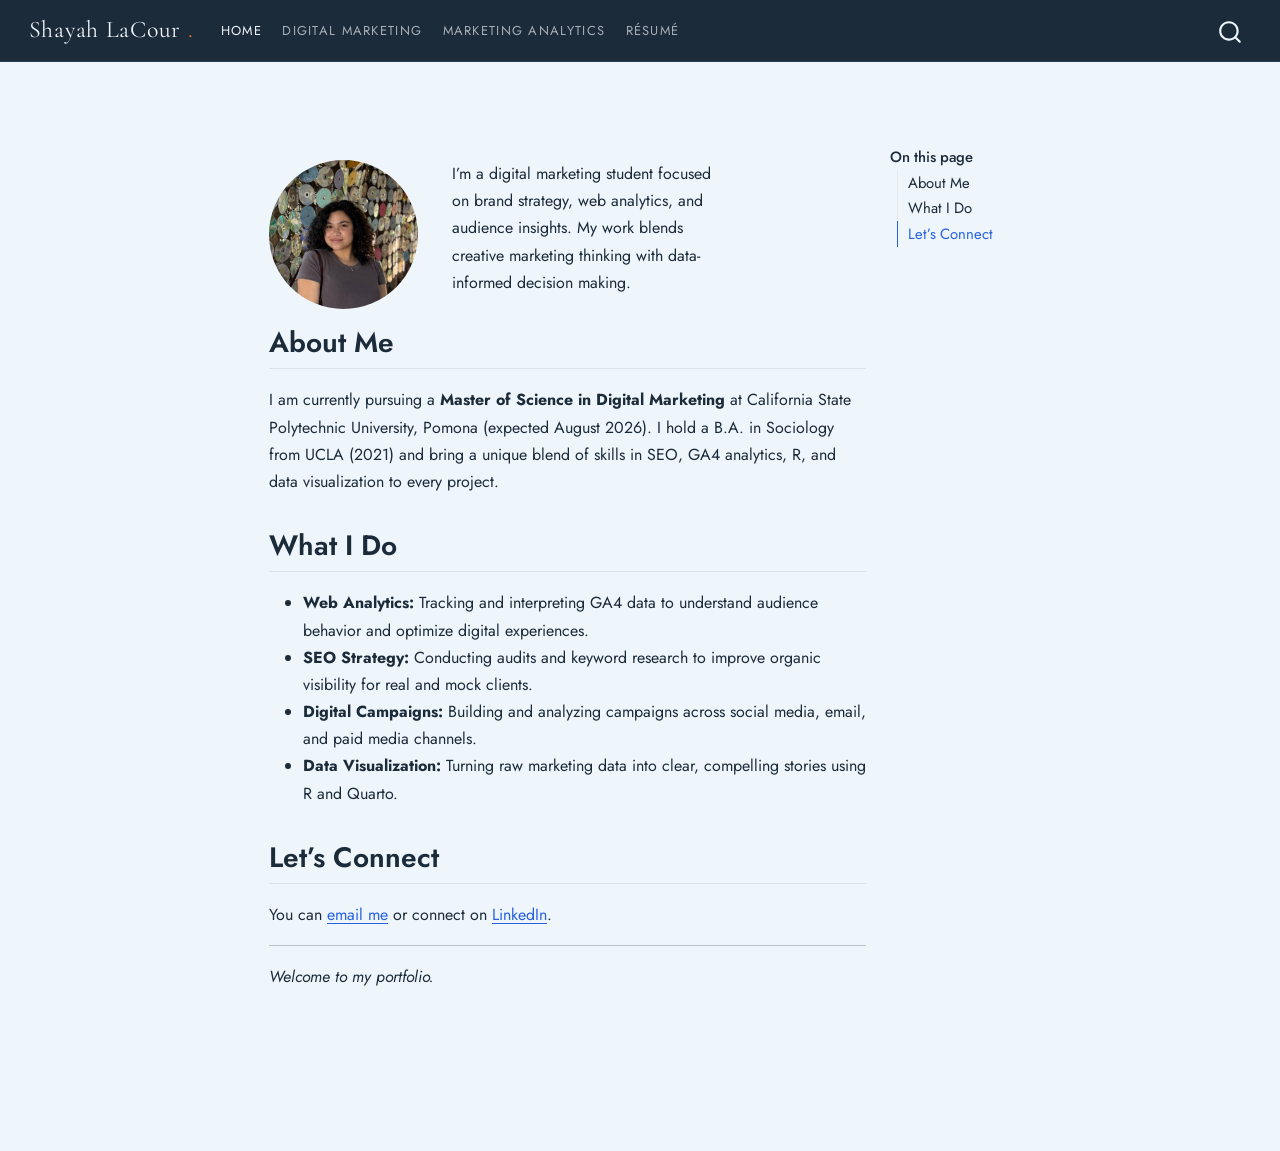
<file: docs/index.html>
<!DOCTYPE html>
<html xmlns="http://www.w3.org/1999/xhtml" lang="en" xml:lang="en"><head>

<meta charset="utf-8">
<meta name="generator" content="quarto-1.9.37">

<meta name="viewport" content="width=device-width, initial-scale=1.0, user-scalable=yes">


<title>Hi, I’m Shayah LaCour – Shayah LaCour</title>
<style>
/* Default styles provided by pandoc.
** See https://pandoc.org/MANUAL.html#variables-for-html for config info.
*/
code{white-space: pre-wrap;}
span.smallcaps{font-variant: small-caps;}
div.columns{display: flex; gap: min(4vw, 1.5em);}
div.column{flex: auto; overflow-x: auto;}
div.hanging-indent{margin-left: 1.5em; text-indent: -1.5em;}
ul.task-list{list-style: none;}
ul.task-list li input[type="checkbox"] {
  width: 0.8em;
  margin: 0 0.8em 0.2em -1em; /* quarto-specific, see https://github.com/quarto-dev/quarto-cli/issues/4556 */ 
  vertical-align: middle;
}
</style>


<script src="site_libs/quarto-nav/quarto-nav.js"></script>
<script src="site_libs/quarto-nav/headroom.min.js"></script>
<script src="site_libs/clipboard/clipboard.min.js"></script>
<script src="site_libs/quarto-search/autocomplete.umd.js"></script>
<script src="site_libs/quarto-search/fuse.min.js"></script>
<script src="site_libs/quarto-search/quarto-search.js"></script>
<meta name="quarto:offset" content="./">
<script src="site_libs/quarto-html/quarto.js" type="module"></script>
<script src="site_libs/quarto-html/tabsets/tabsets.js" type="module"></script>
<script src="site_libs/quarto-html/popper.min.js"></script>
<script src="site_libs/quarto-html/tippy.umd.min.js"></script>
<script src="site_libs/quarto-html/anchor.min.js"></script>
<link href="site_libs/quarto-html/tippy.css" rel="stylesheet">
<link href="site_libs/quarto-html/quarto-syntax-highlighting-7f8f88aac4f3542376d5c11b86a4c14d.css" rel="stylesheet" id="quarto-text-highlighting-styles">
<script src="site_libs/bootstrap/bootstrap.min.js"></script>
<link href="site_libs/bootstrap/bootstrap-icons.css" rel="stylesheet">
<link href="site_libs/bootstrap/bootstrap-b8081a593e509f4336269ac34a982aa4.min.css" rel="stylesheet" append-hash="true" id="quarto-bootstrap" data-mode="light">
<script id="quarto-search-options" type="application/json">{
  "location": "navbar",
  "copy-button": false,
  "collapse-after": 3,
  "panel-placement": "end",
  "type": "overlay",
  "limit": 50,
  "keyboard-shortcut": [
    "f",
    "/",
    "s"
  ],
  "show-item-context": false,
  "language": {
    "search-no-results-text": "No results",
    "search-matching-documents-text": "matching documents",
    "search-copy-link-title": "Copy link to search",
    "search-hide-matches-text": "Hide additional matches",
    "search-more-match-text": "more match in this document",
    "search-more-matches-text": "more matches in this document",
    "search-clear-button-title": "Clear",
    "search-text-placeholder": "",
    "search-detached-cancel-button-title": "Cancel",
    "search-submit-button-title": "Submit",
    "search-label": "Search"
  }
}</script>


<!-- Google tag (gtag.js) -->
<script async="" src="https://www.googletagmanager.com/gtag/js?id=G-MWDM8HZL6J"></script>
<script>
  window.dataLayer = window.dataLayer || [];
  function gtag(){dataLayer.push(arguments);}
  gtag('js', new Date());
  gtag('config', 'G-MWDM8HZL6J');
</script>


<link rel="stylesheet" href="styles.css">
</head>

<body class="nav-fixed quarto-light">

<div id="quarto-search-results"></div>
  <header id="quarto-header" class="headroom fixed-top">
    <nav class="navbar navbar-expand-lg " data-bs-theme="dark">
      <div class="navbar-container container-fluid">
      <div class="navbar-brand-container mx-auto">
    <a class="navbar-brand" href="./index.html">
    <span class="navbar-title">Shayah LaCour</span>
    </a>
  </div>
            <div id="quarto-search" class="" title="Search"></div>
          <button class="navbar-toggler" type="button" data-bs-toggle="collapse" data-bs-target="#navbarCollapse" aria-controls="navbarCollapse" role="menu" aria-expanded="false" aria-label="Toggle navigation" onclick="if (window.quartoToggleHeadroom) { window.quartoToggleHeadroom(); }">
  <span class="navbar-toggler-icon"></span>
</button>
          <div class="collapse navbar-collapse" id="navbarCollapse">
            <ul class="navbar-nav navbar-nav-scroll me-auto">
  <li class="nav-item">
    <a class="nav-link active" href="./index.html" aria-current="page"> 
<span class="menu-text">Home</span></a>
  </li>  
  <li class="nav-item">
    <a class="nav-link" href="./digital-marketing.html"> 
<span class="menu-text">Digital Marketing</span></a>
  </li>  
  <li class="nav-item">
    <a class="nav-link" href="./marketing-analytics.html"> 
<span class="menu-text">Marketing Analytics</span></a>
  </li>  
  <li class="nav-item">
    <a class="nav-link" href="./resume.html"> 
<span class="menu-text">Résumé</span></a>
  </li>  
</ul>
          </div> <!-- /navcollapse -->
            <div class="quarto-navbar-tools">
</div>
      </div> <!-- /container-fluid -->
    </nav>
</header>
<!-- content -->
<div id="quarto-content" class="quarto-container page-columns page-rows-contents page-layout-article page-navbar">
<!-- sidebar -->
<!-- margin-sidebar -->
    <div id="quarto-margin-sidebar" class="sidebar margin-sidebar">
        <nav id="TOC" role="doc-toc" class="toc-active">
    <h2 id="toc-title">On this page</h2>
   
  <ul>
  <li><a href="#about-me" id="toc-about-me" class="nav-link active" data-scroll-target="#about-me">About Me</a></li>
  <li><a href="#what-i-do" id="toc-what-i-do" class="nav-link" data-scroll-target="#what-i-do">What I Do</a></li>
  <li><a href="#lets-connect" id="toc-lets-connect" class="nav-link" data-scroll-target="#lets-connect">Let’s Connect</a></li>
  </ul>
</nav>
    </div>
<!-- main -->
<main class="content" id="quarto-document-content">

<header id="title-block-header" class="quarto-title-block default">
<div class="quarto-title">
<h1 class="title">Hi, I’m Shayah LaCour</h1>
</div>



<div class="quarto-title-meta">

    
  
    
  </div>
  


</header>


<div class="columns">
<div class="column" style="width:25%;">
<p><img src="myheadshot.jpeg" class="img-fluid" style="border-radius: 50%; width: 100%; aspect-ratio: 1; object-fit: cover"></p>
</div><div class="column" style="padding-left: 2rem;">
<p>I’m a digital marketing student focused on brand strategy, web analytics, and audience insights. My work blends creative marketing thinking with data-informed decision making.</p>
</div>
</div>
<section id="about-me" class="level2">
<h2 class="anchored" data-anchor-id="about-me">About Me</h2>
<p>I am currently pursuing a <strong>Master of Science in Digital Marketing</strong> at California State Polytechnic University, Pomona (expected August 2026). I hold a B.A. in Sociology from UCLA (2021) and bring a unique blend of skills in SEO, GA4 analytics, R, and data visualization to every project.</p>
</section>
<section id="what-i-do" class="level2">
<h2 class="anchored" data-anchor-id="what-i-do">What I Do</h2>
<ul>
<li><strong>Web Analytics:</strong> Tracking and interpreting GA4 data to understand audience behavior and optimize digital experiences.</li>
<li><strong>SEO Strategy:</strong> Conducting audits and keyword research to improve organic visibility for real and mock clients.</li>
<li><strong>Digital Campaigns:</strong> Building and analyzing campaigns across social media, email, and paid media channels.</li>
<li><strong>Data Visualization:</strong> Turning raw marketing data into clear, compelling stories using R and Quarto.</li>
</ul>
</section>
<section id="lets-connect" class="level2">
<h2 class="anchored" data-anchor-id="lets-connect">Let’s Connect</h2>
<p>You can <a href="mailto:slacour@cpp.edu">email me</a> or connect on <a href="https://www.linkedin.com/in/shayah-lacour">LinkedIn</a>.</p>
<hr>
<p><em>Welcome to my portfolio.</em></p>


</section>

</main> <!-- /main -->
<script id="quarto-html-after-body" type="application/javascript">
  window.document.addEventListener("DOMContentLoaded", function (event) {
    const icon = "";
    const anchorJS = new window.AnchorJS();
    anchorJS.options = {
      placement: 'right',
      icon: icon
    };
    anchorJS.add('.anchored');
    const isCodeAnnotation = (el) => {
      for (const clz of el.classList) {
        if (clz.startsWith('code-annotation-')) {                     
          return true;
        }
      }
      return false;
    }
    const onCopySuccess = function(e) {
      // button target
      const button = e.trigger;
      // don't keep focus
      button.blur();
      // flash "checked"
      button.classList.add('code-copy-button-checked');
      var currentTitle = button.getAttribute("title");
      button.setAttribute("title", "Copied!");
      let tooltip;
      if (window.bootstrap) {
        button.setAttribute("data-bs-toggle", "tooltip");
        button.setAttribute("data-bs-placement", "left");
        button.setAttribute("data-bs-title", "Copied!");
        tooltip = new bootstrap.Tooltip(button, 
          { trigger: "manual", 
            customClass: "code-copy-button-tooltip",
            offset: [0, -8]});
        tooltip.show();    
      }
      setTimeout(function() {
        if (tooltip) {
          tooltip.hide();
          button.removeAttribute("data-bs-title");
          button.removeAttribute("data-bs-toggle");
          button.removeAttribute("data-bs-placement");
        }
        button.setAttribute("title", currentTitle);
        button.classList.remove('code-copy-button-checked');
      }, 1000);
      // clear code selection
      e.clearSelection();
    }
    const getTextToCopy = function(trigger) {
      const outerScaffold = trigger.parentElement.cloneNode(true);
      const codeEl = outerScaffold.querySelector('code');
      for (const childEl of codeEl.children) {
        if (isCodeAnnotation(childEl)) {
          childEl.remove();
        }
      }
      return codeEl.innerText;
    }
    const clipboard = new window.ClipboardJS('.code-copy-button:not([data-in-quarto-modal])', {
      text: getTextToCopy
    });
    clipboard.on('success', onCopySuccess);
    if (window.document.getElementById('quarto-embedded-source-code-modal')) {
      const clipboardModal = new window.ClipboardJS('.code-copy-button[data-in-quarto-modal]', {
        text: getTextToCopy,
        container: window.document.getElementById('quarto-embedded-source-code-modal')
      });
      clipboardModal.on('success', onCopySuccess);
    }
      var localhostRegex = new RegExp(/^(?:http|https):\/\/localhost\:?[0-9]*\//);
      var mailtoRegex = new RegExp(/^mailto:/);
        var filterRegex = new RegExp('/' + window.location.host + '/');
      var isInternal = (href) => {
          return filterRegex.test(href) || localhostRegex.test(href) || mailtoRegex.test(href);
      }
      // Inspect non-navigation links and adorn them if external
     var links = window.document.querySelectorAll('a[href]:not(.nav-link):not(.navbar-brand):not(.toc-action):not(.sidebar-link):not(.sidebar-item-toggle):not(.pagination-link):not(.no-external):not([aria-hidden]):not(.dropdown-item):not(.quarto-navigation-tool):not(.about-link)');
      for (var i=0; i<links.length; i++) {
        const link = links[i];
        if (!isInternal(link.href)) {
          // undo the damage that might have been done by quarto-nav.js in the case of
          // links that we want to consider external
          if (link.dataset.originalHref !== undefined) {
            link.href = link.dataset.originalHref;
          }
        }
      }
    function tippyHover(el, contentFn, onTriggerFn, onUntriggerFn) {
      const config = {
        allowHTML: true,
        maxWidth: 500,
        delay: 100,
        arrow: false,
        appendTo: function(el) {
            return el.parentElement;
        },
        interactive: true,
        interactiveBorder: 10,
        theme: 'quarto',
        placement: 'bottom-start',
      };
      if (contentFn) {
        config.content = contentFn;
      }
      if (onTriggerFn) {
        config.onTrigger = onTriggerFn;
      }
      if (onUntriggerFn) {
        config.onUntrigger = onUntriggerFn;
      }
      window.tippy(el, config); 
    }
    const noterefs = window.document.querySelectorAll('a[role="doc-noteref"]');
    for (var i=0; i<noterefs.length; i++) {
      const ref = noterefs[i];
      tippyHover(ref, function() {
        // use id or data attribute instead here
        let href = ref.getAttribute('data-footnote-href') || ref.getAttribute('href');
        try { href = new URL(href).hash; } catch {}
        const id = href.replace(/^#\/?/, "");
        const note = window.document.getElementById(id);
        if (note) {
          return note.innerHTML;
        } else {
          return "";
        }
      });
    }
    const xrefs = window.document.querySelectorAll('a.quarto-xref');
    const processXRef = (id, note) => {
      // Strip column container classes
      const stripColumnClz = (el) => {
        el.classList.remove("page-full", "page-columns");
        if (el.children) {
          for (const child of el.children) {
            stripColumnClz(child);
          }
        }
      }
      stripColumnClz(note)
      if (id === null || id.startsWith('sec-')) {
        // Special case sections, only their first couple elements
        const container = document.createElement("div");
        if (note.children && note.children.length > 2) {
          container.appendChild(note.children[0].cloneNode(true));
          for (let i = 1; i < note.children.length; i++) {
            const child = note.children[i];
            if (child.tagName === "P" && child.innerText === "") {
              continue;
            } else {
              container.appendChild(child.cloneNode(true));
              break;
            }
          }
          if (window.Quarto?.typesetMath) {
            window.Quarto.typesetMath(container);
          }
          return container.innerHTML
        } else {
          if (window.Quarto?.typesetMath) {
            window.Quarto.typesetMath(note);
          }
          return note.innerHTML;
        }
      } else {
        // Remove any anchor links if they are present
        const anchorLink = note.querySelector('a.anchorjs-link');
        if (anchorLink) {
          anchorLink.remove();
        }
        if (window.Quarto?.typesetMath) {
          window.Quarto.typesetMath(note);
        }
        if (note.classList.contains("callout")) {
          return note.outerHTML;
        } else {
          return note.innerHTML;
        }
      }
    }
    for (var i=0; i<xrefs.length; i++) {
      const xref = xrefs[i];
      tippyHover(xref, undefined, function(instance) {
        instance.disable();
        let url = xref.getAttribute('href');
        let hash = undefined; 
        if (url.startsWith('#')) {
          hash = url;
        } else {
          try { hash = new URL(url).hash; } catch {}
        }
        if (hash) {
          const id = hash.replace(/^#\/?/, "");
          const note = window.document.getElementById(id);
          if (note !== null) {
            try {
              const html = processXRef(id, note.cloneNode(true));
              instance.setContent(html);
            } finally {
              instance.enable();
              instance.show();
            }
          } else {
            // See if we can fetch this
            fetch(url.split('#')[0])
            .then(res => res.text())
            .then(html => {
              const parser = new DOMParser();
              const htmlDoc = parser.parseFromString(html, "text/html");
              const note = htmlDoc.getElementById(id);
              if (note !== null) {
                const html = processXRef(id, note);
                instance.setContent(html);
              } 
            }).finally(() => {
              instance.enable();
              instance.show();
            });
          }
        } else {
          // See if we can fetch a full url (with no hash to target)
          // This is a special case and we should probably do some content thinning / targeting
          fetch(url)
          .then(res => res.text())
          .then(html => {
            const parser = new DOMParser();
            const htmlDoc = parser.parseFromString(html, "text/html");
            const note = htmlDoc.querySelector('main.content');
            if (note !== null) {
              // This should only happen for chapter cross references
              // (since there is no id in the URL)
              // remove the first header
              if (note.children.length > 0 && note.children[0].tagName === "HEADER") {
                note.children[0].remove();
              }
              const html = processXRef(null, note);
              instance.setContent(html);
            } 
          }).finally(() => {
            instance.enable();
            instance.show();
          });
        }
      }, function(instance) {
      });
    }
        let selectedAnnoteEl;
        const selectorForAnnotation = ( cell, annotation) => {
          let cellAttr = 'data-code-cell="' + cell + '"';
          let lineAttr = 'data-code-annotation="' +  annotation + '"';
          const selector = 'span[' + cellAttr + '][' + lineAttr + ']';
          return selector;
        }
        const selectCodeLines = (annoteEl) => {
          const doc = window.document;
          const targetCell = annoteEl.getAttribute("data-target-cell");
          const targetAnnotation = annoteEl.getAttribute("data-target-annotation");
          const annoteSpan = window.document.querySelector(selectorForAnnotation(targetCell, targetAnnotation));
          const lines = annoteSpan.getAttribute("data-code-lines").split(",");
          const lineIds = lines.map((line) => {
            return targetCell + "-" + line;
          })
          let top = null;
          let height = null;
          let parent = null;
          if (lineIds.length > 0) {
              //compute the position of the single el (top and bottom and make a div)
              const el = window.document.getElementById(lineIds[0]);
              top = el.offsetTop;
              height = el.offsetHeight;
              parent = el.parentElement.parentElement;
            if (lineIds.length > 1) {
              const lastEl = window.document.getElementById(lineIds[lineIds.length - 1]);
              const bottom = lastEl.offsetTop + lastEl.offsetHeight;
              height = bottom - top;
            }
            if (top !== null && height !== null && parent !== null) {
              // cook up a div (if necessary) and position it 
              let div = window.document.getElementById("code-annotation-line-highlight");
              if (div === null) {
                div = window.document.createElement("div");
                div.setAttribute("id", "code-annotation-line-highlight");
                div.style.position = 'absolute';
                parent.appendChild(div);
              }
              div.style.top = top - 2 + "px";
              div.style.height = height + 4 + "px";
              div.style.left = 0;
              let gutterDiv = window.document.getElementById("code-annotation-line-highlight-gutter");
              if (gutterDiv === null) {
                gutterDiv = window.document.createElement("div");
                gutterDiv.setAttribute("id", "code-annotation-line-highlight-gutter");
                gutterDiv.style.position = 'absolute';
                const codeCell = window.document.getElementById(targetCell);
                const gutter = codeCell.querySelector('.code-annotation-gutter');
                gutter.appendChild(gutterDiv);
              }
              gutterDiv.style.top = top - 2 + "px";
              gutterDiv.style.height = height + 4 + "px";
            }
            selectedAnnoteEl = annoteEl;
          }
        };
        const unselectCodeLines = () => {
          const elementsIds = ["code-annotation-line-highlight", "code-annotation-line-highlight-gutter"];
          elementsIds.forEach((elId) => {
            const div = window.document.getElementById(elId);
            if (div) {
              div.remove();
            }
          });
          selectedAnnoteEl = undefined;
        };
          // Handle positioning of the toggle
      window.addEventListener(
        "resize",
        throttle(() => {
          elRect = undefined;
          if (selectedAnnoteEl) {
            selectCodeLines(selectedAnnoteEl);
          }
        }, 10)
      );
      function throttle(fn, ms) {
      let throttle = false;
      let timer;
        return (...args) => {
          if(!throttle) { // first call gets through
              fn.apply(this, args);
              throttle = true;
          } else { // all the others get throttled
              if(timer) clearTimeout(timer); // cancel #2
              timer = setTimeout(() => {
                fn.apply(this, args);
                timer = throttle = false;
              }, ms);
          }
        };
      }
        // Attach click handler to the DT
        const annoteDls = window.document.querySelectorAll('dt[data-target-cell]');
        for (const annoteDlNode of annoteDls) {
          annoteDlNode.addEventListener('click', (event) => {
            const clickedEl = event.target;
            if (clickedEl !== selectedAnnoteEl) {
              unselectCodeLines();
              const activeEl = window.document.querySelector('dt[data-target-cell].code-annotation-active');
              if (activeEl) {
                activeEl.classList.remove('code-annotation-active');
              }
              selectCodeLines(clickedEl);
              clickedEl.classList.add('code-annotation-active');
            } else {
              // Unselect the line
              unselectCodeLines();
              clickedEl.classList.remove('code-annotation-active');
            }
          });
        }
    const findCites = (el) => {
      const parentEl = el.parentElement;
      if (parentEl) {
        const cites = parentEl.dataset.cites;
        if (cites) {
          return {
            el,
            cites: cites.split(' ')
          };
        } else {
          return findCites(el.parentElement)
        }
      } else {
        return undefined;
      }
    };
    var bibliorefs = window.document.querySelectorAll('a[role="doc-biblioref"]');
    for (var i=0; i<bibliorefs.length; i++) {
      const ref = bibliorefs[i];
      const citeInfo = findCites(ref);
      if (citeInfo) {
        tippyHover(citeInfo.el, function() {
          var popup = window.document.createElement('div');
          citeInfo.cites.forEach(function(cite) {
            var citeDiv = window.document.createElement('div');
            citeDiv.classList.add('hanging-indent');
            citeDiv.classList.add('csl-entry');
            var biblioDiv = window.document.getElementById('ref-' + cite);
            if (biblioDiv) {
              citeDiv.innerHTML = biblioDiv.innerHTML;
            }
            popup.appendChild(citeDiv);
          });
          return popup.innerHTML;
        });
      }
    }
  });
  </script>
</div> <!-- /content -->




</body></html>
</file>
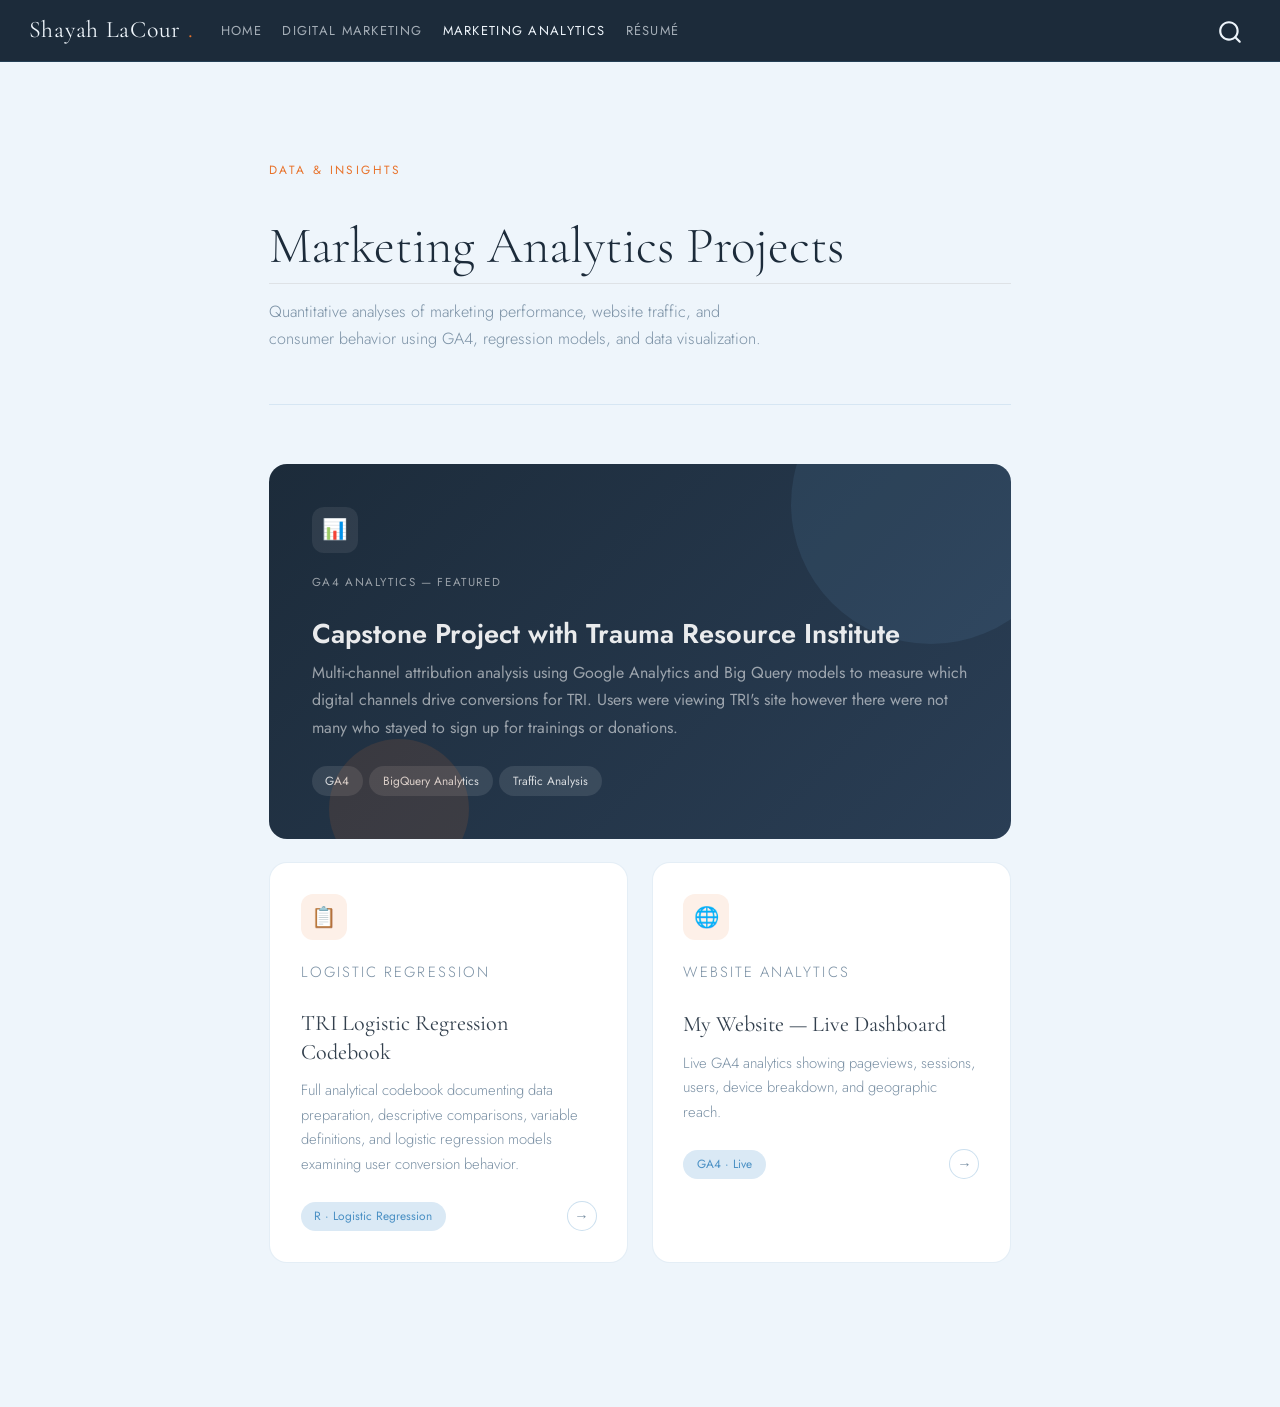
<file: docs/marketing-analytics.html>
<!DOCTYPE html>
<html xmlns="http://www.w3.org/1999/xhtml" lang="en" xml:lang="en"><head>

<meta charset="utf-8">
<meta name="generator" content="quarto-1.9.37">

<meta name="viewport" content="width=device-width, initial-scale=1.0, user-scalable=yes">


<title>Marketing Analytics – Shayah LaCour</title>
<style>
/* Default styles provided by pandoc.
** See https://pandoc.org/MANUAL.html#variables-for-html for config info.
*/
code{white-space: pre-wrap;}
span.smallcaps{font-variant: small-caps;}
div.columns{display: flex; gap: min(4vw, 1.5em);}
div.column{flex: auto; overflow-x: auto;}
div.hanging-indent{margin-left: 1.5em; text-indent: -1.5em;}
ul.task-list{list-style: none;}
ul.task-list li input[type="checkbox"] {
  width: 0.8em;
  margin: 0 0.8em 0.2em -1em; /* quarto-specific, see https://github.com/quarto-dev/quarto-cli/issues/4556 */ 
  vertical-align: middle;
}
</style>


<script src="site_libs/quarto-nav/quarto-nav.js"></script>
<script src="site_libs/quarto-nav/headroom.min.js"></script>
<script src="site_libs/clipboard/clipboard.min.js"></script>
<script src="site_libs/quarto-search/autocomplete.umd.js"></script>
<script src="site_libs/quarto-search/fuse.min.js"></script>
<script src="site_libs/quarto-search/quarto-search.js"></script>
<meta name="quarto:offset" content="./">
<script src="site_libs/quarto-html/quarto.js" type="module"></script>
<script src="site_libs/quarto-html/tabsets/tabsets.js" type="module"></script>
<script src="site_libs/quarto-html/popper.min.js"></script>
<script src="site_libs/quarto-html/tippy.umd.min.js"></script>
<script src="site_libs/quarto-html/anchor.min.js"></script>
<link href="site_libs/quarto-html/tippy.css" rel="stylesheet">
<link href="site_libs/quarto-html/quarto-syntax-highlighting-7f8f88aac4f3542376d5c11b86a4c14d.css" rel="stylesheet" id="quarto-text-highlighting-styles">
<script src="site_libs/bootstrap/bootstrap.min.js"></script>
<link href="site_libs/bootstrap/bootstrap-icons.css" rel="stylesheet">
<link href="site_libs/bootstrap/bootstrap-b8081a593e509f4336269ac34a982aa4.min.css" rel="stylesheet" append-hash="true" id="quarto-bootstrap" data-mode="light">
<script id="quarto-search-options" type="application/json">{
  "location": "navbar",
  "copy-button": false,
  "collapse-after": 3,
  "panel-placement": "end",
  "type": "overlay",
  "limit": 50,
  "keyboard-shortcut": [
    "f",
    "/",
    "s"
  ],
  "show-item-context": false,
  "language": {
    "search-no-results-text": "No results",
    "search-matching-documents-text": "matching documents",
    "search-copy-link-title": "Copy link to search",
    "search-hide-matches-text": "Hide additional matches",
    "search-more-match-text": "more match in this document",
    "search-more-matches-text": "more matches in this document",
    "search-clear-button-title": "Clear",
    "search-text-placeholder": "",
    "search-detached-cancel-button-title": "Cancel",
    "search-submit-button-title": "Submit",
    "search-label": "Search"
  }
}</script>


<!-- Google tag (gtag.js) -->
<script async="" src="https://www.googletagmanager.com/gtag/js?id=G-MWDM8HZL6J"></script>
<script>
  window.dataLayer = window.dataLayer || [];
  function gtag(){dataLayer.push(arguments);}
  gtag('js', new Date());
  gtag('config', 'G-MWDM8HZL6J');
</script>


<link rel="stylesheet" href="styles.css">
</head>

<body class="nav-fixed fullcontent quarto-light">

<div id="quarto-search-results"></div>
  <header id="quarto-header" class="headroom fixed-top">
    <nav class="navbar navbar-expand-lg " data-bs-theme="dark">
      <div class="navbar-container container-fluid">
      <div class="navbar-brand-container mx-auto">
    <a class="navbar-brand" href="./index.html">
    <span class="navbar-title">Shayah LaCour</span>
    </a>
  </div>
            <div id="quarto-search" class="" title="Search"></div>
          <button class="navbar-toggler" type="button" data-bs-toggle="collapse" data-bs-target="#navbarCollapse" aria-controls="navbarCollapse" role="menu" aria-expanded="false" aria-label="Toggle navigation" onclick="if (window.quartoToggleHeadroom) { window.quartoToggleHeadroom(); }">
  <span class="navbar-toggler-icon"></span>
</button>
          <div class="collapse navbar-collapse" id="navbarCollapse">
            <ul class="navbar-nav navbar-nav-scroll me-auto">
  <li class="nav-item">
    <a class="nav-link" href="./index.html"> 
<span class="menu-text">Home</span></a>
  </li>  
  <li class="nav-item">
    <a class="nav-link" href="./digital-marketing.html"> 
<span class="menu-text">Digital Marketing</span></a>
  </li>  
  <li class="nav-item">
    <a class="nav-link active" href="./marketing-analytics.html" aria-current="page"> 
<span class="menu-text">Marketing Analytics</span></a>
  </li>  
  <li class="nav-item">
    <a class="nav-link" href="./resume.html"> 
<span class="menu-text">Résumé</span></a>
  </li>  
</ul>
          </div> <!-- /navcollapse -->
            <div class="quarto-navbar-tools">
</div>
      </div> <!-- /container-fluid -->
    </nav>
</header>
<!-- content -->
<div id="quarto-content" class="quarto-container page-columns page-rows-contents page-layout-article page-navbar">
<!-- sidebar -->
<!-- margin-sidebar -->
    
<!-- main -->
<main class="content" id="quarto-document-content">

<header id="title-block-header" class="quarto-title-block default">
<div class="quarto-title">
<h1 class="title">Marketing Analytics</h1>
</div>



<div class="quarto-title-meta">

    
  
    
  </div>
  


</header>


<div class="page-header">
  <p class="page-eyebrow">Data &amp; Insights</p>
  <h2 class="anchored">Marketing Analytics Projects</h2>
  <p class="page-desc">Quantitative analyses of marketing performance, website traffic, and consumer behavior using GA4, regression models, and data visualization.</p>
</div>

<!-- ── FEATURED GA4 CARD ── -->
<div class="featured-card" style="margin-bottom:1.4rem;">
  <div class="card-icon" style="background:rgba(255,255,255,0.08);">📊</div>
  <p class="card-type">GA4 Analytics — Featured</p>
  <h3 class="anchored">Capstone Project with Trauma Resource Institute</h3>
  <p>Multi-channel attribution analysis using Google Analytics and Big Query models to measure which digital channels drive conversions for TRI. Users were viewing TRI's site however there were not many who stayed to sign up for trainings or donations.</p>
  <div style="margin-top:1.5rem; display:flex; gap:0.4rem; flex-wrap:wrap;">
    <span class="card-tag">GA4</span>
    <span class="card-tag">BigQuery Analytics</span>
    <span class="card-tag">Traffic Analysis</span>
  </div>
</div>

<!-- ── ANALYTICS CARDS GRID ── -->
<div class="projects-grid">


  <!-- ── CARD 1: TRI Logistic Regression Codebook ── -->
  <div class="project-card" onclick="openCodebook()">
    <div class="card-icon">📋</div>
    <p class="card-type">Logistic Regression</p>
    <h3 class="anchored">TRI Logistic Regression Codebook</h3>
    <p>Full analytical codebook documenting data preparation, descriptive comparisons, variable definitions, and logistic regression models examining user conversion behavior.</p>
    <div class="card-footer">
      <span class="card-tag">R · Logistic Regression</span>
      <span class="card-arrow">→</span>
    </div>
  </div>
  
  <!-- ── CARD 2: My Website Analytics ── -->
<div class="project-card" onclick="openWebAnalytics()">
  <div class="card-icon">🌐</div>
  <p class="card-type">Website Analytics</p>
  <h3 class="anchored">My Website — Live Dashboard</h3>
  <p>Live GA4 analytics showing pageviews, sessions, users, device breakdown, and geographic reach.</p>
  <div class="card-footer">
    <span class="card-tag">GA4 · Live</span>
    <span class="card-arrow">→</span>
  </div>
</div>



<!-- ════════════════════════════════════════════
     MODAL 1 — TRI LOGISTIC REGRESSION CODEBOOK
     Uses an iframe to display the rendered TRICodebook.html
════════════════════════════════════════════ -->
<div class="project-detail" id="codebookModal">
  <div class="detail-panel" style="width:100vw; height:100vh; padding:0; border-radius:0;">

    <button class="close-btn" onclick="closeCodebook()" style="position:absolute; top:20px; right:30px; z-index:10;">
      ✕
    </button>

    <iframe src="TRICodebookOfficial.html" style="width:100%; height:100%; border:none;">
    </iframe>

  </div>
</div>

<!-- ════════════════════════════════════════════
     MODAL 2 — MY WEBSITE ANALYTICS (Looker Studio)
════════════════════════════════════════════ -->
<div class="project-detail" id="webAnalyticsModal">
  <div class="detail-panel" style="width:100vw; height:100vh; padding:0; border-radius:0;">

    <button class="close-btn" onclick="closeWebAnalytics()" style="position:absolute; top:20px; right:30px; z-index:10;">
      ✕
    </button>

    <iframe src="https://datastudio.google.com/embed/reporting/93df26b0-c555-48b7-82b5-6641714d86a7/page/PHfxF" width="100%" height="100%" frameborder="0" style="border:0; display:block;" allowfullscreen="" sandbox="allow-storage-access-by-user-activation allow-scripts allow-same-origin allow-popups allow-popups-to-escape-sandbox">
    </iframe>

  </div>
</div>


<!-- ── STANDARD PROJECT MODAL (for other cards) ── -->
<div class="project-detail" id="projectDetail">
  <div class="detail-panel">
    <button class="close-btn" onclick="closeProject()">✕</button>
    <div id="detailContent"></div>
  </div>
</div>

<script>
// ── Dashboard modal ──
function openDashboard() { document.getElementById('dashboardModal').classList.add('open'); }
function closeDashboard() { document.getElementById('dashboardModal').classList.remove('open'); }
document.getElementById('dashboardModal').addEventListener('click', function(e) {
  if (e.target === this) closeDashboard();
});

function openWebAnalytics() { document.getElementById('webAnalyticsModal').classList.add('open'); }
function closeWebAnalytics() { document.getElementById('webAnalyticsModal').classList.remove('open'); }
document.getElementById('webAnalyticsModal').addEventListener('click', function(e) {
  if (e.target === this) closeWebAnalytics();
});

// ── Codebook modal ──
function openCodebook() { document.getElementById('codebookModal').classList.add('open'); }
function closeCodebook() { document.getElementById('codebookModal').classList.remove('open'); }
document.getElementById('codebookModal').addEventListener('click', function(e) {
  if (e.target === this) closeCodebook();
});


function openProject(id) {
  const p = projects[id];
  if (!p) return;
  document.getElementById('detailContent').innerHTML = `
    <p style="font-size:0.68rem;letter-spacing:0.14em;text-transform:uppercase;color:#E8722A;font-weight:400;margin-bottom:0.5rem;">${p.icon} ${p.type}</p>
    <h3>${p.title}</h3>
    <div class="detail-meta">${p.tags.map(t=>`<span class="card-tag">${t}</span>`).join('')}</div>
    <div class="detail-section"><label>Data &amp; Source</label><p>${p.data}</p></div>
    <div class="detail-section"><label>Managerial Problem</label><p>${p.problem}</p></div>
    <div class="detail-section"><label>Target Audience</label><p>${p.audience}</p></div>
    <div class="detail-section"><label>Research Questions / Objectives</label><p>${p.questions}</p></div>
    <div class="detail-section"><label>Expected Business Impact</label><p>${p.impact}</p></div>
    <div class="detail-section"><label>Methods</label><p>${p.methods}</p></div>
  `;
  document.getElementById('projectDetail').classList.add('open');
}

function closeProject() { document.getElementById('projectDetail').classList.remove('open'); }
document.getElementById('projectDetail').addEventListener('click', function(e) {
  if (e.target === this) closeProject();
});
</script>
<script>document.getElementById("dashboard-charts").innerHTML = `<img src="[data-uri]" style="width:100%;border-radius:8px;margin-bottom:1rem;" /><img src="[data-uri]" style="width:100%;border-radius:8px;margin-bottom:1rem;" /><img src="[data-uri]" style="width:100%;border-radius:8px;margin-bottom:1rem;" /><img src="[data-uri]" style="width:100%;border-radius:8px;margin-bottom:1rem;" /><img src="[data-uri]" style="width:100%;border-radius:8px;margin-bottom:1rem;" /><img src="[data-uri]" style="width:100%;border-radius:8px;margin-bottom:1rem;" />`;</script>



</div></main> <!-- /main -->
<script id="quarto-html-after-body" type="application/javascript">
  window.document.addEventListener("DOMContentLoaded", function (event) {
    const icon = "";
    const anchorJS = new window.AnchorJS();
    anchorJS.options = {
      placement: 'right',
      icon: icon
    };
    anchorJS.add('.anchored');
    const isCodeAnnotation = (el) => {
      for (const clz of el.classList) {
        if (clz.startsWith('code-annotation-')) {                     
          return true;
        }
      }
      return false;
    }
    const onCopySuccess = function(e) {
      // button target
      const button = e.trigger;
      // don't keep focus
      button.blur();
      // flash "checked"
      button.classList.add('code-copy-button-checked');
      var currentTitle = button.getAttribute("title");
      button.setAttribute("title", "Copied!");
      let tooltip;
      if (window.bootstrap) {
        button.setAttribute("data-bs-toggle", "tooltip");
        button.setAttribute("data-bs-placement", "left");
        button.setAttribute("data-bs-title", "Copied!");
        tooltip = new bootstrap.Tooltip(button, 
          { trigger: "manual", 
            customClass: "code-copy-button-tooltip",
            offset: [0, -8]});
        tooltip.show();    
      }
      setTimeout(function() {
        if (tooltip) {
          tooltip.hide();
          button.removeAttribute("data-bs-title");
          button.removeAttribute("data-bs-toggle");
          button.removeAttribute("data-bs-placement");
        }
        button.setAttribute("title", currentTitle);
        button.classList.remove('code-copy-button-checked');
      }, 1000);
      // clear code selection
      e.clearSelection();
    }
    const getTextToCopy = function(trigger) {
      const outerScaffold = trigger.parentElement.cloneNode(true);
      const codeEl = outerScaffold.querySelector('code');
      for (const childEl of codeEl.children) {
        if (isCodeAnnotation(childEl)) {
          childEl.remove();
        }
      }
      return codeEl.innerText;
    }
    const clipboard = new window.ClipboardJS('.code-copy-button:not([data-in-quarto-modal])', {
      text: getTextToCopy
    });
    clipboard.on('success', onCopySuccess);
    if (window.document.getElementById('quarto-embedded-source-code-modal')) {
      const clipboardModal = new window.ClipboardJS('.code-copy-button[data-in-quarto-modal]', {
        text: getTextToCopy,
        container: window.document.getElementById('quarto-embedded-source-code-modal')
      });
      clipboardModal.on('success', onCopySuccess);
    }
      var localhostRegex = new RegExp(/^(?:http|https):\/\/localhost\:?[0-9]*\//);
      var mailtoRegex = new RegExp(/^mailto:/);
        var filterRegex = new RegExp('/' + window.location.host + '/');
      var isInternal = (href) => {
          return filterRegex.test(href) || localhostRegex.test(href) || mailtoRegex.test(href);
      }
      // Inspect non-navigation links and adorn them if external
     var links = window.document.querySelectorAll('a[href]:not(.nav-link):not(.navbar-brand):not(.toc-action):not(.sidebar-link):not(.sidebar-item-toggle):not(.pagination-link):not(.no-external):not([aria-hidden]):not(.dropdown-item):not(.quarto-navigation-tool):not(.about-link)');
      for (var i=0; i<links.length; i++) {
        const link = links[i];
        if (!isInternal(link.href)) {
          // undo the damage that might have been done by quarto-nav.js in the case of
          // links that we want to consider external
          if (link.dataset.originalHref !== undefined) {
            link.href = link.dataset.originalHref;
          }
        }
      }
    function tippyHover(el, contentFn, onTriggerFn, onUntriggerFn) {
      const config = {
        allowHTML: true,
        maxWidth: 500,
        delay: 100,
        arrow: false,
        appendTo: function(el) {
            return el.parentElement;
        },
        interactive: true,
        interactiveBorder: 10,
        theme: 'quarto',
        placement: 'bottom-start',
      };
      if (contentFn) {
        config.content = contentFn;
      }
      if (onTriggerFn) {
        config.onTrigger = onTriggerFn;
      }
      if (onUntriggerFn) {
        config.onUntrigger = onUntriggerFn;
      }
      window.tippy(el, config); 
    }
    const noterefs = window.document.querySelectorAll('a[role="doc-noteref"]');
    for (var i=0; i<noterefs.length; i++) {
      const ref = noterefs[i];
      tippyHover(ref, function() {
        // use id or data attribute instead here
        let href = ref.getAttribute('data-footnote-href') || ref.getAttribute('href');
        try { href = new URL(href).hash; } catch {}
        const id = href.replace(/^#\/?/, "");
        const note = window.document.getElementById(id);
        if (note) {
          return note.innerHTML;
        } else {
          return "";
        }
      });
    }
    const xrefs = window.document.querySelectorAll('a.quarto-xref');
    const processXRef = (id, note) => {
      // Strip column container classes
      const stripColumnClz = (el) => {
        el.classList.remove("page-full", "page-columns");
        if (el.children) {
          for (const child of el.children) {
            stripColumnClz(child);
          }
        }
      }
      stripColumnClz(note)
      if (id === null || id.startsWith('sec-')) {
        // Special case sections, only their first couple elements
        const container = document.createElement("div");
        if (note.children && note.children.length > 2) {
          container.appendChild(note.children[0].cloneNode(true));
          for (let i = 1; i < note.children.length; i++) {
            const child = note.children[i];
            if (child.tagName === "P" && child.innerText === "") {
              continue;
            } else {
              container.appendChild(child.cloneNode(true));
              break;
            }
          }
          if (window.Quarto?.typesetMath) {
            window.Quarto.typesetMath(container);
          }
          return container.innerHTML
        } else {
          if (window.Quarto?.typesetMath) {
            window.Quarto.typesetMath(note);
          }
          return note.innerHTML;
        }
      } else {
        // Remove any anchor links if they are present
        const anchorLink = note.querySelector('a.anchorjs-link');
        if (anchorLink) {
          anchorLink.remove();
        }
        if (window.Quarto?.typesetMath) {
          window.Quarto.typesetMath(note);
        }
        if (note.classList.contains("callout")) {
          return note.outerHTML;
        } else {
          return note.innerHTML;
        }
      }
    }
    for (var i=0; i<xrefs.length; i++) {
      const xref = xrefs[i];
      tippyHover(xref, undefined, function(instance) {
        instance.disable();
        let url = xref.getAttribute('href');
        let hash = undefined; 
        if (url.startsWith('#')) {
          hash = url;
        } else {
          try { hash = new URL(url).hash; } catch {}
        }
        if (hash) {
          const id = hash.replace(/^#\/?/, "");
          const note = window.document.getElementById(id);
          if (note !== null) {
            try {
              const html = processXRef(id, note.cloneNode(true));
              instance.setContent(html);
            } finally {
              instance.enable();
              instance.show();
            }
          } else {
            // See if we can fetch this
            fetch(url.split('#')[0])
            .then(res => res.text())
            .then(html => {
              const parser = new DOMParser();
              const htmlDoc = parser.parseFromString(html, "text/html");
              const note = htmlDoc.getElementById(id);
              if (note !== null) {
                const html = processXRef(id, note);
                instance.setContent(html);
              } 
            }).finally(() => {
              instance.enable();
              instance.show();
            });
          }
        } else {
          // See if we can fetch a full url (with no hash to target)
          // This is a special case and we should probably do some content thinning / targeting
          fetch(url)
          .then(res => res.text())
          .then(html => {
            const parser = new DOMParser();
            const htmlDoc = parser.parseFromString(html, "text/html");
            const note = htmlDoc.querySelector('main.content');
            if (note !== null) {
              // This should only happen for chapter cross references
              // (since there is no id in the URL)
              // remove the first header
              if (note.children.length > 0 && note.children[0].tagName === "HEADER") {
                note.children[0].remove();
              }
              const html = processXRef(null, note);
              instance.setContent(html);
            } 
          }).finally(() => {
            instance.enable();
            instance.show();
          });
        }
      }, function(instance) {
      });
    }
        let selectedAnnoteEl;
        const selectorForAnnotation = ( cell, annotation) => {
          let cellAttr = 'data-code-cell="' + cell + '"';
          let lineAttr = 'data-code-annotation="' +  annotation + '"';
          const selector = 'span[' + cellAttr + '][' + lineAttr + ']';
          return selector;
        }
        const selectCodeLines = (annoteEl) => {
          const doc = window.document;
          const targetCell = annoteEl.getAttribute("data-target-cell");
          const targetAnnotation = annoteEl.getAttribute("data-target-annotation");
          const annoteSpan = window.document.querySelector(selectorForAnnotation(targetCell, targetAnnotation));
          const lines = annoteSpan.getAttribute("data-code-lines").split(",");
          const lineIds = lines.map((line) => {
            return targetCell + "-" + line;
          })
          let top = null;
          let height = null;
          let parent = null;
          if (lineIds.length > 0) {
              //compute the position of the single el (top and bottom and make a div)
              const el = window.document.getElementById(lineIds[0]);
              top = el.offsetTop;
              height = el.offsetHeight;
              parent = el.parentElement.parentElement;
            if (lineIds.length > 1) {
              const lastEl = window.document.getElementById(lineIds[lineIds.length - 1]);
              const bottom = lastEl.offsetTop + lastEl.offsetHeight;
              height = bottom - top;
            }
            if (top !== null && height !== null && parent !== null) {
              // cook up a div (if necessary) and position it 
              let div = window.document.getElementById("code-annotation-line-highlight");
              if (div === null) {
                div = window.document.createElement("div");
                div.setAttribute("id", "code-annotation-line-highlight");
                div.style.position = 'absolute';
                parent.appendChild(div);
              }
              div.style.top = top - 2 + "px";
              div.style.height = height + 4 + "px";
              div.style.left = 0;
              let gutterDiv = window.document.getElementById("code-annotation-line-highlight-gutter");
              if (gutterDiv === null) {
                gutterDiv = window.document.createElement("div");
                gutterDiv.setAttribute("id", "code-annotation-line-highlight-gutter");
                gutterDiv.style.position = 'absolute';
                const codeCell = window.document.getElementById(targetCell);
                const gutter = codeCell.querySelector('.code-annotation-gutter');
                gutter.appendChild(gutterDiv);
              }
              gutterDiv.style.top = top - 2 + "px";
              gutterDiv.style.height = height + 4 + "px";
            }
            selectedAnnoteEl = annoteEl;
          }
        };
        const unselectCodeLines = () => {
          const elementsIds = ["code-annotation-line-highlight", "code-annotation-line-highlight-gutter"];
          elementsIds.forEach((elId) => {
            const div = window.document.getElementById(elId);
            if (div) {
              div.remove();
            }
          });
          selectedAnnoteEl = undefined;
        };
          // Handle positioning of the toggle
      window.addEventListener(
        "resize",
        throttle(() => {
          elRect = undefined;
          if (selectedAnnoteEl) {
            selectCodeLines(selectedAnnoteEl);
          }
        }, 10)
      );
      function throttle(fn, ms) {
      let throttle = false;
      let timer;
        return (...args) => {
          if(!throttle) { // first call gets through
              fn.apply(this, args);
              throttle = true;
          } else { // all the others get throttled
              if(timer) clearTimeout(timer); // cancel #2
              timer = setTimeout(() => {
                fn.apply(this, args);
                timer = throttle = false;
              }, ms);
          }
        };
      }
        // Attach click handler to the DT
        const annoteDls = window.document.querySelectorAll('dt[data-target-cell]');
        for (const annoteDlNode of annoteDls) {
          annoteDlNode.addEventListener('click', (event) => {
            const clickedEl = event.target;
            if (clickedEl !== selectedAnnoteEl) {
              unselectCodeLines();
              const activeEl = window.document.querySelector('dt[data-target-cell].code-annotation-active');
              if (activeEl) {
                activeEl.classList.remove('code-annotation-active');
              }
              selectCodeLines(clickedEl);
              clickedEl.classList.add('code-annotation-active');
            } else {
              // Unselect the line
              unselectCodeLines();
              clickedEl.classList.remove('code-annotation-active');
            }
          });
        }
    const findCites = (el) => {
      const parentEl = el.parentElement;
      if (parentEl) {
        const cites = parentEl.dataset.cites;
        if (cites) {
          return {
            el,
            cites: cites.split(' ')
          };
        } else {
          return findCites(el.parentElement)
        }
      } else {
        return undefined;
      }
    };
    var bibliorefs = window.document.querySelectorAll('a[role="doc-biblioref"]');
    for (var i=0; i<bibliorefs.length; i++) {
      const ref = bibliorefs[i];
      const citeInfo = findCites(ref);
      if (citeInfo) {
        tippyHover(citeInfo.el, function() {
          var popup = window.document.createElement('div');
          citeInfo.cites.forEach(function(cite) {
            var citeDiv = window.document.createElement('div');
            citeDiv.classList.add('hanging-indent');
            citeDiv.classList.add('csl-entry');
            var biblioDiv = window.document.getElementById('ref-' + cite);
            if (biblioDiv) {
              citeDiv.innerHTML = biblioDiv.innerHTML;
            }
            popup.appendChild(citeDiv);
          });
          return popup.innerHTML;
        });
      }
    }
  });
  </script>
</div> <!-- /content -->




</body></html>
</file>
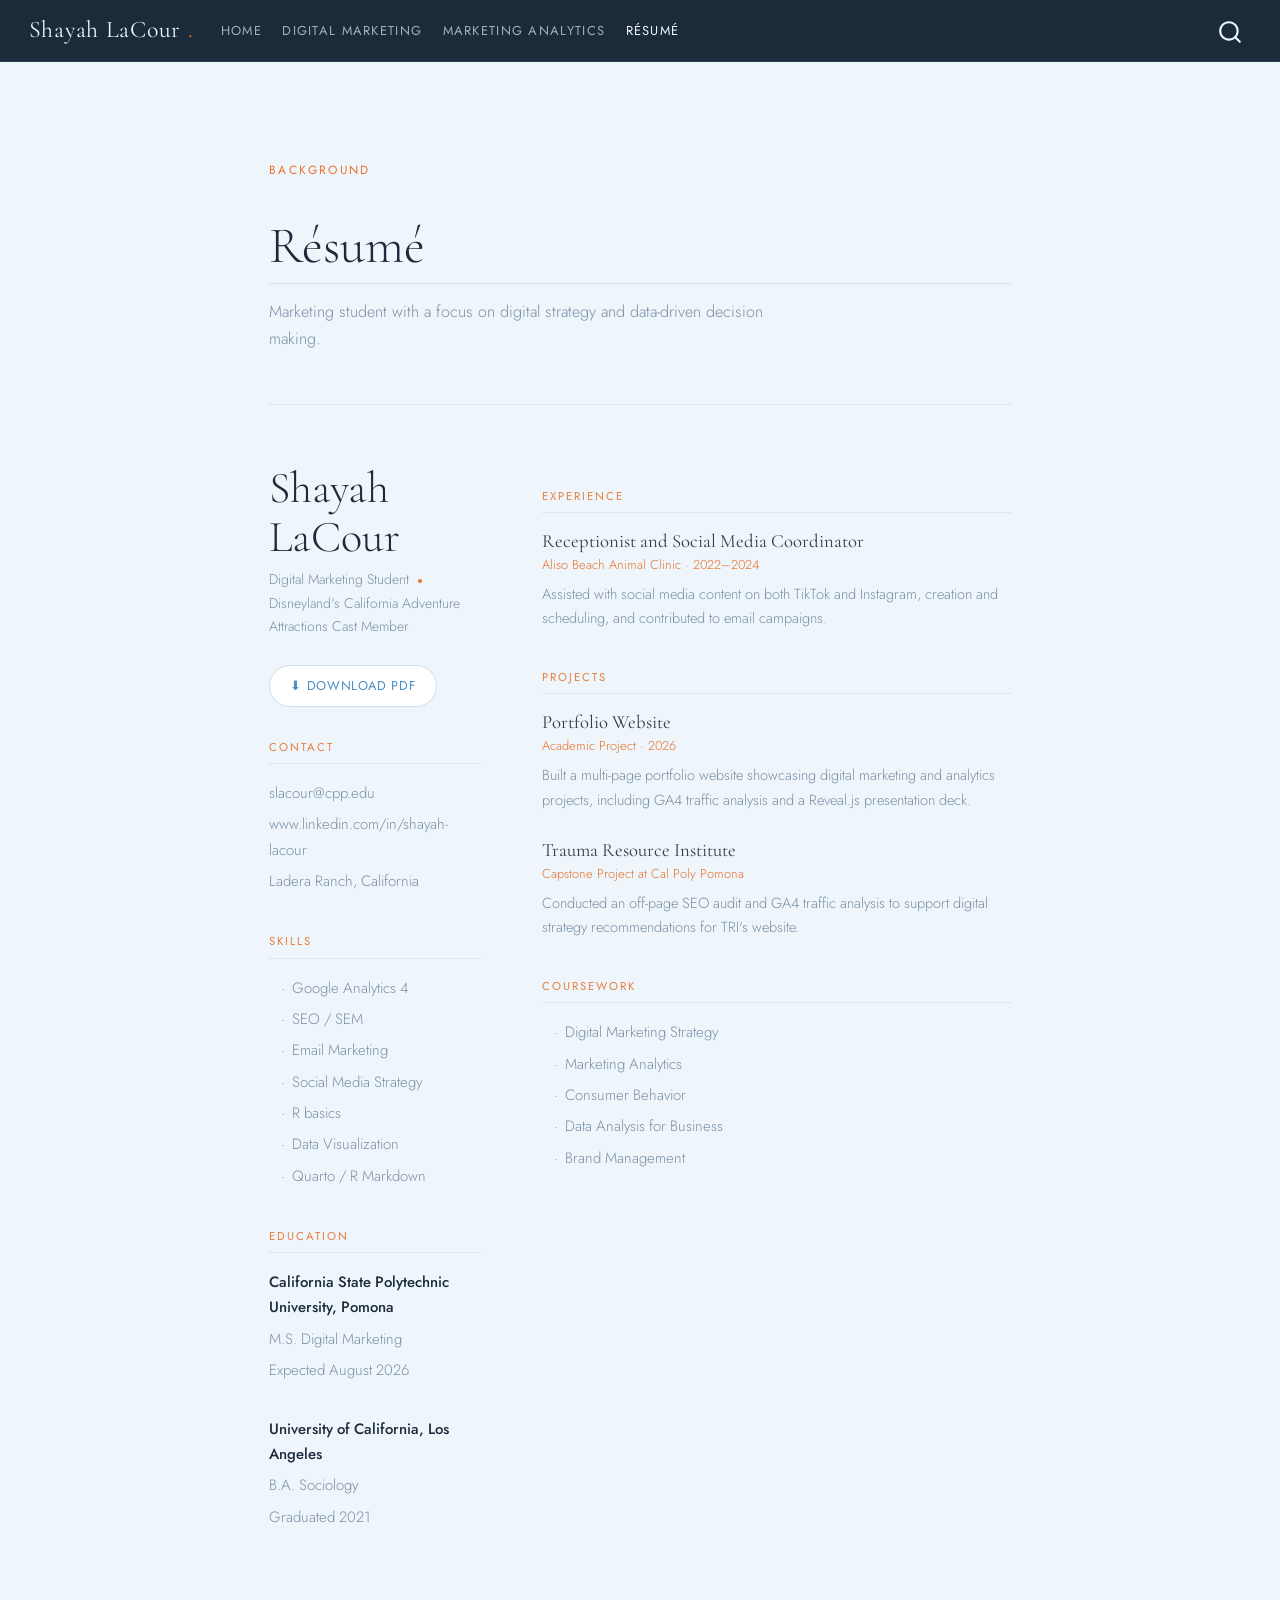
<file: docs/resume.html>
<!DOCTYPE html>
<html xmlns="http://www.w3.org/1999/xhtml" lang="en" xml:lang="en"><head>

<meta charset="utf-8">
<meta name="generator" content="quarto-1.9.37">

<meta name="viewport" content="width=device-width, initial-scale=1.0, user-scalable=yes">


<title>Résumé – Shayah LaCour</title>
<style>
/* Default styles provided by pandoc.
** See https://pandoc.org/MANUAL.html#variables-for-html for config info.
*/
code{white-space: pre-wrap;}
span.smallcaps{font-variant: small-caps;}
div.columns{display: flex; gap: min(4vw, 1.5em);}
div.column{flex: auto; overflow-x: auto;}
div.hanging-indent{margin-left: 1.5em; text-indent: -1.5em;}
ul.task-list{list-style: none;}
ul.task-list li input[type="checkbox"] {
  width: 0.8em;
  margin: 0 0.8em 0.2em -1em; /* quarto-specific, see https://github.com/quarto-dev/quarto-cli/issues/4556 */ 
  vertical-align: middle;
}
</style>


<script src="site_libs/quarto-nav/quarto-nav.js"></script>
<script src="site_libs/quarto-nav/headroom.min.js"></script>
<script src="site_libs/clipboard/clipboard.min.js"></script>
<script src="site_libs/quarto-search/autocomplete.umd.js"></script>
<script src="site_libs/quarto-search/fuse.min.js"></script>
<script src="site_libs/quarto-search/quarto-search.js"></script>
<meta name="quarto:offset" content="./">
<script src="site_libs/quarto-html/quarto.js" type="module"></script>
<script src="site_libs/quarto-html/tabsets/tabsets.js" type="module"></script>
<script src="site_libs/quarto-html/popper.min.js"></script>
<script src="site_libs/quarto-html/tippy.umd.min.js"></script>
<script src="site_libs/quarto-html/anchor.min.js"></script>
<link href="site_libs/quarto-html/tippy.css" rel="stylesheet">
<link href="site_libs/quarto-html/quarto-syntax-highlighting-7f8f88aac4f3542376d5c11b86a4c14d.css" rel="stylesheet" id="quarto-text-highlighting-styles">
<script src="site_libs/bootstrap/bootstrap.min.js"></script>
<link href="site_libs/bootstrap/bootstrap-icons.css" rel="stylesheet">
<link href="site_libs/bootstrap/bootstrap-b8081a593e509f4336269ac34a982aa4.min.css" rel="stylesheet" append-hash="true" id="quarto-bootstrap" data-mode="light">
<script id="quarto-search-options" type="application/json">{
  "location": "navbar",
  "copy-button": false,
  "collapse-after": 3,
  "panel-placement": "end",
  "type": "overlay",
  "limit": 50,
  "keyboard-shortcut": [
    "f",
    "/",
    "s"
  ],
  "show-item-context": false,
  "language": {
    "search-no-results-text": "No results",
    "search-matching-documents-text": "matching documents",
    "search-copy-link-title": "Copy link to search",
    "search-hide-matches-text": "Hide additional matches",
    "search-more-match-text": "more match in this document",
    "search-more-matches-text": "more matches in this document",
    "search-clear-button-title": "Clear",
    "search-text-placeholder": "",
    "search-detached-cancel-button-title": "Cancel",
    "search-submit-button-title": "Submit",
    "search-label": "Search"
  }
}</script>


<!-- Google tag (gtag.js) -->
<script async="" src="https://www.googletagmanager.com/gtag/js?id=G-MWDM8HZL6J"></script>
<script>
  window.dataLayer = window.dataLayer || [];
  function gtag(){dataLayer.push(arguments);}
  gtag('js', new Date());
  gtag('config', 'G-MWDM8HZL6J');
</script>


<link rel="stylesheet" href="styles.css">
</head>

<body class="nav-fixed fullcontent quarto-light">

<div id="quarto-search-results"></div>
  <header id="quarto-header" class="headroom fixed-top">
    <nav class="navbar navbar-expand-lg " data-bs-theme="dark">
      <div class="navbar-container container-fluid">
      <div class="navbar-brand-container mx-auto">
    <a class="navbar-brand" href="./index.html">
    <span class="navbar-title">Shayah LaCour</span>
    </a>
  </div>
            <div id="quarto-search" class="" title="Search"></div>
          <button class="navbar-toggler" type="button" data-bs-toggle="collapse" data-bs-target="#navbarCollapse" aria-controls="navbarCollapse" role="menu" aria-expanded="false" aria-label="Toggle navigation" onclick="if (window.quartoToggleHeadroom) { window.quartoToggleHeadroom(); }">
  <span class="navbar-toggler-icon"></span>
</button>
          <div class="collapse navbar-collapse" id="navbarCollapse">
            <ul class="navbar-nav navbar-nav-scroll me-auto">
  <li class="nav-item">
    <a class="nav-link" href="./index.html"> 
<span class="menu-text">Home</span></a>
  </li>  
  <li class="nav-item">
    <a class="nav-link" href="./digital-marketing.html"> 
<span class="menu-text">Digital Marketing</span></a>
  </li>  
  <li class="nav-item">
    <a class="nav-link" href="./marketing-analytics.html"> 
<span class="menu-text">Marketing Analytics</span></a>
  </li>  
  <li class="nav-item">
    <a class="nav-link active" href="./resume.html" aria-current="page"> 
<span class="menu-text">Résumé</span></a>
  </li>  
</ul>
          </div> <!-- /navcollapse -->
            <div class="quarto-navbar-tools">
</div>
      </div> <!-- /container-fluid -->
    </nav>
</header>
<!-- content -->
<div id="quarto-content" class="quarto-container page-columns page-rows-contents page-layout-article page-navbar">
<!-- sidebar -->
<!-- margin-sidebar -->
    
<!-- main -->
<main class="content" id="quarto-document-content">

<header id="title-block-header" class="quarto-title-block default">
<div class="quarto-title">
<h1 class="title">Résumé</h1>
</div>



<div class="quarto-title-meta">

    
  
    
  </div>
  


</header>


<div class="page-header">
  <p class="page-eyebrow">Background</p>
  <h2 class="anchored">Résumé</h2>
  <p class="page-desc">Marketing student with a focus on digital strategy and data-driven decision making.</p>
</div>

<div class="resume-layout">

  <!-- ── LEFT SIDEBAR ── -->
  <div class="resume-sidebar">

    <p class="resume-name">Shayah LaCour</p>
    <p class="resume-title-tag">Digital Marketing Student <span class="dot"></span> Disneyland's California Adventure Attractions Cast Member</p>

    <a class="download-btn" href="#">⬇ Download PDF</a>

    <!-- CONTACT -->
    <div class="resume-section" style="margin-top:2rem;">
      <h4 class="anchored">Contact</h4>
      <p>slacour@cpp.edu</p>
      <p>www.linkedin.com/in/shayah-lacour</p>
      <p>Ladera Ranch, California</p>
    </div>

    <!-- SKILLS -->
    <div class="resume-section">
      <h4 class="anchored">Skills</h4>
      <ul>
        <li>Google Analytics 4</li>
        <li>SEO / SEM</li>
        <li>Email Marketing</li>
        <li>Social Media Strategy</li>
        <li>R basics</li>
        <li>Data Visualization</li>
        <li>Quarto / R Markdown</li>
      </ul>
    </div>

    <!-- EDUCATION -->
    <div class="resume-section">
      <h4 class="anchored">Education</h4>
      <p style="font-weight:500;color:#1C2B3A;">California State Polytechnic University, Pomona</p>
      <p>M.S. Digital Marketing</p>
      <p>Expected August 2026</p>
      <br>
      <p style="font-weight:500;color:#1C2B3A;">University of California, Los Angeles</p>
      <p>B.A. Sociology</p>
      <p>Graduated 2021</p>
    </div>

  </div>

  <!-- ── RIGHT MAIN COLUMN ── -->
  <div class="resume-main">

    <!-- EXPERIENCE -->
    <div class="resume-section">
      <h4 class="anchored">Experience</h4>

      <div class="resume-entry">
        <h5 class="anchored">Receptionist and Social Media Coordinator</h5>
        <p class="meta">Aliso Beach Animal Clinic · 2022–2024</p>
        <p>Assisted with social media content on both TikTok and Instagram, creation and scheduling, and contributed to email campaigns.</p>
      </div>

      <!-- ── ADD MORE EXPERIENCE HERE ──
      <div class="resume-entry">
        <h5>Job Title</h5>
        <p class="meta">Company · Month Year – Month Year</p>
        <p>Description of your role.</p>
      </div>
      ── END TEMPLATE ── -->

    </div>

    <!-- PROJECTS -->
    <div class="resume-section">
      <h4 class="anchored">Projects</h4>

      <div class="resume-entry">
        <h5 class="anchored">Portfolio Website</h5>
        <p class="meta">Academic Project · 2026</p>
        <p>Built a multi-page portfolio website showcasing digital marketing and analytics projects, including GA4 traffic analysis and a Reveal.js presentation deck.</p>
      </div>

      <div class="resume-entry">
        <h5 class="anchored">Trauma Resource Institute</h5>
        <p class="meta">Capstone Project at Cal Poly Pomona</p>
        <p>Conducted an off-page SEO audit and GA4 traffic analysis to support digital strategy recommendations for TRI's website.</p>
      </div>

    </div>

    <!-- COURSEWORK -->
    <div class="resume-section">
      <h4 class="anchored">Coursework</h4>
      <ul>
        <li>Digital Marketing Strategy</li>
        <li>Marketing Analytics</li>
        <li>Consumer Behavior</li>
        <li>Data Analysis for Business</li>
        <li>Brand Management</li>
      </ul>
    </div>

  </div>
</div>



</main> <!-- /main -->
<script id="quarto-html-after-body" type="application/javascript">
  window.document.addEventListener("DOMContentLoaded", function (event) {
    const icon = "";
    const anchorJS = new window.AnchorJS();
    anchorJS.options = {
      placement: 'right',
      icon: icon
    };
    anchorJS.add('.anchored');
    const isCodeAnnotation = (el) => {
      for (const clz of el.classList) {
        if (clz.startsWith('code-annotation-')) {                     
          return true;
        }
      }
      return false;
    }
    const onCopySuccess = function(e) {
      // button target
      const button = e.trigger;
      // don't keep focus
      button.blur();
      // flash "checked"
      button.classList.add('code-copy-button-checked');
      var currentTitle = button.getAttribute("title");
      button.setAttribute("title", "Copied!");
      let tooltip;
      if (window.bootstrap) {
        button.setAttribute("data-bs-toggle", "tooltip");
        button.setAttribute("data-bs-placement", "left");
        button.setAttribute("data-bs-title", "Copied!");
        tooltip = new bootstrap.Tooltip(button, 
          { trigger: "manual", 
            customClass: "code-copy-button-tooltip",
            offset: [0, -8]});
        tooltip.show();    
      }
      setTimeout(function() {
        if (tooltip) {
          tooltip.hide();
          button.removeAttribute("data-bs-title");
          button.removeAttribute("data-bs-toggle");
          button.removeAttribute("data-bs-placement");
        }
        button.setAttribute("title", currentTitle);
        button.classList.remove('code-copy-button-checked');
      }, 1000);
      // clear code selection
      e.clearSelection();
    }
    const getTextToCopy = function(trigger) {
      const outerScaffold = trigger.parentElement.cloneNode(true);
      const codeEl = outerScaffold.querySelector('code');
      for (const childEl of codeEl.children) {
        if (isCodeAnnotation(childEl)) {
          childEl.remove();
        }
      }
      return codeEl.innerText;
    }
    const clipboard = new window.ClipboardJS('.code-copy-button:not([data-in-quarto-modal])', {
      text: getTextToCopy
    });
    clipboard.on('success', onCopySuccess);
    if (window.document.getElementById('quarto-embedded-source-code-modal')) {
      const clipboardModal = new window.ClipboardJS('.code-copy-button[data-in-quarto-modal]', {
        text: getTextToCopy,
        container: window.document.getElementById('quarto-embedded-source-code-modal')
      });
      clipboardModal.on('success', onCopySuccess);
    }
      var localhostRegex = new RegExp(/^(?:http|https):\/\/localhost\:?[0-9]*\//);
      var mailtoRegex = new RegExp(/^mailto:/);
        var filterRegex = new RegExp('/' + window.location.host + '/');
      var isInternal = (href) => {
          return filterRegex.test(href) || localhostRegex.test(href) || mailtoRegex.test(href);
      }
      // Inspect non-navigation links and adorn them if external
     var links = window.document.querySelectorAll('a[href]:not(.nav-link):not(.navbar-brand):not(.toc-action):not(.sidebar-link):not(.sidebar-item-toggle):not(.pagination-link):not(.no-external):not([aria-hidden]):not(.dropdown-item):not(.quarto-navigation-tool):not(.about-link)');
      for (var i=0; i<links.length; i++) {
        const link = links[i];
        if (!isInternal(link.href)) {
          // undo the damage that might have been done by quarto-nav.js in the case of
          // links that we want to consider external
          if (link.dataset.originalHref !== undefined) {
            link.href = link.dataset.originalHref;
          }
        }
      }
    function tippyHover(el, contentFn, onTriggerFn, onUntriggerFn) {
      const config = {
        allowHTML: true,
        maxWidth: 500,
        delay: 100,
        arrow: false,
        appendTo: function(el) {
            return el.parentElement;
        },
        interactive: true,
        interactiveBorder: 10,
        theme: 'quarto',
        placement: 'bottom-start',
      };
      if (contentFn) {
        config.content = contentFn;
      }
      if (onTriggerFn) {
        config.onTrigger = onTriggerFn;
      }
      if (onUntriggerFn) {
        config.onUntrigger = onUntriggerFn;
      }
      window.tippy(el, config); 
    }
    const noterefs = window.document.querySelectorAll('a[role="doc-noteref"]');
    for (var i=0; i<noterefs.length; i++) {
      const ref = noterefs[i];
      tippyHover(ref, function() {
        // use id or data attribute instead here
        let href = ref.getAttribute('data-footnote-href') || ref.getAttribute('href');
        try { href = new URL(href).hash; } catch {}
        const id = href.replace(/^#\/?/, "");
        const note = window.document.getElementById(id);
        if (note) {
          return note.innerHTML;
        } else {
          return "";
        }
      });
    }
    const xrefs = window.document.querySelectorAll('a.quarto-xref');
    const processXRef = (id, note) => {
      // Strip column container classes
      const stripColumnClz = (el) => {
        el.classList.remove("page-full", "page-columns");
        if (el.children) {
          for (const child of el.children) {
            stripColumnClz(child);
          }
        }
      }
      stripColumnClz(note)
      if (id === null || id.startsWith('sec-')) {
        // Special case sections, only their first couple elements
        const container = document.createElement("div");
        if (note.children && note.children.length > 2) {
          container.appendChild(note.children[0].cloneNode(true));
          for (let i = 1; i < note.children.length; i++) {
            const child = note.children[i];
            if (child.tagName === "P" && child.innerText === "") {
              continue;
            } else {
              container.appendChild(child.cloneNode(true));
              break;
            }
          }
          if (window.Quarto?.typesetMath) {
            window.Quarto.typesetMath(container);
          }
          return container.innerHTML
        } else {
          if (window.Quarto?.typesetMath) {
            window.Quarto.typesetMath(note);
          }
          return note.innerHTML;
        }
      } else {
        // Remove any anchor links if they are present
        const anchorLink = note.querySelector('a.anchorjs-link');
        if (anchorLink) {
          anchorLink.remove();
        }
        if (window.Quarto?.typesetMath) {
          window.Quarto.typesetMath(note);
        }
        if (note.classList.contains("callout")) {
          return note.outerHTML;
        } else {
          return note.innerHTML;
        }
      }
    }
    for (var i=0; i<xrefs.length; i++) {
      const xref = xrefs[i];
      tippyHover(xref, undefined, function(instance) {
        instance.disable();
        let url = xref.getAttribute('href');
        let hash = undefined; 
        if (url.startsWith('#')) {
          hash = url;
        } else {
          try { hash = new URL(url).hash; } catch {}
        }
        if (hash) {
          const id = hash.replace(/^#\/?/, "");
          const note = window.document.getElementById(id);
          if (note !== null) {
            try {
              const html = processXRef(id, note.cloneNode(true));
              instance.setContent(html);
            } finally {
              instance.enable();
              instance.show();
            }
          } else {
            // See if we can fetch this
            fetch(url.split('#')[0])
            .then(res => res.text())
            .then(html => {
              const parser = new DOMParser();
              const htmlDoc = parser.parseFromString(html, "text/html");
              const note = htmlDoc.getElementById(id);
              if (note !== null) {
                const html = processXRef(id, note);
                instance.setContent(html);
              } 
            }).finally(() => {
              instance.enable();
              instance.show();
            });
          }
        } else {
          // See if we can fetch a full url (with no hash to target)
          // This is a special case and we should probably do some content thinning / targeting
          fetch(url)
          .then(res => res.text())
          .then(html => {
            const parser = new DOMParser();
            const htmlDoc = parser.parseFromString(html, "text/html");
            const note = htmlDoc.querySelector('main.content');
            if (note !== null) {
              // This should only happen for chapter cross references
              // (since there is no id in the URL)
              // remove the first header
              if (note.children.length > 0 && note.children[0].tagName === "HEADER") {
                note.children[0].remove();
              }
              const html = processXRef(null, note);
              instance.setContent(html);
            } 
          }).finally(() => {
            instance.enable();
            instance.show();
          });
        }
      }, function(instance) {
      });
    }
        let selectedAnnoteEl;
        const selectorForAnnotation = ( cell, annotation) => {
          let cellAttr = 'data-code-cell="' + cell + '"';
          let lineAttr = 'data-code-annotation="' +  annotation + '"';
          const selector = 'span[' + cellAttr + '][' + lineAttr + ']';
          return selector;
        }
        const selectCodeLines = (annoteEl) => {
          const doc = window.document;
          const targetCell = annoteEl.getAttribute("data-target-cell");
          const targetAnnotation = annoteEl.getAttribute("data-target-annotation");
          const annoteSpan = window.document.querySelector(selectorForAnnotation(targetCell, targetAnnotation));
          const lines = annoteSpan.getAttribute("data-code-lines").split(",");
          const lineIds = lines.map((line) => {
            return targetCell + "-" + line;
          })
          let top = null;
          let height = null;
          let parent = null;
          if (lineIds.length > 0) {
              //compute the position of the single el (top and bottom and make a div)
              const el = window.document.getElementById(lineIds[0]);
              top = el.offsetTop;
              height = el.offsetHeight;
              parent = el.parentElement.parentElement;
            if (lineIds.length > 1) {
              const lastEl = window.document.getElementById(lineIds[lineIds.length - 1]);
              const bottom = lastEl.offsetTop + lastEl.offsetHeight;
              height = bottom - top;
            }
            if (top !== null && height !== null && parent !== null) {
              // cook up a div (if necessary) and position it 
              let div = window.document.getElementById("code-annotation-line-highlight");
              if (div === null) {
                div = window.document.createElement("div");
                div.setAttribute("id", "code-annotation-line-highlight");
                div.style.position = 'absolute';
                parent.appendChild(div);
              }
              div.style.top = top - 2 + "px";
              div.style.height = height + 4 + "px";
              div.style.left = 0;
              let gutterDiv = window.document.getElementById("code-annotation-line-highlight-gutter");
              if (gutterDiv === null) {
                gutterDiv = window.document.createElement("div");
                gutterDiv.setAttribute("id", "code-annotation-line-highlight-gutter");
                gutterDiv.style.position = 'absolute';
                const codeCell = window.document.getElementById(targetCell);
                const gutter = codeCell.querySelector('.code-annotation-gutter');
                gutter.appendChild(gutterDiv);
              }
              gutterDiv.style.top = top - 2 + "px";
              gutterDiv.style.height = height + 4 + "px";
            }
            selectedAnnoteEl = annoteEl;
          }
        };
        const unselectCodeLines = () => {
          const elementsIds = ["code-annotation-line-highlight", "code-annotation-line-highlight-gutter"];
          elementsIds.forEach((elId) => {
            const div = window.document.getElementById(elId);
            if (div) {
              div.remove();
            }
          });
          selectedAnnoteEl = undefined;
        };
          // Handle positioning of the toggle
      window.addEventListener(
        "resize",
        throttle(() => {
          elRect = undefined;
          if (selectedAnnoteEl) {
            selectCodeLines(selectedAnnoteEl);
          }
        }, 10)
      );
      function throttle(fn, ms) {
      let throttle = false;
      let timer;
        return (...args) => {
          if(!throttle) { // first call gets through
              fn.apply(this, args);
              throttle = true;
          } else { // all the others get throttled
              if(timer) clearTimeout(timer); // cancel #2
              timer = setTimeout(() => {
                fn.apply(this, args);
                timer = throttle = false;
              }, ms);
          }
        };
      }
        // Attach click handler to the DT
        const annoteDls = window.document.querySelectorAll('dt[data-target-cell]');
        for (const annoteDlNode of annoteDls) {
          annoteDlNode.addEventListener('click', (event) => {
            const clickedEl = event.target;
            if (clickedEl !== selectedAnnoteEl) {
              unselectCodeLines();
              const activeEl = window.document.querySelector('dt[data-target-cell].code-annotation-active');
              if (activeEl) {
                activeEl.classList.remove('code-annotation-active');
              }
              selectCodeLines(clickedEl);
              clickedEl.classList.add('code-annotation-active');
            } else {
              // Unselect the line
              unselectCodeLines();
              clickedEl.classList.remove('code-annotation-active');
            }
          });
        }
    const findCites = (el) => {
      const parentEl = el.parentElement;
      if (parentEl) {
        const cites = parentEl.dataset.cites;
        if (cites) {
          return {
            el,
            cites: cites.split(' ')
          };
        } else {
          return findCites(el.parentElement)
        }
      } else {
        return undefined;
      }
    };
    var bibliorefs = window.document.querySelectorAll('a[role="doc-biblioref"]');
    for (var i=0; i<bibliorefs.length; i++) {
      const ref = bibliorefs[i];
      const citeInfo = findCites(ref);
      if (citeInfo) {
        tippyHover(citeInfo.el, function() {
          var popup = window.document.createElement('div');
          citeInfo.cites.forEach(function(cite) {
            var citeDiv = window.document.createElement('div');
            citeDiv.classList.add('hanging-indent');
            citeDiv.classList.add('csl-entry');
            var biblioDiv = window.document.getElementById('ref-' + cite);
            if (biblioDiv) {
              citeDiv.innerHTML = biblioDiv.innerHTML;
            }
            popup.appendChild(citeDiv);
          });
          return popup.innerHTML;
        });
      }
    }
  });
  </script>
</div> <!-- /content -->




</body></html>
</file>
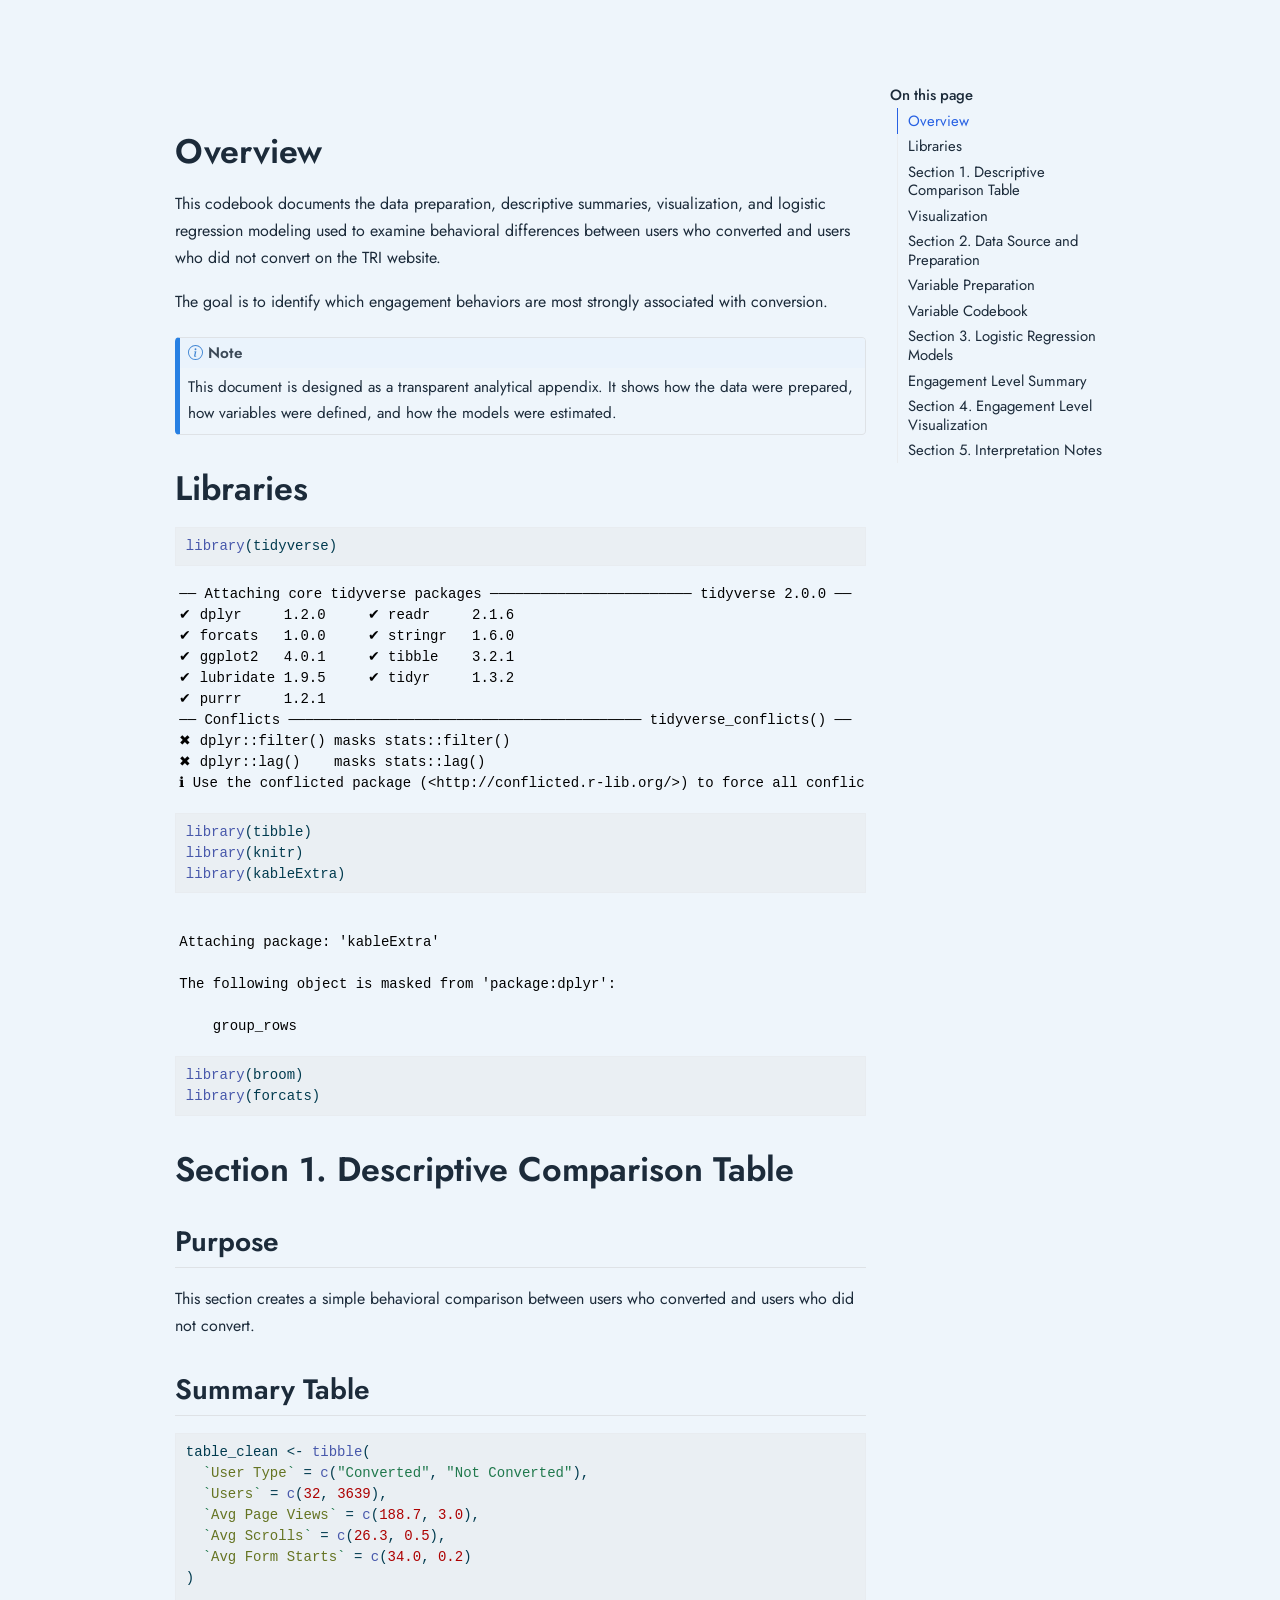
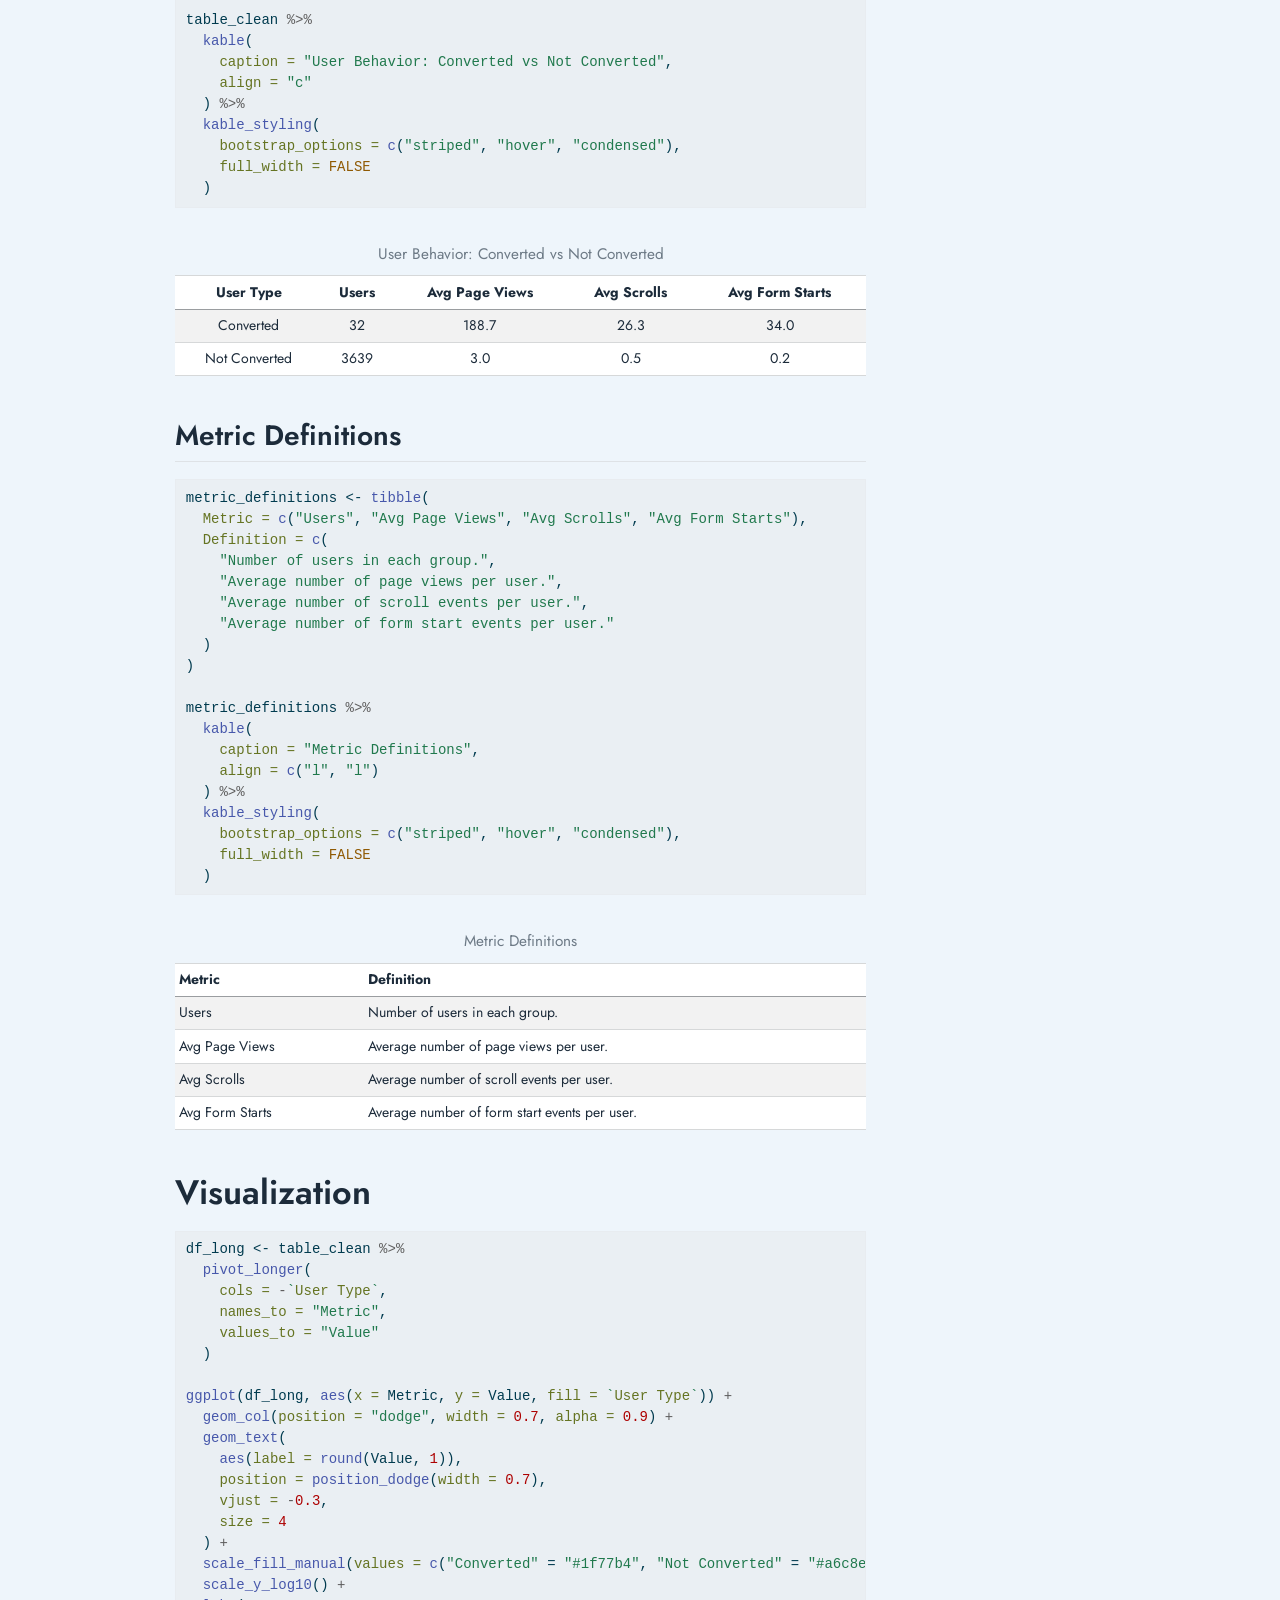
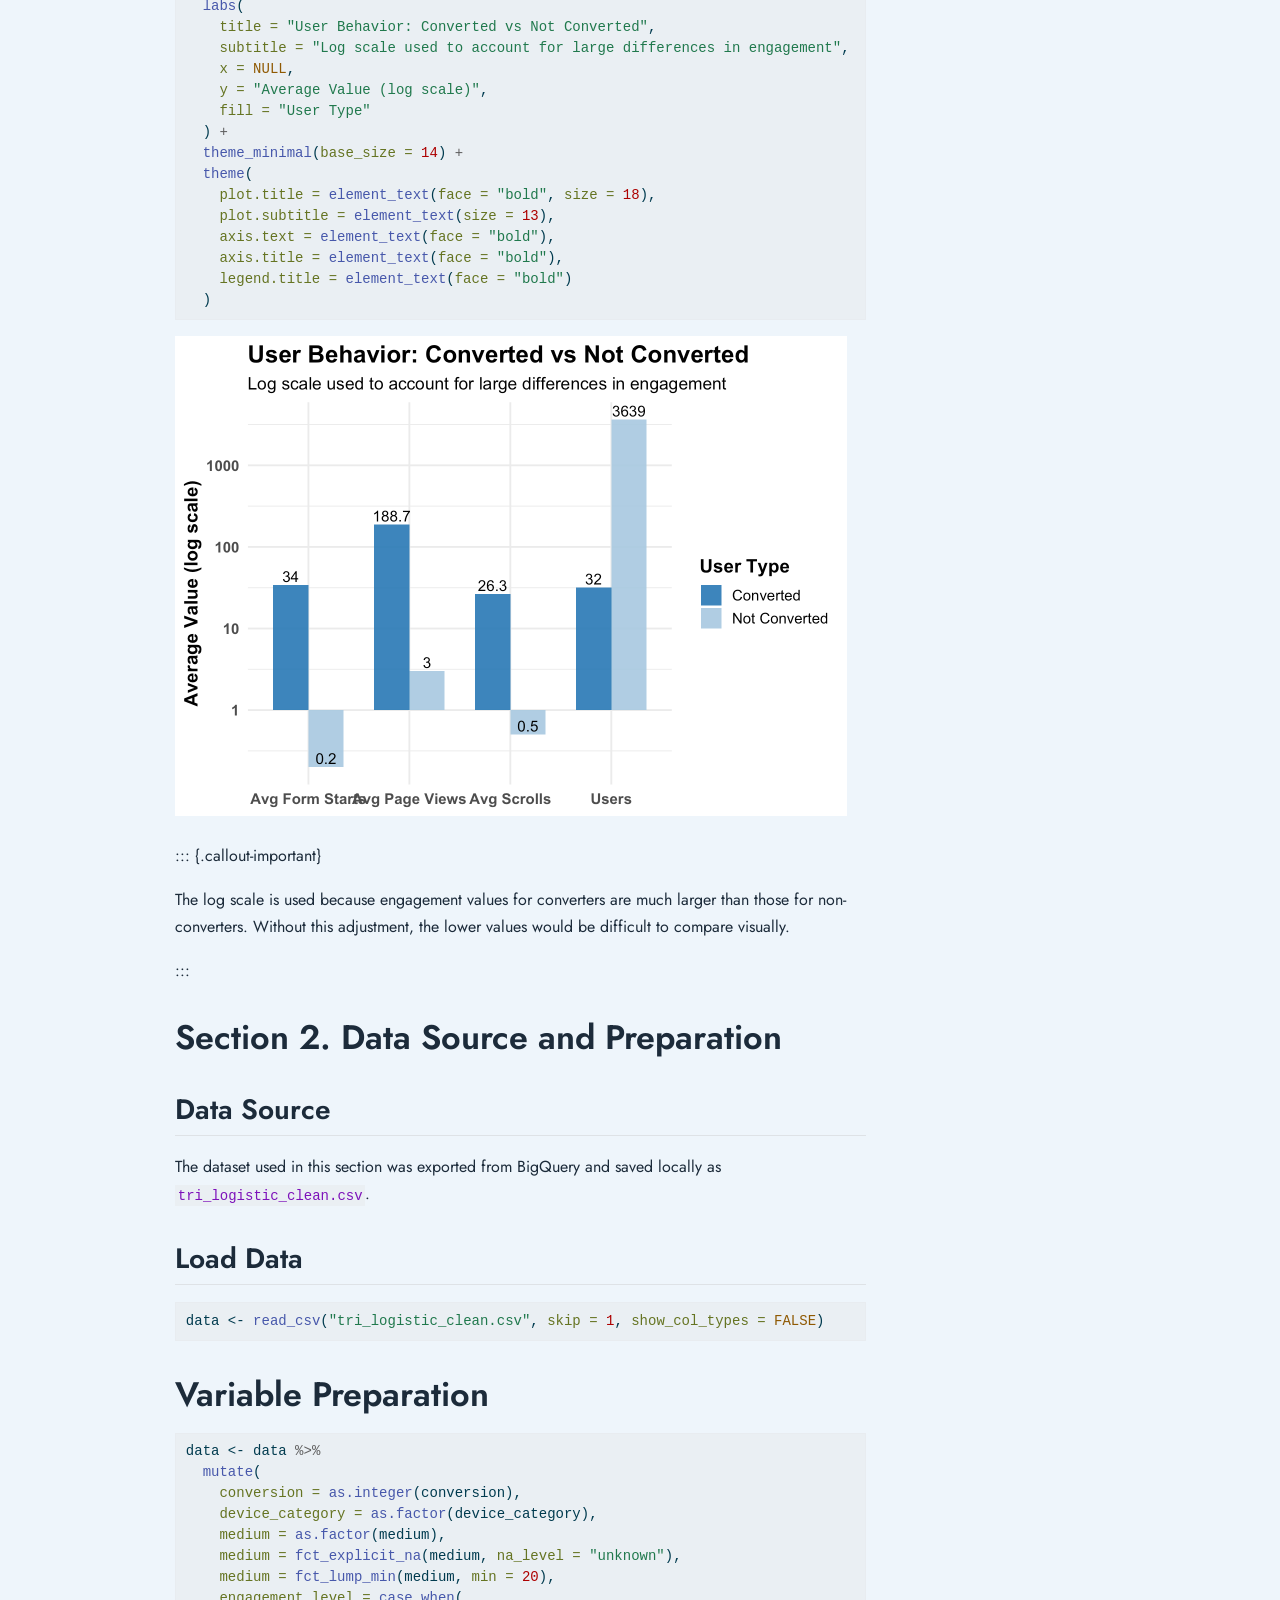
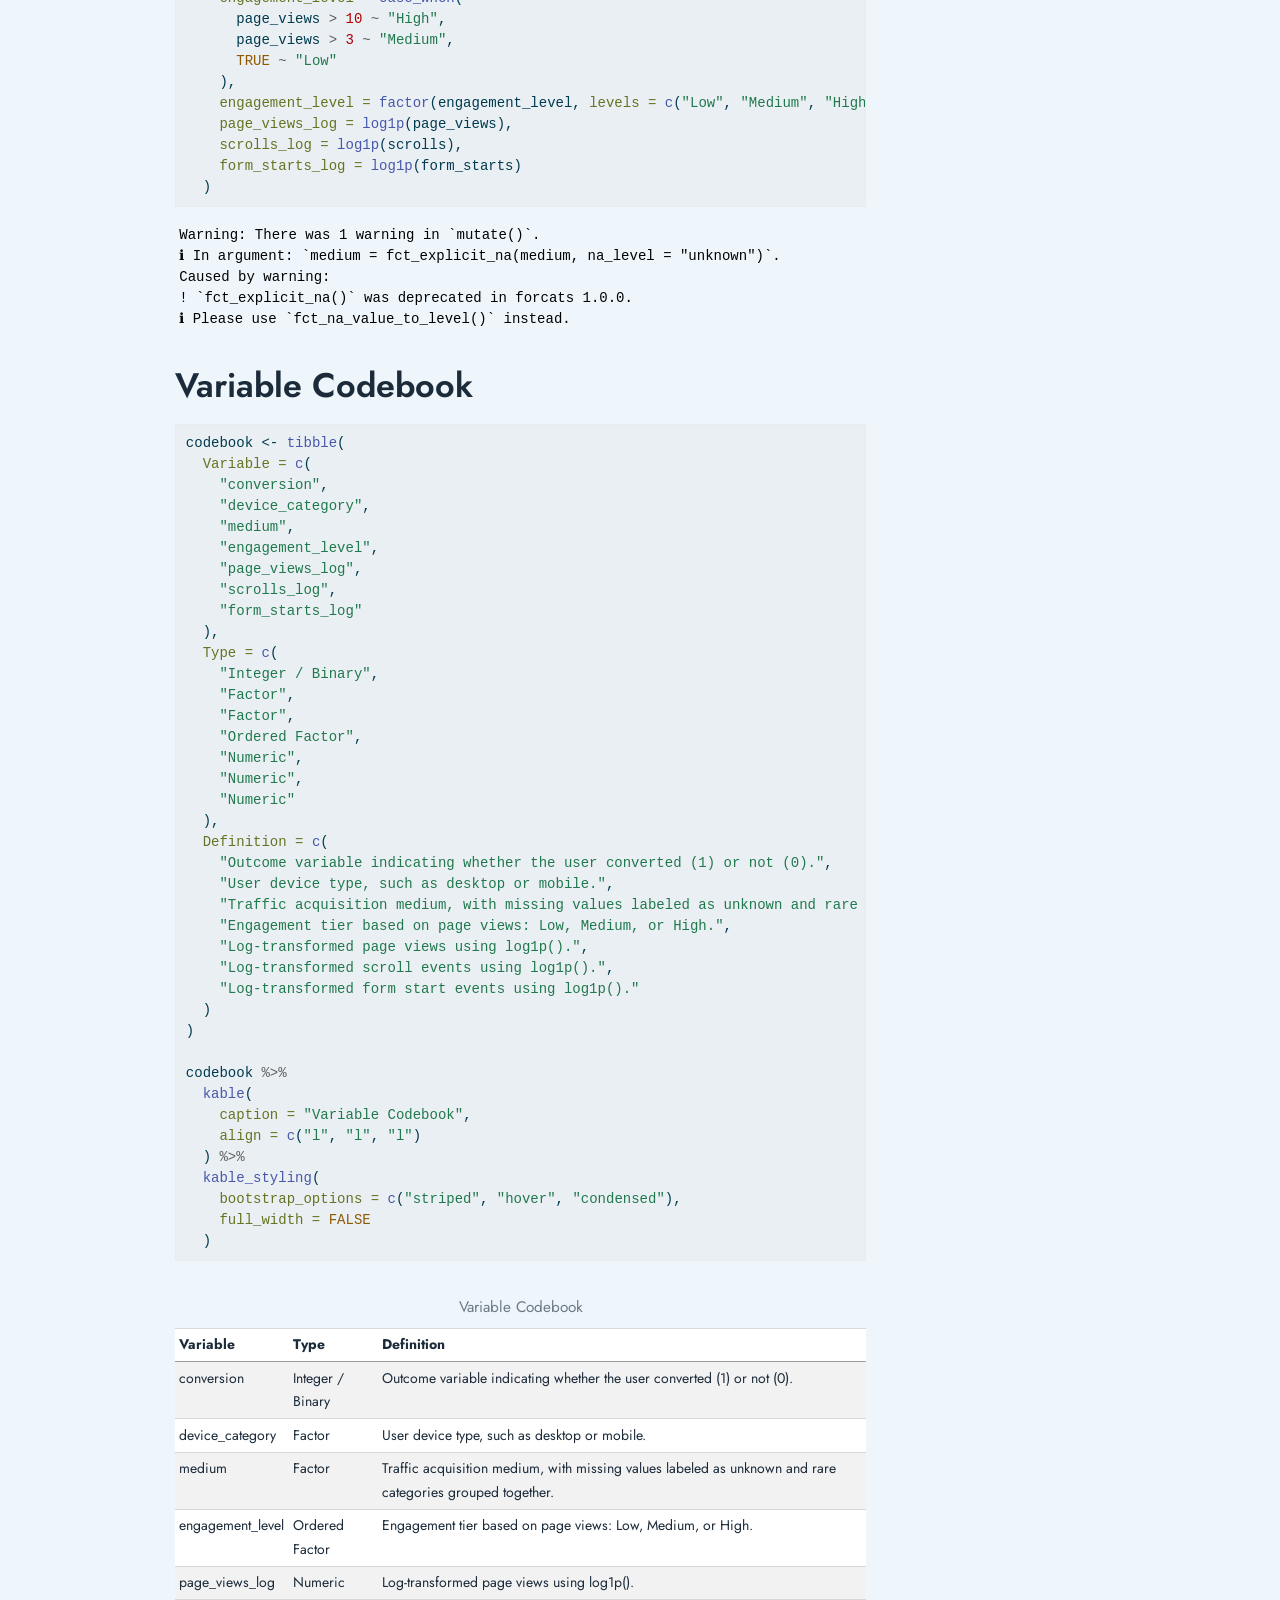
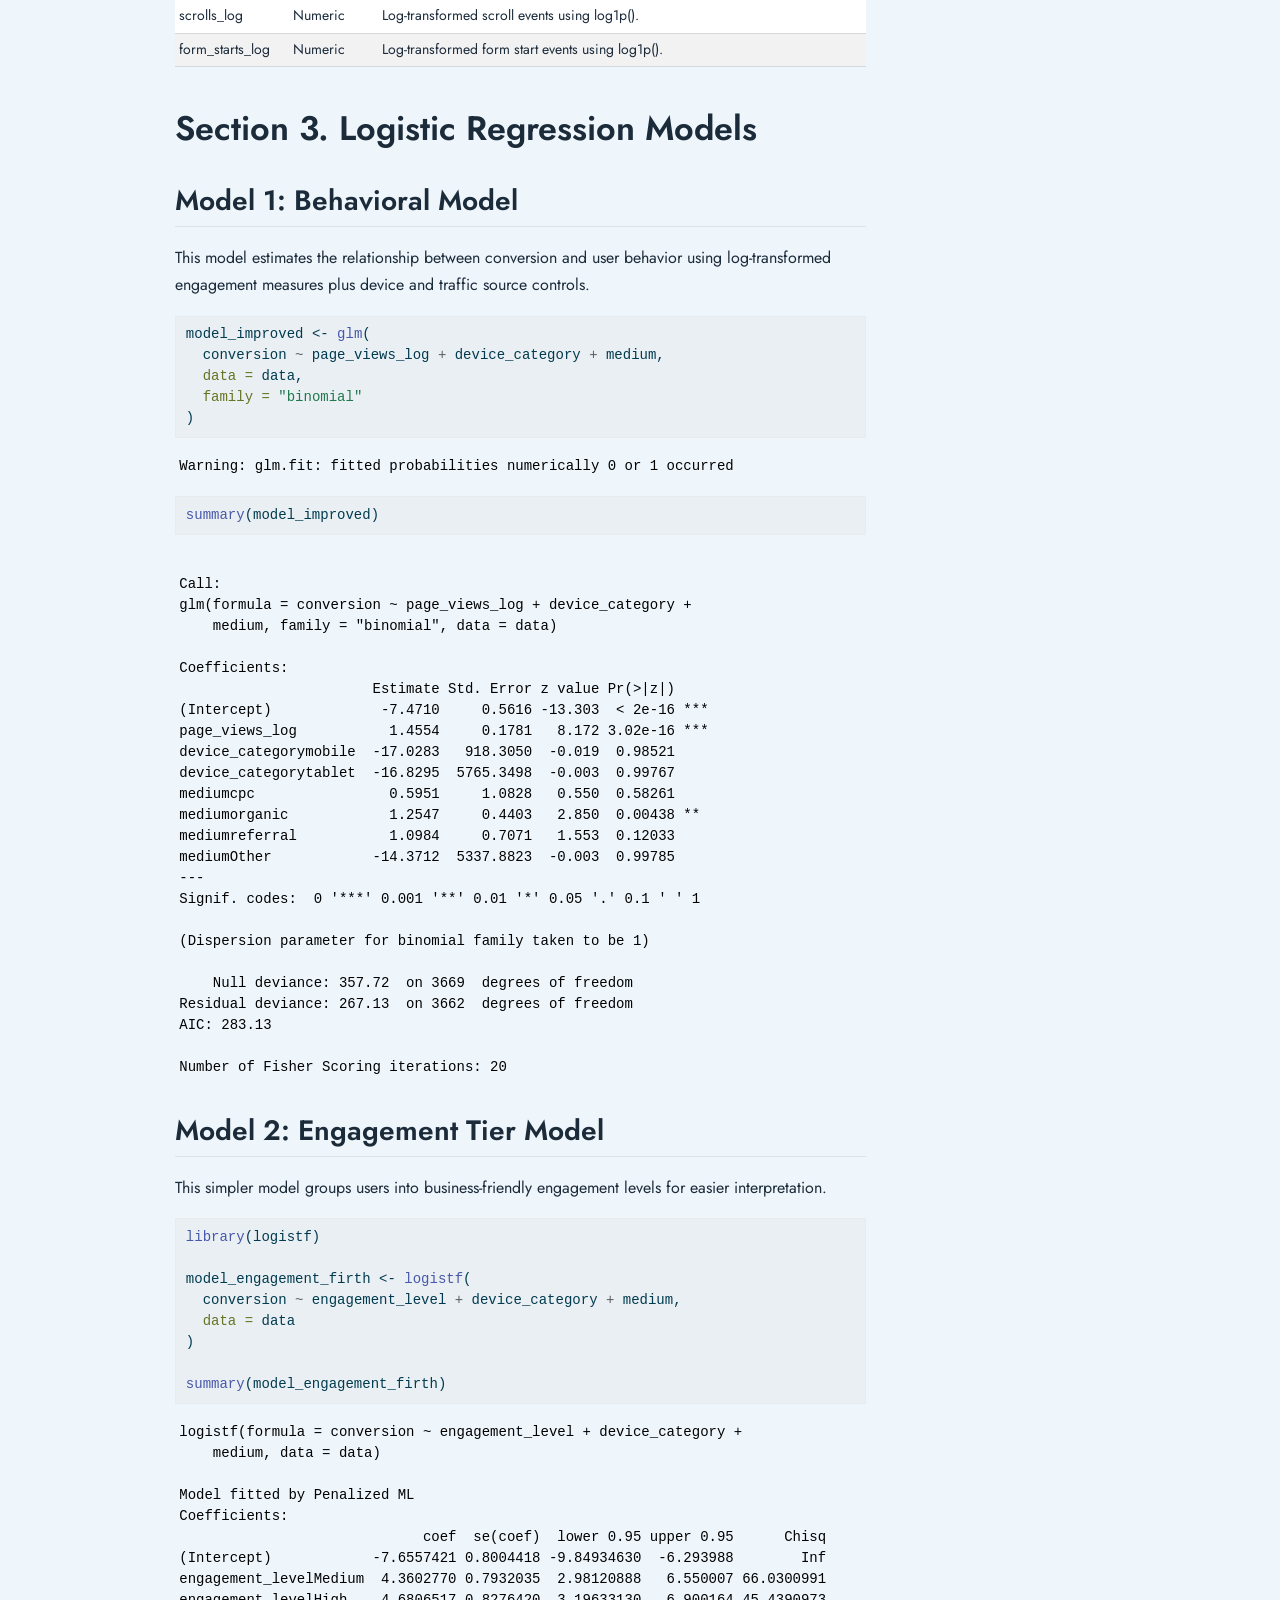
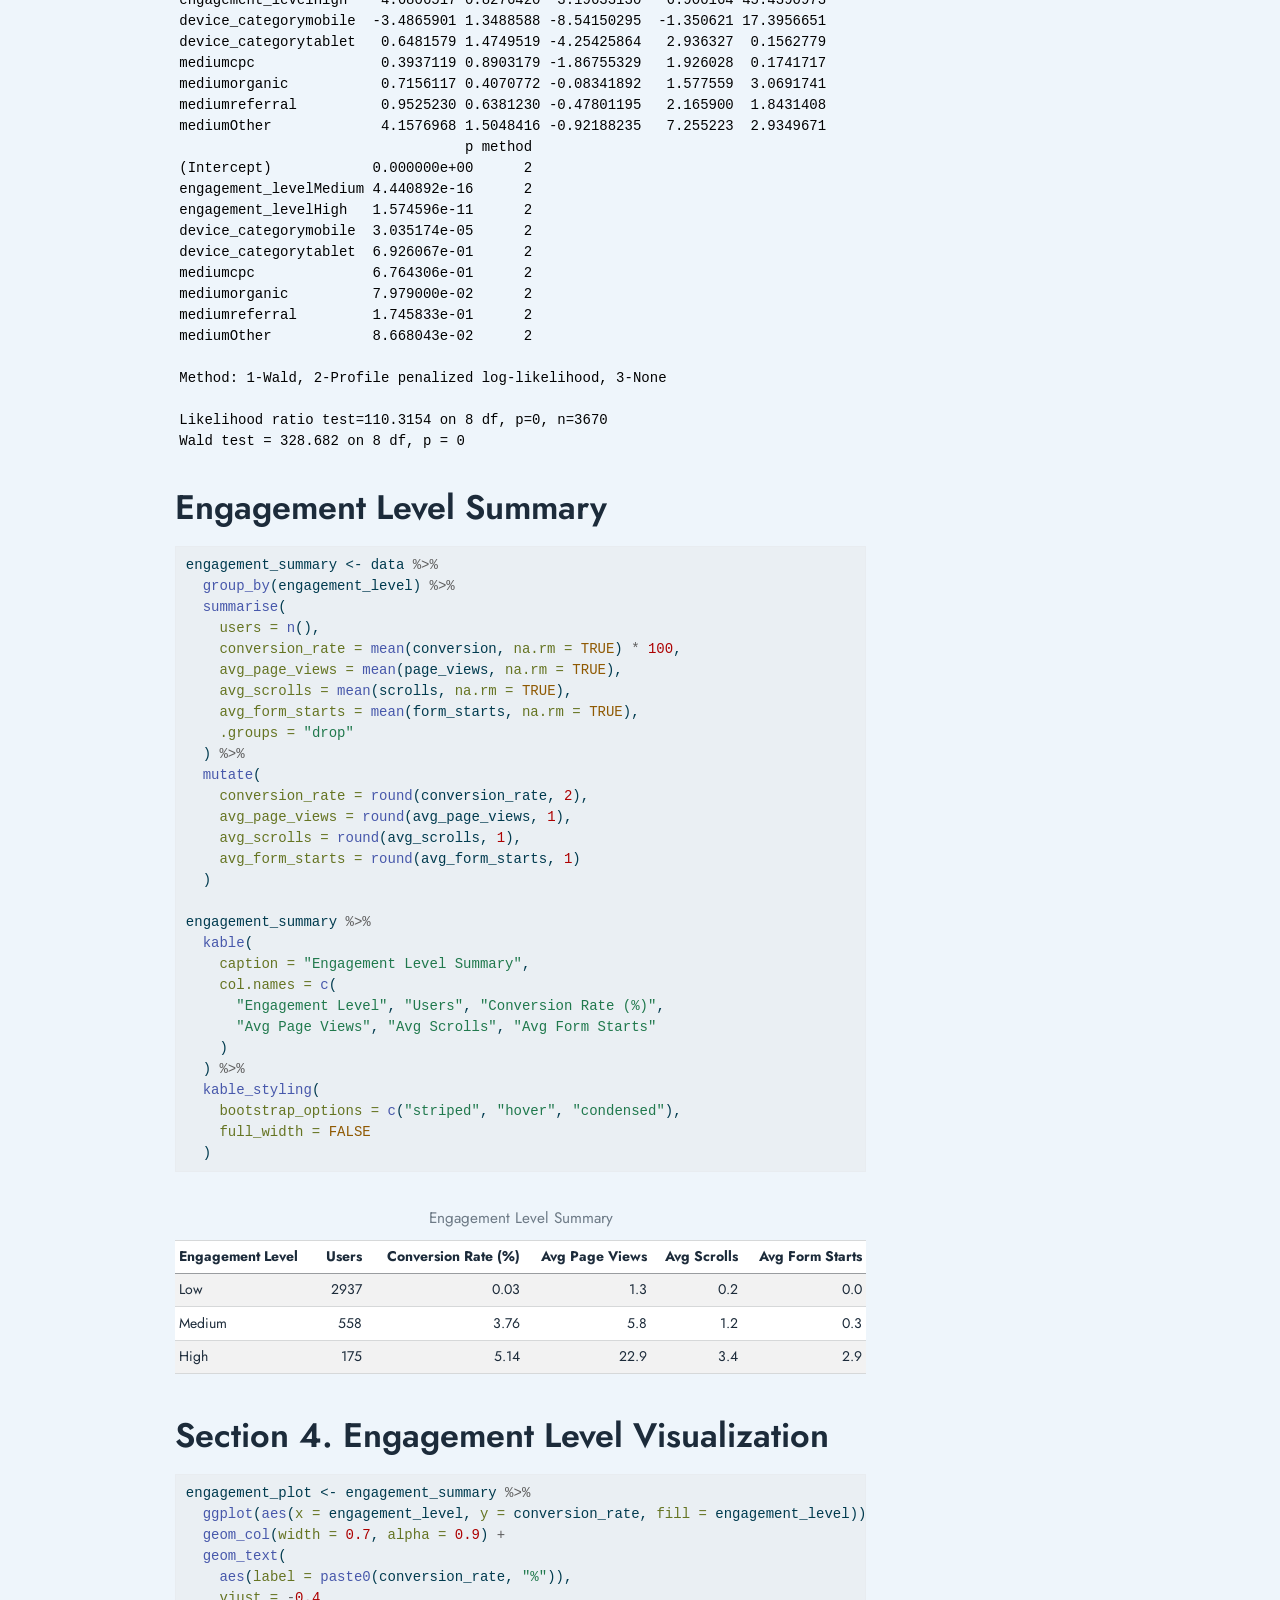
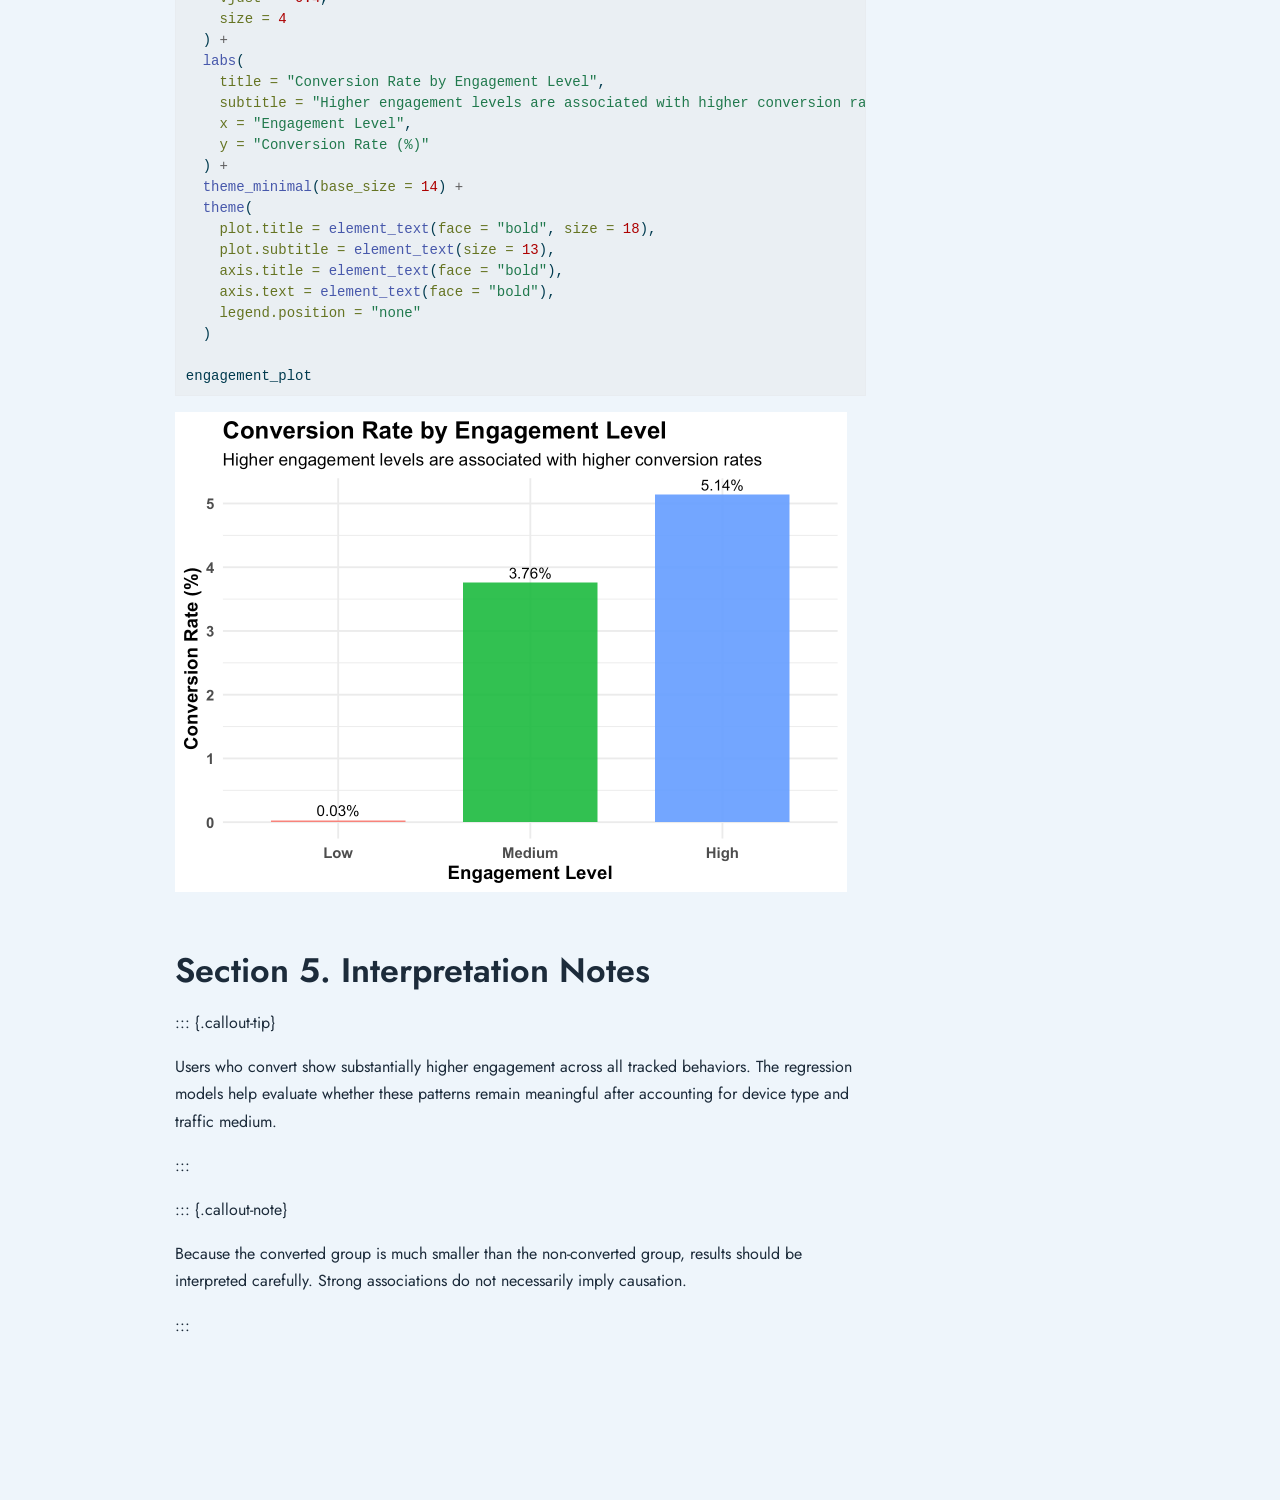
<file: docs/TRICodebookOfficial.html>
<!DOCTYPE html>
<html xmlns="http://www.w3.org/1999/xhtml" lang="en" xml:lang="en"><head>

<meta charset="utf-8">
<meta name="generator" content="quarto-1.9.37">

<meta name="viewport" content="width=device-width, initial-scale=1.0, user-scalable=yes">


<title>TRI Logistic Regression Codebook – Shayah LaCour</title>
<style>
/* Default styles provided by pandoc.
** See https://pandoc.org/MANUAL.html#variables-for-html for config info.
*/
code{white-space: pre-wrap;}
span.smallcaps{font-variant: small-caps;}
div.columns{display: flex; gap: min(4vw, 1.5em);}
div.column{flex: auto; overflow-x: auto;}
div.hanging-indent{margin-left: 1.5em; text-indent: -1.5em;}
ul.task-list{list-style: none;}
ul.task-list li input[type="checkbox"] {
  width: 0.8em;
  margin: 0 0.8em 0.2em -1em; /* quarto-specific, see https://github.com/quarto-dev/quarto-cli/issues/4556 */ 
  vertical-align: middle;
}
/* CSS for syntax highlighting */
html { -webkit-text-size-adjust: 100%; }
pre > code.sourceCode { white-space: pre; position: relative; }
pre > code.sourceCode > span { display: inline-block; line-height: 1.25; }
pre > code.sourceCode > span:empty { height: 1.2em; }
.sourceCode { overflow: visible; }
code.sourceCode > span { color: inherit; text-decoration: inherit; }
div.sourceCode { margin: 1em 0; }
pre.sourceCode { margin: 0; }
@media screen {
div.sourceCode { overflow: auto; }
}
@media print {
pre > code.sourceCode { white-space: pre-wrap; }
pre > code.sourceCode > span { text-indent: -5em; padding-left: 5em; }
}
pre.numberSource code
  { counter-reset: source-line 0; }
pre.numberSource code > span
  { position: relative; left: -4em; counter-increment: source-line; }
pre.numberSource code > span > a:first-child::before
  { content: counter(source-line);
    position: relative; left: -1em; text-align: right; vertical-align: baseline;
    border: none; display: inline-block;
    -webkit-touch-callout: none; -webkit-user-select: none;
    -khtml-user-select: none; -moz-user-select: none;
    -ms-user-select: none; user-select: none;
    padding: 0 4px; width: 4em;
  }
pre.numberSource { margin-left: 3em;  padding-left: 4px; }
div.sourceCode
  {   }
@media screen {
pre > code.sourceCode > span > a:first-child::before { text-decoration: underline; }
}
</style>


<script src="site_libs/quarto-nav/quarto-nav.js"></script>
<script src="site_libs/quarto-nav/headroom.min.js"></script>
<script src="site_libs/clipboard/clipboard.min.js"></script>
<script src="site_libs/quarto-search/autocomplete.umd.js"></script>
<script src="site_libs/quarto-search/fuse.min.js"></script>
<script src="site_libs/quarto-search/quarto-search.js"></script>
<meta name="quarto:offset" content="./">
<script src="site_libs/quarto-html/quarto.js" type="module"></script>
<script src="site_libs/quarto-html/tabsets/tabsets.js" type="module"></script>
<script src="site_libs/quarto-html/popper.min.js"></script>
<script src="site_libs/quarto-html/tippy.umd.min.js"></script>
<script src="site_libs/quarto-html/anchor.min.js"></script>
<link href="site_libs/quarto-html/tippy.css" rel="stylesheet">
<link href="site_libs/quarto-html/quarto-syntax-highlighting-7f8f88aac4f3542376d5c11b86a4c14d.css" rel="stylesheet" id="quarto-text-highlighting-styles">
<script src="site_libs/bootstrap/bootstrap.min.js"></script>
<link href="site_libs/bootstrap/bootstrap-icons.css" rel="stylesheet">
<link href="site_libs/bootstrap/bootstrap-b8081a593e509f4336269ac34a982aa4.min.css" rel="stylesheet" append-hash="true" id="quarto-bootstrap" data-mode="light">
<script id="quarto-search-options" type="application/json">{
  "location": "navbar",
  "copy-button": false,
  "collapse-after": 3,
  "panel-placement": "end",
  "type": "overlay",
  "limit": 50,
  "keyboard-shortcut": [
    "f",
    "/",
    "s"
  ],
  "show-item-context": false,
  "language": {
    "search-no-results-text": "No results",
    "search-matching-documents-text": "matching documents",
    "search-copy-link-title": "Copy link to search",
    "search-hide-matches-text": "Hide additional matches",
    "search-more-match-text": "more match in this document",
    "search-more-matches-text": "more matches in this document",
    "search-clear-button-title": "Clear",
    "search-text-placeholder": "",
    "search-detached-cancel-button-title": "Cancel",
    "search-submit-button-title": "Submit",
    "search-label": "Search"
  }
}</script>


<!-- Google tag (gtag.js) -->
<script async="" src="https://www.googletagmanager.com/gtag/js?id=G-MWDM8HZL6J"></script>
<script>
  window.dataLayer = window.dataLayer || [];
  function gtag(){dataLayer.push(arguments);}
  gtag('js', new Date());
  gtag('config', 'G-MWDM8HZL6J');
</script>
<script src="site_libs/kePrint-0.0.1/kePrint.js"></script>
<link href="site_libs/lightable-0.0.1/lightable.css" rel="stylesheet">


<link rel="stylesheet" href="styles.css">
</head>

<body class="quarto-light">

<div id="quarto-search-results"></div>
<!-- content -->
<div id="quarto-content" class="quarto-container page-columns page-rows-contents page-layout-full">
<!-- sidebar -->
<!-- margin-sidebar -->
    <div id="quarto-margin-sidebar" class="sidebar margin-sidebar">
        <nav id="TOC" role="doc-toc" class="toc-active">
    <h2 id="toc-title">On this page</h2>
   
  <ul>
  <li><a href="#overview" id="toc-overview" class="nav-link active" data-scroll-target="#overview">Overview</a></li>
  <li><a href="#libraries" id="toc-libraries" class="nav-link" data-scroll-target="#libraries">Libraries</a></li>
  <li><a href="#section-1.-descriptive-comparison-table" id="toc-section-1.-descriptive-comparison-table" class="nav-link" data-scroll-target="#section-1.-descriptive-comparison-table">Section 1. Descriptive Comparison Table</a>
  <ul class="collapse">
  <li><a href="#purpose" id="toc-purpose" class="nav-link" data-scroll-target="#purpose">Purpose</a></li>
  <li><a href="#summary-table" id="toc-summary-table" class="nav-link" data-scroll-target="#summary-table">Summary Table</a></li>
  <li><a href="#metric-definitions" id="toc-metric-definitions" class="nav-link" data-scroll-target="#metric-definitions">Metric Definitions</a></li>
  </ul></li>
  <li><a href="#visualization" id="toc-visualization" class="nav-link" data-scroll-target="#visualization">Visualization</a></li>
  <li><a href="#section-2.-data-source-and-preparation" id="toc-section-2.-data-source-and-preparation" class="nav-link" data-scroll-target="#section-2.-data-source-and-preparation">Section 2. Data Source and Preparation</a>
  <ul class="collapse">
  <li><a href="#data-source" id="toc-data-source" class="nav-link" data-scroll-target="#data-source">Data Source</a></li>
  <li><a href="#load-data" id="toc-load-data" class="nav-link" data-scroll-target="#load-data">Load Data</a></li>
  </ul></li>
  <li><a href="#variable-preparation" id="toc-variable-preparation" class="nav-link" data-scroll-target="#variable-preparation">Variable Preparation</a></li>
  <li><a href="#variable-codebook" id="toc-variable-codebook" class="nav-link" data-scroll-target="#variable-codebook">Variable Codebook</a></li>
  <li><a href="#section-3.-logistic-regression-models" id="toc-section-3.-logistic-regression-models" class="nav-link" data-scroll-target="#section-3.-logistic-regression-models">Section 3. Logistic Regression Models</a>
  <ul class="collapse">
  <li><a href="#model-1-behavioral-model" id="toc-model-1-behavioral-model" class="nav-link" data-scroll-target="#model-1-behavioral-model">Model 1: Behavioral Model</a></li>
  <li><a href="#model-2-engagement-tier-model" id="toc-model-2-engagement-tier-model" class="nav-link" data-scroll-target="#model-2-engagement-tier-model">Model 2: Engagement Tier Model</a></li>
  </ul></li>
  <li><a href="#engagement-level-summary" id="toc-engagement-level-summary" class="nav-link" data-scroll-target="#engagement-level-summary">Engagement Level Summary</a></li>
  <li><a href="#section-4.-engagement-level-visualization" id="toc-section-4.-engagement-level-visualization" class="nav-link" data-scroll-target="#section-4.-engagement-level-visualization">Section 4. Engagement Level Visualization</a></li>
  <li><a href="#section-5.-interpretation-notes" id="toc-section-5.-interpretation-notes" class="nav-link" data-scroll-target="#section-5.-interpretation-notes">Section 5. Interpretation Notes</a></li>
  </ul>
</nav>
    </div>
<!-- main -->
<main class="content column-page-left" id="quarto-document-content">

<header id="title-block-header" class="quarto-title-block default">
<div class="quarto-title">
<h1 class="title">TRI Logistic Regression Codebook</h1>
</div>



<div class="quarto-title-meta column-page-left">

    
  
    
  </div>
  


</header>


<section id="overview" class="level1">
<h1>Overview</h1>
<p>This codebook documents the data preparation, descriptive summaries, visualization, and logistic regression modeling used to examine behavioral differences between users who converted and users who did not convert on the TRI website.</p>
<p>The goal is to identify which engagement behaviors are most strongly associated with conversion.</p>
<div class="callout callout-style-default callout-note callout-titled">
<div class="callout-header d-flex align-content-center">
<div class="callout-icon-container">
<i class="callout-icon"></i>
</div>
<div class="callout-title-container flex-fill">
Note
</div>
</div>
<div class="callout-body-container callout-body">
<p>This document is designed as a transparent analytical appendix. It shows how the data were prepared, how variables were defined, and how the models were estimated.</p>
</div>
</div>
</section>
<section id="libraries" class="level1">
<h1>Libraries</h1>
<div class="cell">
<div class="code-copy-outer-scaffold"><div class="sourceCode cell-code" id="cb1"><pre class="sourceCode r code-with-copy"><code class="sourceCode r"><span id="cb1-1"><a href="#cb1-1" aria-hidden="true" tabindex="-1"></a><span class="fu">library</span>(tidyverse)</span></code></pre></div><button title="Copy to Clipboard" class="code-copy-button"><i class="bi"></i></button></div>
<div class="cell-output cell-output-stderr">
<pre><code>── Attaching core tidyverse packages ──────────────────────── tidyverse 2.0.0 ──
✔ dplyr     1.2.0     ✔ readr     2.1.6
✔ forcats   1.0.0     ✔ stringr   1.6.0
✔ ggplot2   4.0.1     ✔ tibble    3.2.1
✔ lubridate 1.9.5     ✔ tidyr     1.3.2
✔ purrr     1.2.1     
── Conflicts ────────────────────────────────────────── tidyverse_conflicts() ──
✖ dplyr::filter() masks stats::filter()
✖ dplyr::lag()    masks stats::lag()
ℹ Use the conflicted package (&lt;http://conflicted.r-lib.org/&gt;) to force all conflicts to become errors</code></pre>
</div>
<div class="code-copy-outer-scaffold"><div class="sourceCode cell-code" id="cb3"><pre class="sourceCode r code-with-copy"><code class="sourceCode r"><span id="cb3-1"><a href="#cb3-1" aria-hidden="true" tabindex="-1"></a><span class="fu">library</span>(tibble)</span>
<span id="cb3-2"><a href="#cb3-2" aria-hidden="true" tabindex="-1"></a><span class="fu">library</span>(knitr)</span>
<span id="cb3-3"><a href="#cb3-3" aria-hidden="true" tabindex="-1"></a><span class="fu">library</span>(kableExtra)</span></code></pre></div><button title="Copy to Clipboard" class="code-copy-button"><i class="bi"></i></button></div>
<div class="cell-output cell-output-stderr">
<pre><code>
Attaching package: 'kableExtra'

The following object is masked from 'package:dplyr':

    group_rows</code></pre>
</div>
<div class="code-copy-outer-scaffold"><div class="sourceCode cell-code" id="cb5"><pre class="sourceCode r code-with-copy"><code class="sourceCode r"><span id="cb5-1"><a href="#cb5-1" aria-hidden="true" tabindex="-1"></a><span class="fu">library</span>(broom)</span>
<span id="cb5-2"><a href="#cb5-2" aria-hidden="true" tabindex="-1"></a><span class="fu">library</span>(forcats)</span></code></pre></div><button title="Copy to Clipboard" class="code-copy-button"><i class="bi"></i></button></div>
</div>
</section>
<section id="section-1.-descriptive-comparison-table" class="level1">
<h1>Section 1. Descriptive Comparison Table</h1>
<section id="purpose" class="level2">
<h2 class="anchored" data-anchor-id="purpose">Purpose</h2>
<p>This section creates a simple behavioral comparison between users who converted and users who did not convert.</p>
</section>
<section id="summary-table" class="level2">
<h2 class="anchored" data-anchor-id="summary-table">Summary Table</h2>
<div class="cell">
<div class="code-copy-outer-scaffold"><div class="sourceCode cell-code" id="cb6"><pre class="sourceCode r code-with-copy"><code class="sourceCode r"><span id="cb6-1"><a href="#cb6-1" aria-hidden="true" tabindex="-1"></a>table_clean <span class="ot">&lt;-</span> <span class="fu">tibble</span>(</span>
<span id="cb6-2"><a href="#cb6-2" aria-hidden="true" tabindex="-1"></a>  <span class="st">`</span><span class="at">User Type</span><span class="st">`</span> <span class="ot">=</span> <span class="fu">c</span>(<span class="st">"Converted"</span>, <span class="st">"Not Converted"</span>),</span>
<span id="cb6-3"><a href="#cb6-3" aria-hidden="true" tabindex="-1"></a>  <span class="st">`</span><span class="at">Users</span><span class="st">`</span> <span class="ot">=</span> <span class="fu">c</span>(<span class="dv">32</span>, <span class="dv">3639</span>),</span>
<span id="cb6-4"><a href="#cb6-4" aria-hidden="true" tabindex="-1"></a>  <span class="st">`</span><span class="at">Avg Page Views</span><span class="st">`</span> <span class="ot">=</span> <span class="fu">c</span>(<span class="fl">188.7</span>, <span class="fl">3.0</span>),</span>
<span id="cb6-5"><a href="#cb6-5" aria-hidden="true" tabindex="-1"></a>  <span class="st">`</span><span class="at">Avg Scrolls</span><span class="st">`</span> <span class="ot">=</span> <span class="fu">c</span>(<span class="fl">26.3</span>, <span class="fl">0.5</span>),</span>
<span id="cb6-6"><a href="#cb6-6" aria-hidden="true" tabindex="-1"></a>  <span class="st">`</span><span class="at">Avg Form Starts</span><span class="st">`</span> <span class="ot">=</span> <span class="fu">c</span>(<span class="fl">34.0</span>, <span class="fl">0.2</span>)</span>
<span id="cb6-7"><a href="#cb6-7" aria-hidden="true" tabindex="-1"></a>)</span>
<span id="cb6-8"><a href="#cb6-8" aria-hidden="true" tabindex="-1"></a></span>
<span id="cb6-9"><a href="#cb6-9" aria-hidden="true" tabindex="-1"></a>table_clean <span class="sc">%&gt;%</span></span>
<span id="cb6-10"><a href="#cb6-10" aria-hidden="true" tabindex="-1"></a>  <span class="fu">kable</span>(</span>
<span id="cb6-11"><a href="#cb6-11" aria-hidden="true" tabindex="-1"></a>    <span class="at">caption =</span> <span class="st">"User Behavior: Converted vs Not Converted"</span>,</span>
<span id="cb6-12"><a href="#cb6-12" aria-hidden="true" tabindex="-1"></a>    <span class="at">align =</span> <span class="st">"c"</span></span>
<span id="cb6-13"><a href="#cb6-13" aria-hidden="true" tabindex="-1"></a>  ) <span class="sc">%&gt;%</span></span>
<span id="cb6-14"><a href="#cb6-14" aria-hidden="true" tabindex="-1"></a>  <span class="fu">kable_styling</span>(</span>
<span id="cb6-15"><a href="#cb6-15" aria-hidden="true" tabindex="-1"></a>    <span class="at">bootstrap_options =</span> <span class="fu">c</span>(<span class="st">"striped"</span>, <span class="st">"hover"</span>, <span class="st">"condensed"</span>),</span>
<span id="cb6-16"><a href="#cb6-16" aria-hidden="true" tabindex="-1"></a>    <span class="at">full_width =</span> <span class="cn">FALSE</span></span>
<span id="cb6-17"><a href="#cb6-17" aria-hidden="true" tabindex="-1"></a>  )</span></code></pre></div><button title="Copy to Clipboard" class="code-copy-button"><i class="bi"></i></button></div>
<div class="cell-output-display">
<table class="table table-striped table-hover table-condensed caption-top table-sm small">
<caption>User Behavior: Converted vs Not Converted</caption>
<thead>
<tr class="header">
<th style="text-align: center;" data-quarto-table-cell-role="th">User Type</th>
<th style="text-align: center;" data-quarto-table-cell-role="th">Users</th>
<th style="text-align: center;" data-quarto-table-cell-role="th">Avg Page Views</th>
<th style="text-align: center;" data-quarto-table-cell-role="th">Avg Scrolls</th>
<th style="text-align: center;" data-quarto-table-cell-role="th">Avg Form Starts</th>
</tr>
</thead>
<tbody>
<tr class="odd">
<td style="text-align: center;">Converted</td>
<td style="text-align: center;">32</td>
<td style="text-align: center;">188.7</td>
<td style="text-align: center;">26.3</td>
<td style="text-align: center;">34.0</td>
</tr>
<tr class="even">
<td style="text-align: center;">Not Converted</td>
<td style="text-align: center;">3639</td>
<td style="text-align: center;">3.0</td>
<td style="text-align: center;">0.5</td>
<td style="text-align: center;">0.2</td>
</tr>
</tbody>
</table>
</div>
</div>
</section>
<section id="metric-definitions" class="level2">
<h2 class="anchored" data-anchor-id="metric-definitions">Metric Definitions</h2>
<div class="cell">
<div class="code-copy-outer-scaffold"><div class="sourceCode cell-code" id="cb7"><pre class="sourceCode r code-with-copy"><code class="sourceCode r"><span id="cb7-1"><a href="#cb7-1" aria-hidden="true" tabindex="-1"></a>metric_definitions <span class="ot">&lt;-</span> <span class="fu">tibble</span>(</span>
<span id="cb7-2"><a href="#cb7-2" aria-hidden="true" tabindex="-1"></a>  <span class="at">Metric =</span> <span class="fu">c</span>(<span class="st">"Users"</span>, <span class="st">"Avg Page Views"</span>, <span class="st">"Avg Scrolls"</span>, <span class="st">"Avg Form Starts"</span>),</span>
<span id="cb7-3"><a href="#cb7-3" aria-hidden="true" tabindex="-1"></a>  <span class="at">Definition =</span> <span class="fu">c</span>(</span>
<span id="cb7-4"><a href="#cb7-4" aria-hidden="true" tabindex="-1"></a>    <span class="st">"Number of users in each group."</span>,</span>
<span id="cb7-5"><a href="#cb7-5" aria-hidden="true" tabindex="-1"></a>    <span class="st">"Average number of page views per user."</span>,</span>
<span id="cb7-6"><a href="#cb7-6" aria-hidden="true" tabindex="-1"></a>    <span class="st">"Average number of scroll events per user."</span>,</span>
<span id="cb7-7"><a href="#cb7-7" aria-hidden="true" tabindex="-1"></a>    <span class="st">"Average number of form start events per user."</span></span>
<span id="cb7-8"><a href="#cb7-8" aria-hidden="true" tabindex="-1"></a>  )</span>
<span id="cb7-9"><a href="#cb7-9" aria-hidden="true" tabindex="-1"></a>)</span>
<span id="cb7-10"><a href="#cb7-10" aria-hidden="true" tabindex="-1"></a></span>
<span id="cb7-11"><a href="#cb7-11" aria-hidden="true" tabindex="-1"></a>metric_definitions <span class="sc">%&gt;%</span></span>
<span id="cb7-12"><a href="#cb7-12" aria-hidden="true" tabindex="-1"></a>  <span class="fu">kable</span>(</span>
<span id="cb7-13"><a href="#cb7-13" aria-hidden="true" tabindex="-1"></a>    <span class="at">caption =</span> <span class="st">"Metric Definitions"</span>,</span>
<span id="cb7-14"><a href="#cb7-14" aria-hidden="true" tabindex="-1"></a>    <span class="at">align =</span> <span class="fu">c</span>(<span class="st">"l"</span>, <span class="st">"l"</span>)</span>
<span id="cb7-15"><a href="#cb7-15" aria-hidden="true" tabindex="-1"></a>  ) <span class="sc">%&gt;%</span></span>
<span id="cb7-16"><a href="#cb7-16" aria-hidden="true" tabindex="-1"></a>  <span class="fu">kable_styling</span>(</span>
<span id="cb7-17"><a href="#cb7-17" aria-hidden="true" tabindex="-1"></a>    <span class="at">bootstrap_options =</span> <span class="fu">c</span>(<span class="st">"striped"</span>, <span class="st">"hover"</span>, <span class="st">"condensed"</span>),</span>
<span id="cb7-18"><a href="#cb7-18" aria-hidden="true" tabindex="-1"></a>    <span class="at">full_width =</span> <span class="cn">FALSE</span></span>
<span id="cb7-19"><a href="#cb7-19" aria-hidden="true" tabindex="-1"></a>  )</span></code></pre></div><button title="Copy to Clipboard" class="code-copy-button"><i class="bi"></i></button></div>
<div class="cell-output-display">
<table class="table table-striped table-hover table-condensed caption-top table-sm small">
<caption>Metric Definitions</caption>
<thead>
<tr class="header">
<th style="text-align: left;" data-quarto-table-cell-role="th">Metric</th>
<th style="text-align: left;" data-quarto-table-cell-role="th">Definition</th>
</tr>
</thead>
<tbody>
<tr class="odd">
<td style="text-align: left;">Users</td>
<td style="text-align: left;">Number of users in each group.</td>
</tr>
<tr class="even">
<td style="text-align: left;">Avg Page Views</td>
<td style="text-align: left;">Average number of page views per user.</td>
</tr>
<tr class="odd">
<td style="text-align: left;">Avg Scrolls</td>
<td style="text-align: left;">Average number of scroll events per user.</td>
</tr>
<tr class="even">
<td style="text-align: left;">Avg Form Starts</td>
<td style="text-align: left;">Average number of form start events per user.</td>
</tr>
</tbody>
</table>
</div>
</div>
</section>
</section>
<section id="visualization" class="level1">
<h1>Visualization</h1>
<div class="cell">
<div class="code-copy-outer-scaffold"><div class="sourceCode cell-code" id="cb8"><pre class="sourceCode r code-with-copy"><code class="sourceCode r"><span id="cb8-1"><a href="#cb8-1" aria-hidden="true" tabindex="-1"></a>df_long <span class="ot">&lt;-</span> table_clean <span class="sc">%&gt;%</span></span>
<span id="cb8-2"><a href="#cb8-2" aria-hidden="true" tabindex="-1"></a>  <span class="fu">pivot_longer</span>(</span>
<span id="cb8-3"><a href="#cb8-3" aria-hidden="true" tabindex="-1"></a>    <span class="at">cols =</span> <span class="sc">-</span><span class="st">`</span><span class="at">User Type</span><span class="st">`</span>,</span>
<span id="cb8-4"><a href="#cb8-4" aria-hidden="true" tabindex="-1"></a>    <span class="at">names_to =</span> <span class="st">"Metric"</span>,</span>
<span id="cb8-5"><a href="#cb8-5" aria-hidden="true" tabindex="-1"></a>    <span class="at">values_to =</span> <span class="st">"Value"</span></span>
<span id="cb8-6"><a href="#cb8-6" aria-hidden="true" tabindex="-1"></a>  )</span>
<span id="cb8-7"><a href="#cb8-7" aria-hidden="true" tabindex="-1"></a></span>
<span id="cb8-8"><a href="#cb8-8" aria-hidden="true" tabindex="-1"></a><span class="fu">ggplot</span>(df_long, <span class="fu">aes</span>(<span class="at">x =</span> Metric, <span class="at">y =</span> Value, <span class="at">fill =</span> <span class="st">`</span><span class="at">User Type</span><span class="st">`</span>)) <span class="sc">+</span></span>
<span id="cb8-9"><a href="#cb8-9" aria-hidden="true" tabindex="-1"></a>  <span class="fu">geom_col</span>(<span class="at">position =</span> <span class="st">"dodge"</span>, <span class="at">width =</span> <span class="fl">0.7</span>, <span class="at">alpha =</span> <span class="fl">0.9</span>) <span class="sc">+</span></span>
<span id="cb8-10"><a href="#cb8-10" aria-hidden="true" tabindex="-1"></a>  <span class="fu">geom_text</span>(</span>
<span id="cb8-11"><a href="#cb8-11" aria-hidden="true" tabindex="-1"></a>    <span class="fu">aes</span>(<span class="at">label =</span> <span class="fu">round</span>(Value, <span class="dv">1</span>)),</span>
<span id="cb8-12"><a href="#cb8-12" aria-hidden="true" tabindex="-1"></a>    <span class="at">position =</span> <span class="fu">position_dodge</span>(<span class="at">width =</span> <span class="fl">0.7</span>),</span>
<span id="cb8-13"><a href="#cb8-13" aria-hidden="true" tabindex="-1"></a>    <span class="at">vjust =</span> <span class="sc">-</span><span class="fl">0.3</span>,</span>
<span id="cb8-14"><a href="#cb8-14" aria-hidden="true" tabindex="-1"></a>    <span class="at">size =</span> <span class="dv">4</span></span>
<span id="cb8-15"><a href="#cb8-15" aria-hidden="true" tabindex="-1"></a>  ) <span class="sc">+</span></span>
<span id="cb8-16"><a href="#cb8-16" aria-hidden="true" tabindex="-1"></a>  <span class="fu">scale_fill_manual</span>(<span class="at">values =</span> <span class="fu">c</span>(<span class="st">"Converted"</span> <span class="ot">=</span> <span class="st">"#1f77b4"</span>, <span class="st">"Not Converted"</span> <span class="ot">=</span> <span class="st">"#a6c8e0"</span>)) <span class="sc">+</span></span>
<span id="cb8-17"><a href="#cb8-17" aria-hidden="true" tabindex="-1"></a>  <span class="fu">scale_y_log10</span>() <span class="sc">+</span></span>
<span id="cb8-18"><a href="#cb8-18" aria-hidden="true" tabindex="-1"></a>  <span class="fu">labs</span>(</span>
<span id="cb8-19"><a href="#cb8-19" aria-hidden="true" tabindex="-1"></a>    <span class="at">title =</span> <span class="st">"User Behavior: Converted vs Not Converted"</span>,</span>
<span id="cb8-20"><a href="#cb8-20" aria-hidden="true" tabindex="-1"></a>    <span class="at">subtitle =</span> <span class="st">"Log scale used to account for large differences in engagement"</span>,</span>
<span id="cb8-21"><a href="#cb8-21" aria-hidden="true" tabindex="-1"></a>    <span class="at">x =</span> <span class="cn">NULL</span>,</span>
<span id="cb8-22"><a href="#cb8-22" aria-hidden="true" tabindex="-1"></a>    <span class="at">y =</span> <span class="st">"Average Value (log scale)"</span>,</span>
<span id="cb8-23"><a href="#cb8-23" aria-hidden="true" tabindex="-1"></a>    <span class="at">fill =</span> <span class="st">"User Type"</span></span>
<span id="cb8-24"><a href="#cb8-24" aria-hidden="true" tabindex="-1"></a>  ) <span class="sc">+</span></span>
<span id="cb8-25"><a href="#cb8-25" aria-hidden="true" tabindex="-1"></a>  <span class="fu">theme_minimal</span>(<span class="at">base_size =</span> <span class="dv">14</span>) <span class="sc">+</span></span>
<span id="cb8-26"><a href="#cb8-26" aria-hidden="true" tabindex="-1"></a>  <span class="fu">theme</span>(</span>
<span id="cb8-27"><a href="#cb8-27" aria-hidden="true" tabindex="-1"></a>    <span class="at">plot.title =</span> <span class="fu">element_text</span>(<span class="at">face =</span> <span class="st">"bold"</span>, <span class="at">size =</span> <span class="dv">18</span>),</span>
<span id="cb8-28"><a href="#cb8-28" aria-hidden="true" tabindex="-1"></a>    <span class="at">plot.subtitle =</span> <span class="fu">element_text</span>(<span class="at">size =</span> <span class="dv">13</span>),</span>
<span id="cb8-29"><a href="#cb8-29" aria-hidden="true" tabindex="-1"></a>    <span class="at">axis.text =</span> <span class="fu">element_text</span>(<span class="at">face =</span> <span class="st">"bold"</span>),</span>
<span id="cb8-30"><a href="#cb8-30" aria-hidden="true" tabindex="-1"></a>    <span class="at">axis.title =</span> <span class="fu">element_text</span>(<span class="at">face =</span> <span class="st">"bold"</span>),</span>
<span id="cb8-31"><a href="#cb8-31" aria-hidden="true" tabindex="-1"></a>    <span class="at">legend.title =</span> <span class="fu">element_text</span>(<span class="at">face =</span> <span class="st">"bold"</span>)</span>
<span id="cb8-32"><a href="#cb8-32" aria-hidden="true" tabindex="-1"></a>  )</span></code></pre></div><button title="Copy to Clipboard" class="code-copy-button"><i class="bi"></i></button></div>
<div class="cell-output-display">
<div>
<figure class="figure">
<p><img src="TRICodebookOfficial_files/figure-html/unnamed-chunk-4-1.png" class="img-fluid figure-img" width="672"></p>
</figure>
</div>
</div>
</div>
<p>::: {.callout-important}<br>
</p>
<p>The log scale is used because engagement values for converters are much larger than those for non-converters. Without this adjustment, the lower values would be difficult to compare visually.<br>
</p>
<p>:::</p>
</section>
<section id="section-2.-data-source-and-preparation" class="level1">
<h1>Section 2. Data Source and Preparation</h1>
<section id="data-source" class="level2">
<h2 class="anchored" data-anchor-id="data-source">Data Source</h2>
<p>The dataset used in this section was exported from BigQuery and saved locally as <code>tri_logistic_clean.csv</code>.</p>
</section>
<section id="load-data" class="level2">
<h2 class="anchored" data-anchor-id="load-data">Load Data</h2>
<div class="cell">
<div class="code-copy-outer-scaffold"><div class="sourceCode cell-code" id="cb9"><pre class="sourceCode r code-with-copy"><code class="sourceCode r"><span id="cb9-1"><a href="#cb9-1" aria-hidden="true" tabindex="-1"></a>data <span class="ot">&lt;-</span> <span class="fu">read_csv</span>(<span class="st">"tri_logistic_clean.csv"</span>, <span class="at">skip =</span> <span class="dv">1</span>, <span class="at">show_col_types =</span> <span class="cn">FALSE</span>)</span></code></pre></div><button title="Copy to Clipboard" class="code-copy-button"><i class="bi"></i></button></div>
</div>
</section>
</section>
<section id="variable-preparation" class="level1">
<h1>Variable Preparation</h1>
<div class="cell">
<div class="code-copy-outer-scaffold"><div class="sourceCode cell-code" id="cb10"><pre class="sourceCode r code-with-copy"><code class="sourceCode r"><span id="cb10-1"><a href="#cb10-1" aria-hidden="true" tabindex="-1"></a>data <span class="ot">&lt;-</span> data <span class="sc">%&gt;%</span></span>
<span id="cb10-2"><a href="#cb10-2" aria-hidden="true" tabindex="-1"></a>  <span class="fu">mutate</span>(</span>
<span id="cb10-3"><a href="#cb10-3" aria-hidden="true" tabindex="-1"></a>    <span class="at">conversion =</span> <span class="fu">as.integer</span>(conversion),</span>
<span id="cb10-4"><a href="#cb10-4" aria-hidden="true" tabindex="-1"></a>    <span class="at">device_category =</span> <span class="fu">as.factor</span>(device_category),</span>
<span id="cb10-5"><a href="#cb10-5" aria-hidden="true" tabindex="-1"></a>    <span class="at">medium =</span> <span class="fu">as.factor</span>(medium),</span>
<span id="cb10-6"><a href="#cb10-6" aria-hidden="true" tabindex="-1"></a>    <span class="at">medium =</span> <span class="fu">fct_explicit_na</span>(medium, <span class="at">na_level =</span> <span class="st">"unknown"</span>),</span>
<span id="cb10-7"><a href="#cb10-7" aria-hidden="true" tabindex="-1"></a>    <span class="at">medium =</span> <span class="fu">fct_lump_min</span>(medium, <span class="at">min =</span> <span class="dv">20</span>),</span>
<span id="cb10-8"><a href="#cb10-8" aria-hidden="true" tabindex="-1"></a>    <span class="at">engagement_level =</span> <span class="fu">case_when</span>(</span>
<span id="cb10-9"><a href="#cb10-9" aria-hidden="true" tabindex="-1"></a>      page_views <span class="sc">&gt;</span> <span class="dv">10</span> <span class="sc">~</span> <span class="st">"High"</span>,</span>
<span id="cb10-10"><a href="#cb10-10" aria-hidden="true" tabindex="-1"></a>      page_views <span class="sc">&gt;</span> <span class="dv">3</span> <span class="sc">~</span> <span class="st">"Medium"</span>,</span>
<span id="cb10-11"><a href="#cb10-11" aria-hidden="true" tabindex="-1"></a>      <span class="cn">TRUE</span> <span class="sc">~</span> <span class="st">"Low"</span></span>
<span id="cb10-12"><a href="#cb10-12" aria-hidden="true" tabindex="-1"></a>    ),</span>
<span id="cb10-13"><a href="#cb10-13" aria-hidden="true" tabindex="-1"></a>    <span class="at">engagement_level =</span> <span class="fu">factor</span>(engagement_level, <span class="at">levels =</span> <span class="fu">c</span>(<span class="st">"Low"</span>, <span class="st">"Medium"</span>, <span class="st">"High"</span>)),</span>
<span id="cb10-14"><a href="#cb10-14" aria-hidden="true" tabindex="-1"></a>    <span class="at">page_views_log =</span> <span class="fu">log1p</span>(page_views),</span>
<span id="cb10-15"><a href="#cb10-15" aria-hidden="true" tabindex="-1"></a>    <span class="at">scrolls_log =</span> <span class="fu">log1p</span>(scrolls),</span>
<span id="cb10-16"><a href="#cb10-16" aria-hidden="true" tabindex="-1"></a>    <span class="at">form_starts_log =</span> <span class="fu">log1p</span>(form_starts)</span>
<span id="cb10-17"><a href="#cb10-17" aria-hidden="true" tabindex="-1"></a>  )</span></code></pre></div><button title="Copy to Clipboard" class="code-copy-button"><i class="bi"></i></button></div>
<div class="cell-output cell-output-stderr">
<pre><code>Warning: There was 1 warning in `mutate()`.
ℹ In argument: `medium = fct_explicit_na(medium, na_level = "unknown")`.
Caused by warning:
! `fct_explicit_na()` was deprecated in forcats 1.0.0.
ℹ Please use `fct_na_value_to_level()` instead.</code></pre>
</div>
</div>
</section>
<section id="variable-codebook" class="level1">
<h1>Variable Codebook</h1>
<div class="cell">
<div class="code-copy-outer-scaffold"><div class="sourceCode cell-code" id="cb12"><pre class="sourceCode r code-with-copy"><code class="sourceCode r"><span id="cb12-1"><a href="#cb12-1" aria-hidden="true" tabindex="-1"></a>codebook <span class="ot">&lt;-</span> <span class="fu">tibble</span>(</span>
<span id="cb12-2"><a href="#cb12-2" aria-hidden="true" tabindex="-1"></a>  <span class="at">Variable =</span> <span class="fu">c</span>(</span>
<span id="cb12-3"><a href="#cb12-3" aria-hidden="true" tabindex="-1"></a>    <span class="st">"conversion"</span>,</span>
<span id="cb12-4"><a href="#cb12-4" aria-hidden="true" tabindex="-1"></a>    <span class="st">"device_category"</span>,</span>
<span id="cb12-5"><a href="#cb12-5" aria-hidden="true" tabindex="-1"></a>    <span class="st">"medium"</span>,</span>
<span id="cb12-6"><a href="#cb12-6" aria-hidden="true" tabindex="-1"></a>    <span class="st">"engagement_level"</span>,</span>
<span id="cb12-7"><a href="#cb12-7" aria-hidden="true" tabindex="-1"></a>    <span class="st">"page_views_log"</span>,</span>
<span id="cb12-8"><a href="#cb12-8" aria-hidden="true" tabindex="-1"></a>    <span class="st">"scrolls_log"</span>,</span>
<span id="cb12-9"><a href="#cb12-9" aria-hidden="true" tabindex="-1"></a>    <span class="st">"form_starts_log"</span></span>
<span id="cb12-10"><a href="#cb12-10" aria-hidden="true" tabindex="-1"></a>  ),</span>
<span id="cb12-11"><a href="#cb12-11" aria-hidden="true" tabindex="-1"></a>  <span class="at">Type =</span> <span class="fu">c</span>(</span>
<span id="cb12-12"><a href="#cb12-12" aria-hidden="true" tabindex="-1"></a>    <span class="st">"Integer / Binary"</span>,</span>
<span id="cb12-13"><a href="#cb12-13" aria-hidden="true" tabindex="-1"></a>    <span class="st">"Factor"</span>,</span>
<span id="cb12-14"><a href="#cb12-14" aria-hidden="true" tabindex="-1"></a>    <span class="st">"Factor"</span>,</span>
<span id="cb12-15"><a href="#cb12-15" aria-hidden="true" tabindex="-1"></a>    <span class="st">"Ordered Factor"</span>,</span>
<span id="cb12-16"><a href="#cb12-16" aria-hidden="true" tabindex="-1"></a>    <span class="st">"Numeric"</span>,</span>
<span id="cb12-17"><a href="#cb12-17" aria-hidden="true" tabindex="-1"></a>    <span class="st">"Numeric"</span>,</span>
<span id="cb12-18"><a href="#cb12-18" aria-hidden="true" tabindex="-1"></a>    <span class="st">"Numeric"</span></span>
<span id="cb12-19"><a href="#cb12-19" aria-hidden="true" tabindex="-1"></a>  ),</span>
<span id="cb12-20"><a href="#cb12-20" aria-hidden="true" tabindex="-1"></a>  <span class="at">Definition =</span> <span class="fu">c</span>(</span>
<span id="cb12-21"><a href="#cb12-21" aria-hidden="true" tabindex="-1"></a>    <span class="st">"Outcome variable indicating whether the user converted (1) or not (0)."</span>,</span>
<span id="cb12-22"><a href="#cb12-22" aria-hidden="true" tabindex="-1"></a>    <span class="st">"User device type, such as desktop or mobile."</span>,</span>
<span id="cb12-23"><a href="#cb12-23" aria-hidden="true" tabindex="-1"></a>    <span class="st">"Traffic acquisition medium, with missing values labeled as unknown and rare categories grouped together."</span>,</span>
<span id="cb12-24"><a href="#cb12-24" aria-hidden="true" tabindex="-1"></a>    <span class="st">"Engagement tier based on page views: Low, Medium, or High."</span>,</span>
<span id="cb12-25"><a href="#cb12-25" aria-hidden="true" tabindex="-1"></a>    <span class="st">"Log-transformed page views using log1p()."</span>,</span>
<span id="cb12-26"><a href="#cb12-26" aria-hidden="true" tabindex="-1"></a>    <span class="st">"Log-transformed scroll events using log1p()."</span>,</span>
<span id="cb12-27"><a href="#cb12-27" aria-hidden="true" tabindex="-1"></a>    <span class="st">"Log-transformed form start events using log1p()."</span></span>
<span id="cb12-28"><a href="#cb12-28" aria-hidden="true" tabindex="-1"></a>  )</span>
<span id="cb12-29"><a href="#cb12-29" aria-hidden="true" tabindex="-1"></a>)</span>
<span id="cb12-30"><a href="#cb12-30" aria-hidden="true" tabindex="-1"></a></span>
<span id="cb12-31"><a href="#cb12-31" aria-hidden="true" tabindex="-1"></a>codebook <span class="sc">%&gt;%</span></span>
<span id="cb12-32"><a href="#cb12-32" aria-hidden="true" tabindex="-1"></a>  <span class="fu">kable</span>(</span>
<span id="cb12-33"><a href="#cb12-33" aria-hidden="true" tabindex="-1"></a>    <span class="at">caption =</span> <span class="st">"Variable Codebook"</span>,</span>
<span id="cb12-34"><a href="#cb12-34" aria-hidden="true" tabindex="-1"></a>    <span class="at">align =</span> <span class="fu">c</span>(<span class="st">"l"</span>, <span class="st">"l"</span>, <span class="st">"l"</span>)</span>
<span id="cb12-35"><a href="#cb12-35" aria-hidden="true" tabindex="-1"></a>  ) <span class="sc">%&gt;%</span></span>
<span id="cb12-36"><a href="#cb12-36" aria-hidden="true" tabindex="-1"></a>  <span class="fu">kable_styling</span>(</span>
<span id="cb12-37"><a href="#cb12-37" aria-hidden="true" tabindex="-1"></a>    <span class="at">bootstrap_options =</span> <span class="fu">c</span>(<span class="st">"striped"</span>, <span class="st">"hover"</span>, <span class="st">"condensed"</span>),</span>
<span id="cb12-38"><a href="#cb12-38" aria-hidden="true" tabindex="-1"></a>    <span class="at">full_width =</span> <span class="cn">FALSE</span></span>
<span id="cb12-39"><a href="#cb12-39" aria-hidden="true" tabindex="-1"></a>  )</span></code></pre></div><button title="Copy to Clipboard" class="code-copy-button"><i class="bi"></i></button></div>
<div class="cell-output-display">
<table class="table table-striped table-hover table-condensed caption-top table-sm small">
<caption>Variable Codebook</caption>
<thead>
<tr class="header">
<th style="text-align: left;" data-quarto-table-cell-role="th">Variable</th>
<th style="text-align: left;" data-quarto-table-cell-role="th">Type</th>
<th style="text-align: left;" data-quarto-table-cell-role="th">Definition</th>
</tr>
</thead>
<tbody>
<tr class="odd">
<td style="text-align: left;">conversion</td>
<td style="text-align: left;">Integer / Binary</td>
<td style="text-align: left;">Outcome variable indicating whether the user converted (1) or not (0).</td>
</tr>
<tr class="even">
<td style="text-align: left;">device_category</td>
<td style="text-align: left;">Factor</td>
<td style="text-align: left;">User device type, such as desktop or mobile.</td>
</tr>
<tr class="odd">
<td style="text-align: left;">medium</td>
<td style="text-align: left;">Factor</td>
<td style="text-align: left;">Traffic acquisition medium, with missing values labeled as unknown and rare categories grouped together.</td>
</tr>
<tr class="even">
<td style="text-align: left;">engagement_level</td>
<td style="text-align: left;">Ordered Factor</td>
<td style="text-align: left;">Engagement tier based on page views: Low, Medium, or High.</td>
</tr>
<tr class="odd">
<td style="text-align: left;">page_views_log</td>
<td style="text-align: left;">Numeric</td>
<td style="text-align: left;">Log-transformed page views using log1p().</td>
</tr>
<tr class="even">
<td style="text-align: left;">scrolls_log</td>
<td style="text-align: left;">Numeric</td>
<td style="text-align: left;">Log-transformed scroll events using log1p().</td>
</tr>
<tr class="odd">
<td style="text-align: left;">form_starts_log</td>
<td style="text-align: left;">Numeric</td>
<td style="text-align: left;">Log-transformed form start events using log1p().</td>
</tr>
</tbody>
</table>
</div>
</div>
</section>
<section id="section-3.-logistic-regression-models" class="level1">
<h1>Section 3. Logistic Regression Models</h1>
<section id="model-1-behavioral-model" class="level2">
<h2 class="anchored" data-anchor-id="model-1-behavioral-model">Model 1: Behavioral Model</h2>
<p>This model estimates the relationship between conversion and user behavior using log-transformed engagement measures plus device and traffic source controls.</p>
<div class="cell">
<div class="code-copy-outer-scaffold"><div class="sourceCode cell-code" id="cb13"><pre class="sourceCode r code-with-copy"><code class="sourceCode r"><span id="cb13-1"><a href="#cb13-1" aria-hidden="true" tabindex="-1"></a>model_improved <span class="ot">&lt;-</span> <span class="fu">glm</span>(</span>
<span id="cb13-2"><a href="#cb13-2" aria-hidden="true" tabindex="-1"></a>  conversion <span class="sc">~</span> page_views_log <span class="sc">+</span> device_category <span class="sc">+</span> medium,</span>
<span id="cb13-3"><a href="#cb13-3" aria-hidden="true" tabindex="-1"></a>  <span class="at">data =</span> data,</span>
<span id="cb13-4"><a href="#cb13-4" aria-hidden="true" tabindex="-1"></a>  <span class="at">family =</span> <span class="st">"binomial"</span></span>
<span id="cb13-5"><a href="#cb13-5" aria-hidden="true" tabindex="-1"></a>)</span></code></pre></div><button title="Copy to Clipboard" class="code-copy-button"><i class="bi"></i></button></div>
<div class="cell-output cell-output-stderr">
<pre><code>Warning: glm.fit: fitted probabilities numerically 0 or 1 occurred</code></pre>
</div>
<div class="code-copy-outer-scaffold"><div class="sourceCode cell-code" id="cb15"><pre class="sourceCode r code-with-copy"><code class="sourceCode r"><span id="cb15-1"><a href="#cb15-1" aria-hidden="true" tabindex="-1"></a><span class="fu">summary</span>(model_improved)</span></code></pre></div><button title="Copy to Clipboard" class="code-copy-button"><i class="bi"></i></button></div>
<div class="cell-output cell-output-stdout">
<pre><code>
Call:
glm(formula = conversion ~ page_views_log + device_category + 
    medium, family = "binomial", data = data)

Coefficients:
                       Estimate Std. Error z value Pr(&gt;|z|)    
(Intercept)             -7.4710     0.5616 -13.303  &lt; 2e-16 ***
page_views_log           1.4554     0.1781   8.172 3.02e-16 ***
device_categorymobile  -17.0283   918.3050  -0.019  0.98521    
device_categorytablet  -16.8295  5765.3498  -0.003  0.99767    
mediumcpc                0.5951     1.0828   0.550  0.58261    
mediumorganic            1.2547     0.4403   2.850  0.00438 ** 
mediumreferral           1.0984     0.7071   1.553  0.12033    
mediumOther            -14.3712  5337.8823  -0.003  0.99785    
---
Signif. codes:  0 '***' 0.001 '**' 0.01 '*' 0.05 '.' 0.1 ' ' 1

(Dispersion parameter for binomial family taken to be 1)

    Null deviance: 357.72  on 3669  degrees of freedom
Residual deviance: 267.13  on 3662  degrees of freedom
AIC: 283.13

Number of Fisher Scoring iterations: 20</code></pre>
</div>
</div>
</section>
<section id="model-2-engagement-tier-model" class="level2">
<h2 class="anchored" data-anchor-id="model-2-engagement-tier-model">Model 2: Engagement Tier Model</h2>
<p>This simpler model groups users into business-friendly engagement levels for easier interpretation.</p>
<div class="cell">
<div class="code-copy-outer-scaffold"><div class="sourceCode cell-code" id="cb17"><pre class="sourceCode r code-with-copy"><code class="sourceCode r"><span id="cb17-1"><a href="#cb17-1" aria-hidden="true" tabindex="-1"></a><span class="fu">library</span>(logistf)</span>
<span id="cb17-2"><a href="#cb17-2" aria-hidden="true" tabindex="-1"></a></span>
<span id="cb17-3"><a href="#cb17-3" aria-hidden="true" tabindex="-1"></a>model_engagement_firth <span class="ot">&lt;-</span> <span class="fu">logistf</span>(</span>
<span id="cb17-4"><a href="#cb17-4" aria-hidden="true" tabindex="-1"></a>  conversion <span class="sc">~</span> engagement_level <span class="sc">+</span> device_category <span class="sc">+</span> medium,</span>
<span id="cb17-5"><a href="#cb17-5" aria-hidden="true" tabindex="-1"></a>  <span class="at">data =</span> data</span>
<span id="cb17-6"><a href="#cb17-6" aria-hidden="true" tabindex="-1"></a>)</span>
<span id="cb17-7"><a href="#cb17-7" aria-hidden="true" tabindex="-1"></a></span>
<span id="cb17-8"><a href="#cb17-8" aria-hidden="true" tabindex="-1"></a><span class="fu">summary</span>(model_engagement_firth)</span></code></pre></div><button title="Copy to Clipboard" class="code-copy-button"><i class="bi"></i></button></div>
<div class="cell-output cell-output-stdout">
<pre><code>logistf(formula = conversion ~ engagement_level + device_category + 
    medium, data = data)

Model fitted by Penalized ML
Coefficients:
                             coef  se(coef)  lower 0.95 upper 0.95      Chisq
(Intercept)            -7.6557421 0.8004418 -9.84934630  -6.293988        Inf
engagement_levelMedium  4.3602770 0.7932035  2.98120888   6.550007 66.0300991
engagement_levelHigh    4.6806517 0.8276420  3.19633130   6.900164 45.4390973
device_categorymobile  -3.4865901 1.3488588 -8.54150295  -1.350621 17.3956651
device_categorytablet   0.6481579 1.4749519 -4.25425864   2.936327  0.1562779
mediumcpc               0.3937119 0.8903179 -1.86755329   1.926028  0.1741717
mediumorganic           0.7156117 0.4070772 -0.08341892   1.577559  3.0691741
mediumreferral          0.9525230 0.6381230 -0.47801195   2.165900  1.8431408
mediumOther             4.1576968 1.5048416 -0.92188235   7.255223  2.9349671
                                  p method
(Intercept)            0.000000e+00      2
engagement_levelMedium 4.440892e-16      2
engagement_levelHigh   1.574596e-11      2
device_categorymobile  3.035174e-05      2
device_categorytablet  6.926067e-01      2
mediumcpc              6.764306e-01      2
mediumorganic          7.979000e-02      2
mediumreferral         1.745833e-01      2
mediumOther            8.668043e-02      2

Method: 1-Wald, 2-Profile penalized log-likelihood, 3-None

Likelihood ratio test=110.3154 on 8 df, p=0, n=3670
Wald test = 328.682 on 8 df, p = 0</code></pre>
</div>
</div>
</section>
</section>
<section id="engagement-level-summary" class="level1">
<h1>Engagement Level Summary</h1>
<div class="cell">
<div class="code-copy-outer-scaffold"><div class="sourceCode cell-code" id="cb19"><pre class="sourceCode r code-with-copy"><code class="sourceCode r"><span id="cb19-1"><a href="#cb19-1" aria-hidden="true" tabindex="-1"></a>engagement_summary <span class="ot">&lt;-</span> data <span class="sc">%&gt;%</span></span>
<span id="cb19-2"><a href="#cb19-2" aria-hidden="true" tabindex="-1"></a>  <span class="fu">group_by</span>(engagement_level) <span class="sc">%&gt;%</span></span>
<span id="cb19-3"><a href="#cb19-3" aria-hidden="true" tabindex="-1"></a>  <span class="fu">summarise</span>(</span>
<span id="cb19-4"><a href="#cb19-4" aria-hidden="true" tabindex="-1"></a>    <span class="at">users =</span> <span class="fu">n</span>(),</span>
<span id="cb19-5"><a href="#cb19-5" aria-hidden="true" tabindex="-1"></a>    <span class="at">conversion_rate =</span> <span class="fu">mean</span>(conversion, <span class="at">na.rm =</span> <span class="cn">TRUE</span>) <span class="sc">*</span> <span class="dv">100</span>,</span>
<span id="cb19-6"><a href="#cb19-6" aria-hidden="true" tabindex="-1"></a>    <span class="at">avg_page_views =</span> <span class="fu">mean</span>(page_views, <span class="at">na.rm =</span> <span class="cn">TRUE</span>),</span>
<span id="cb19-7"><a href="#cb19-7" aria-hidden="true" tabindex="-1"></a>    <span class="at">avg_scrolls =</span> <span class="fu">mean</span>(scrolls, <span class="at">na.rm =</span> <span class="cn">TRUE</span>),</span>
<span id="cb19-8"><a href="#cb19-8" aria-hidden="true" tabindex="-1"></a>    <span class="at">avg_form_starts =</span> <span class="fu">mean</span>(form_starts, <span class="at">na.rm =</span> <span class="cn">TRUE</span>),</span>
<span id="cb19-9"><a href="#cb19-9" aria-hidden="true" tabindex="-1"></a>    <span class="at">.groups =</span> <span class="st">"drop"</span></span>
<span id="cb19-10"><a href="#cb19-10" aria-hidden="true" tabindex="-1"></a>  ) <span class="sc">%&gt;%</span></span>
<span id="cb19-11"><a href="#cb19-11" aria-hidden="true" tabindex="-1"></a>  <span class="fu">mutate</span>(</span>
<span id="cb19-12"><a href="#cb19-12" aria-hidden="true" tabindex="-1"></a>    <span class="at">conversion_rate =</span> <span class="fu">round</span>(conversion_rate, <span class="dv">2</span>),</span>
<span id="cb19-13"><a href="#cb19-13" aria-hidden="true" tabindex="-1"></a>    <span class="at">avg_page_views =</span> <span class="fu">round</span>(avg_page_views, <span class="dv">1</span>),</span>
<span id="cb19-14"><a href="#cb19-14" aria-hidden="true" tabindex="-1"></a>    <span class="at">avg_scrolls =</span> <span class="fu">round</span>(avg_scrolls, <span class="dv">1</span>),</span>
<span id="cb19-15"><a href="#cb19-15" aria-hidden="true" tabindex="-1"></a>    <span class="at">avg_form_starts =</span> <span class="fu">round</span>(avg_form_starts, <span class="dv">1</span>)</span>
<span id="cb19-16"><a href="#cb19-16" aria-hidden="true" tabindex="-1"></a>  )</span>
<span id="cb19-17"><a href="#cb19-17" aria-hidden="true" tabindex="-1"></a></span>
<span id="cb19-18"><a href="#cb19-18" aria-hidden="true" tabindex="-1"></a>engagement_summary <span class="sc">%&gt;%</span></span>
<span id="cb19-19"><a href="#cb19-19" aria-hidden="true" tabindex="-1"></a>  <span class="fu">kable</span>(</span>
<span id="cb19-20"><a href="#cb19-20" aria-hidden="true" tabindex="-1"></a>    <span class="at">caption =</span> <span class="st">"Engagement Level Summary"</span>,</span>
<span id="cb19-21"><a href="#cb19-21" aria-hidden="true" tabindex="-1"></a>    <span class="at">col.names =</span> <span class="fu">c</span>(</span>
<span id="cb19-22"><a href="#cb19-22" aria-hidden="true" tabindex="-1"></a>      <span class="st">"Engagement Level"</span>, <span class="st">"Users"</span>, <span class="st">"Conversion Rate (%)"</span>,</span>
<span id="cb19-23"><a href="#cb19-23" aria-hidden="true" tabindex="-1"></a>      <span class="st">"Avg Page Views"</span>, <span class="st">"Avg Scrolls"</span>, <span class="st">"Avg Form Starts"</span></span>
<span id="cb19-24"><a href="#cb19-24" aria-hidden="true" tabindex="-1"></a>    )</span>
<span id="cb19-25"><a href="#cb19-25" aria-hidden="true" tabindex="-1"></a>  ) <span class="sc">%&gt;%</span></span>
<span id="cb19-26"><a href="#cb19-26" aria-hidden="true" tabindex="-1"></a>  <span class="fu">kable_styling</span>(</span>
<span id="cb19-27"><a href="#cb19-27" aria-hidden="true" tabindex="-1"></a>    <span class="at">bootstrap_options =</span> <span class="fu">c</span>(<span class="st">"striped"</span>, <span class="st">"hover"</span>, <span class="st">"condensed"</span>),</span>
<span id="cb19-28"><a href="#cb19-28" aria-hidden="true" tabindex="-1"></a>    <span class="at">full_width =</span> <span class="cn">FALSE</span></span>
<span id="cb19-29"><a href="#cb19-29" aria-hidden="true" tabindex="-1"></a>  )</span></code></pre></div><button title="Copy to Clipboard" class="code-copy-button"><i class="bi"></i></button></div>
<div class="cell-output-display">
<table class="table table-striped table-hover table-condensed caption-top table-sm small">
<caption>Engagement Level Summary</caption>
<thead>
<tr class="header">
<th style="text-align: left;" data-quarto-table-cell-role="th">Engagement Level</th>
<th style="text-align: right;" data-quarto-table-cell-role="th">Users</th>
<th style="text-align: right;" data-quarto-table-cell-role="th">Conversion Rate (%)</th>
<th style="text-align: right;" data-quarto-table-cell-role="th">Avg Page Views</th>
<th style="text-align: right;" data-quarto-table-cell-role="th">Avg Scrolls</th>
<th style="text-align: right;" data-quarto-table-cell-role="th">Avg Form Starts</th>
</tr>
</thead>
<tbody>
<tr class="odd">
<td style="text-align: left;">Low</td>
<td style="text-align: right;">2937</td>
<td style="text-align: right;">0.03</td>
<td style="text-align: right;">1.3</td>
<td style="text-align: right;">0.2</td>
<td style="text-align: right;">0.0</td>
</tr>
<tr class="even">
<td style="text-align: left;">Medium</td>
<td style="text-align: right;">558</td>
<td style="text-align: right;">3.76</td>
<td style="text-align: right;">5.8</td>
<td style="text-align: right;">1.2</td>
<td style="text-align: right;">0.3</td>
</tr>
<tr class="odd">
<td style="text-align: left;">High</td>
<td style="text-align: right;">175</td>
<td style="text-align: right;">5.14</td>
<td style="text-align: right;">22.9</td>
<td style="text-align: right;">3.4</td>
<td style="text-align: right;">2.9</td>
</tr>
</tbody>
</table>
</div>
</div>
</section>
<section id="section-4.-engagement-level-visualization" class="level1">
<h1>Section 4. Engagement Level Visualization</h1>
<div class="cell">
<div class="code-copy-outer-scaffold"><div class="sourceCode cell-code" id="cb20"><pre class="sourceCode r code-with-copy"><code class="sourceCode r"><span id="cb20-1"><a href="#cb20-1" aria-hidden="true" tabindex="-1"></a>engagement_plot <span class="ot">&lt;-</span> engagement_summary <span class="sc">%&gt;%</span></span>
<span id="cb20-2"><a href="#cb20-2" aria-hidden="true" tabindex="-1"></a>  <span class="fu">ggplot</span>(<span class="fu">aes</span>(<span class="at">x =</span> engagement_level, <span class="at">y =</span> conversion_rate, <span class="at">fill =</span> engagement_level)) <span class="sc">+</span></span>
<span id="cb20-3"><a href="#cb20-3" aria-hidden="true" tabindex="-1"></a>  <span class="fu">geom_col</span>(<span class="at">width =</span> <span class="fl">0.7</span>, <span class="at">alpha =</span> <span class="fl">0.9</span>) <span class="sc">+</span></span>
<span id="cb20-4"><a href="#cb20-4" aria-hidden="true" tabindex="-1"></a>  <span class="fu">geom_text</span>(</span>
<span id="cb20-5"><a href="#cb20-5" aria-hidden="true" tabindex="-1"></a>    <span class="fu">aes</span>(<span class="at">label =</span> <span class="fu">paste0</span>(conversion_rate, <span class="st">"%"</span>)),</span>
<span id="cb20-6"><a href="#cb20-6" aria-hidden="true" tabindex="-1"></a>    <span class="at">vjust =</span> <span class="sc">-</span><span class="fl">0.4</span>,</span>
<span id="cb20-7"><a href="#cb20-7" aria-hidden="true" tabindex="-1"></a>    <span class="at">size =</span> <span class="dv">4</span></span>
<span id="cb20-8"><a href="#cb20-8" aria-hidden="true" tabindex="-1"></a>  ) <span class="sc">+</span></span>
<span id="cb20-9"><a href="#cb20-9" aria-hidden="true" tabindex="-1"></a>  <span class="fu">labs</span>(</span>
<span id="cb20-10"><a href="#cb20-10" aria-hidden="true" tabindex="-1"></a>    <span class="at">title =</span> <span class="st">"Conversion Rate by Engagement Level"</span>,</span>
<span id="cb20-11"><a href="#cb20-11" aria-hidden="true" tabindex="-1"></a>    <span class="at">subtitle =</span> <span class="st">"Higher engagement levels are associated with higher conversion rates"</span>,</span>
<span id="cb20-12"><a href="#cb20-12" aria-hidden="true" tabindex="-1"></a>    <span class="at">x =</span> <span class="st">"Engagement Level"</span>,</span>
<span id="cb20-13"><a href="#cb20-13" aria-hidden="true" tabindex="-1"></a>    <span class="at">y =</span> <span class="st">"Conversion Rate (%)"</span></span>
<span id="cb20-14"><a href="#cb20-14" aria-hidden="true" tabindex="-1"></a>  ) <span class="sc">+</span></span>
<span id="cb20-15"><a href="#cb20-15" aria-hidden="true" tabindex="-1"></a>  <span class="fu">theme_minimal</span>(<span class="at">base_size =</span> <span class="dv">14</span>) <span class="sc">+</span></span>
<span id="cb20-16"><a href="#cb20-16" aria-hidden="true" tabindex="-1"></a>  <span class="fu">theme</span>(</span>
<span id="cb20-17"><a href="#cb20-17" aria-hidden="true" tabindex="-1"></a>    <span class="at">plot.title =</span> <span class="fu">element_text</span>(<span class="at">face =</span> <span class="st">"bold"</span>, <span class="at">size =</span> <span class="dv">18</span>),</span>
<span id="cb20-18"><a href="#cb20-18" aria-hidden="true" tabindex="-1"></a>    <span class="at">plot.subtitle =</span> <span class="fu">element_text</span>(<span class="at">size =</span> <span class="dv">13</span>),</span>
<span id="cb20-19"><a href="#cb20-19" aria-hidden="true" tabindex="-1"></a>    <span class="at">axis.title =</span> <span class="fu">element_text</span>(<span class="at">face =</span> <span class="st">"bold"</span>),</span>
<span id="cb20-20"><a href="#cb20-20" aria-hidden="true" tabindex="-1"></a>    <span class="at">axis.text =</span> <span class="fu">element_text</span>(<span class="at">face =</span> <span class="st">"bold"</span>),</span>
<span id="cb20-21"><a href="#cb20-21" aria-hidden="true" tabindex="-1"></a>    <span class="at">legend.position =</span> <span class="st">"none"</span></span>
<span id="cb20-22"><a href="#cb20-22" aria-hidden="true" tabindex="-1"></a>  )</span>
<span id="cb20-23"><a href="#cb20-23" aria-hidden="true" tabindex="-1"></a></span>
<span id="cb20-24"><a href="#cb20-24" aria-hidden="true" tabindex="-1"></a>engagement_plot</span></code></pre></div><button title="Copy to Clipboard" class="code-copy-button"><i class="bi"></i></button></div>
<div class="cell-output-display">
<div>
<figure class="figure">
<p><img src="TRICodebookOfficial_files/figure-html/unnamed-chunk-11-1.png" class="img-fluid figure-img" width="672"></p>
</figure>
</div>
</div>
</div>
</section>
<section id="section-5.-interpretation-notes" class="level1">
<h1>Section 5. Interpretation Notes</h1>
<p>::: {.callout-tip}<br>
</p>
<p>Users who convert show substantially higher engagement across all tracked behaviors. The regression models help evaluate whether these patterns remain meaningful after accounting for device type and traffic medium.<br>
</p>
<p>:::</p>
<p>::: {.callout-note}<br>
</p>
<p>Because the converted group is much smaller than the non-converted group, results should be interpreted carefully. Strong associations do not necessarily imply causation.<br>
</p>
<p>:::</p>


</section>

</main> <!-- /main -->
<script id="quarto-html-after-body" type="application/javascript">
  window.document.addEventListener("DOMContentLoaded", function (event) {
    const icon = "";
    const anchorJS = new window.AnchorJS();
    anchorJS.options = {
      placement: 'right',
      icon: icon
    };
    anchorJS.add('.anchored');
    const isCodeAnnotation = (el) => {
      for (const clz of el.classList) {
        if (clz.startsWith('code-annotation-')) {                     
          return true;
        }
      }
      return false;
    }
    const onCopySuccess = function(e) {
      // button target
      const button = e.trigger;
      // don't keep focus
      button.blur();
      // flash "checked"
      button.classList.add('code-copy-button-checked');
      var currentTitle = button.getAttribute("title");
      button.setAttribute("title", "Copied!");
      let tooltip;
      if (window.bootstrap) {
        button.setAttribute("data-bs-toggle", "tooltip");
        button.setAttribute("data-bs-placement", "left");
        button.setAttribute("data-bs-title", "Copied!");
        tooltip = new bootstrap.Tooltip(button, 
          { trigger: "manual", 
            customClass: "code-copy-button-tooltip",
            offset: [0, -8]});
        tooltip.show();    
      }
      setTimeout(function() {
        if (tooltip) {
          tooltip.hide();
          button.removeAttribute("data-bs-title");
          button.removeAttribute("data-bs-toggle");
          button.removeAttribute("data-bs-placement");
        }
        button.setAttribute("title", currentTitle);
        button.classList.remove('code-copy-button-checked');
      }, 1000);
      // clear code selection
      e.clearSelection();
    }
    const getTextToCopy = function(trigger) {
      const outerScaffold = trigger.parentElement.cloneNode(true);
      const codeEl = outerScaffold.querySelector('code');
      for (const childEl of codeEl.children) {
        if (isCodeAnnotation(childEl)) {
          childEl.remove();
        }
      }
      return codeEl.innerText;
    }
    const clipboard = new window.ClipboardJS('.code-copy-button:not([data-in-quarto-modal])', {
      text: getTextToCopy
    });
    clipboard.on('success', onCopySuccess);
    if (window.document.getElementById('quarto-embedded-source-code-modal')) {
      const clipboardModal = new window.ClipboardJS('.code-copy-button[data-in-quarto-modal]', {
        text: getTextToCopy,
        container: window.document.getElementById('quarto-embedded-source-code-modal')
      });
      clipboardModal.on('success', onCopySuccess);
    }
      var localhostRegex = new RegExp(/^(?:http|https):\/\/localhost\:?[0-9]*\//);
      var mailtoRegex = new RegExp(/^mailto:/);
        var filterRegex = new RegExp('/' + window.location.host + '/');
      var isInternal = (href) => {
          return filterRegex.test(href) || localhostRegex.test(href) || mailtoRegex.test(href);
      }
      // Inspect non-navigation links and adorn them if external
     var links = window.document.querySelectorAll('a[href]:not(.nav-link):not(.navbar-brand):not(.toc-action):not(.sidebar-link):not(.sidebar-item-toggle):not(.pagination-link):not(.no-external):not([aria-hidden]):not(.dropdown-item):not(.quarto-navigation-tool):not(.about-link)');
      for (var i=0; i<links.length; i++) {
        const link = links[i];
        if (!isInternal(link.href)) {
          // undo the damage that might have been done by quarto-nav.js in the case of
          // links that we want to consider external
          if (link.dataset.originalHref !== undefined) {
            link.href = link.dataset.originalHref;
          }
        }
      }
    function tippyHover(el, contentFn, onTriggerFn, onUntriggerFn) {
      const config = {
        allowHTML: true,
        maxWidth: 500,
        delay: 100,
        arrow: false,
        appendTo: function(el) {
            return el.parentElement;
        },
        interactive: true,
        interactiveBorder: 10,
        theme: 'quarto',
        placement: 'bottom-start',
      };
      if (contentFn) {
        config.content = contentFn;
      }
      if (onTriggerFn) {
        config.onTrigger = onTriggerFn;
      }
      if (onUntriggerFn) {
        config.onUntrigger = onUntriggerFn;
      }
      window.tippy(el, config); 
    }
    const noterefs = window.document.querySelectorAll('a[role="doc-noteref"]');
    for (var i=0; i<noterefs.length; i++) {
      const ref = noterefs[i];
      tippyHover(ref, function() {
        // use id or data attribute instead here
        let href = ref.getAttribute('data-footnote-href') || ref.getAttribute('href');
        try { href = new URL(href).hash; } catch {}
        const id = href.replace(/^#\/?/, "");
        const note = window.document.getElementById(id);
        if (note) {
          return note.innerHTML;
        } else {
          return "";
        }
      });
    }
    const xrefs = window.document.querySelectorAll('a.quarto-xref');
    const processXRef = (id, note) => {
      // Strip column container classes
      const stripColumnClz = (el) => {
        el.classList.remove("page-full", "page-columns");
        if (el.children) {
          for (const child of el.children) {
            stripColumnClz(child);
          }
        }
      }
      stripColumnClz(note)
      if (id === null || id.startsWith('sec-')) {
        // Special case sections, only their first couple elements
        const container = document.createElement("div");
        if (note.children && note.children.length > 2) {
          container.appendChild(note.children[0].cloneNode(true));
          for (let i = 1; i < note.children.length; i++) {
            const child = note.children[i];
            if (child.tagName === "P" && child.innerText === "") {
              continue;
            } else {
              container.appendChild(child.cloneNode(true));
              break;
            }
          }
          if (window.Quarto?.typesetMath) {
            window.Quarto.typesetMath(container);
          }
          return container.innerHTML
        } else {
          if (window.Quarto?.typesetMath) {
            window.Quarto.typesetMath(note);
          }
          return note.innerHTML;
        }
      } else {
        // Remove any anchor links if they are present
        const anchorLink = note.querySelector('a.anchorjs-link');
        if (anchorLink) {
          anchorLink.remove();
        }
        if (window.Quarto?.typesetMath) {
          window.Quarto.typesetMath(note);
        }
        if (note.classList.contains("callout")) {
          return note.outerHTML;
        } else {
          return note.innerHTML;
        }
      }
    }
    for (var i=0; i<xrefs.length; i++) {
      const xref = xrefs[i];
      tippyHover(xref, undefined, function(instance) {
        instance.disable();
        let url = xref.getAttribute('href');
        let hash = undefined; 
        if (url.startsWith('#')) {
          hash = url;
        } else {
          try { hash = new URL(url).hash; } catch {}
        }
        if (hash) {
          const id = hash.replace(/^#\/?/, "");
          const note = window.document.getElementById(id);
          if (note !== null) {
            try {
              const html = processXRef(id, note.cloneNode(true));
              instance.setContent(html);
            } finally {
              instance.enable();
              instance.show();
            }
          } else {
            // See if we can fetch this
            fetch(url.split('#')[0])
            .then(res => res.text())
            .then(html => {
              const parser = new DOMParser();
              const htmlDoc = parser.parseFromString(html, "text/html");
              const note = htmlDoc.getElementById(id);
              if (note !== null) {
                const html = processXRef(id, note);
                instance.setContent(html);
              } 
            }).finally(() => {
              instance.enable();
              instance.show();
            });
          }
        } else {
          // See if we can fetch a full url (with no hash to target)
          // This is a special case and we should probably do some content thinning / targeting
          fetch(url)
          .then(res => res.text())
          .then(html => {
            const parser = new DOMParser();
            const htmlDoc = parser.parseFromString(html, "text/html");
            const note = htmlDoc.querySelector('main.content');
            if (note !== null) {
              // This should only happen for chapter cross references
              // (since there is no id in the URL)
              // remove the first header
              if (note.children.length > 0 && note.children[0].tagName === "HEADER") {
                note.children[0].remove();
              }
              const html = processXRef(null, note);
              instance.setContent(html);
            } 
          }).finally(() => {
            instance.enable();
            instance.show();
          });
        }
      }, function(instance) {
      });
    }
        let selectedAnnoteEl;
        const selectorForAnnotation = ( cell, annotation) => {
          let cellAttr = 'data-code-cell="' + cell + '"';
          let lineAttr = 'data-code-annotation="' +  annotation + '"';
          const selector = 'span[' + cellAttr + '][' + lineAttr + ']';
          return selector;
        }
        const selectCodeLines = (annoteEl) => {
          const doc = window.document;
          const targetCell = annoteEl.getAttribute("data-target-cell");
          const targetAnnotation = annoteEl.getAttribute("data-target-annotation");
          const annoteSpan = window.document.querySelector(selectorForAnnotation(targetCell, targetAnnotation));
          const lines = annoteSpan.getAttribute("data-code-lines").split(",");
          const lineIds = lines.map((line) => {
            return targetCell + "-" + line;
          })
          let top = null;
          let height = null;
          let parent = null;
          if (lineIds.length > 0) {
              //compute the position of the single el (top and bottom and make a div)
              const el = window.document.getElementById(lineIds[0]);
              top = el.offsetTop;
              height = el.offsetHeight;
              parent = el.parentElement.parentElement;
            if (lineIds.length > 1) {
              const lastEl = window.document.getElementById(lineIds[lineIds.length - 1]);
              const bottom = lastEl.offsetTop + lastEl.offsetHeight;
              height = bottom - top;
            }
            if (top !== null && height !== null && parent !== null) {
              // cook up a div (if necessary) and position it 
              let div = window.document.getElementById("code-annotation-line-highlight");
              if (div === null) {
                div = window.document.createElement("div");
                div.setAttribute("id", "code-annotation-line-highlight");
                div.style.position = 'absolute';
                parent.appendChild(div);
              }
              div.style.top = top - 2 + "px";
              div.style.height = height + 4 + "px";
              div.style.left = 0;
              let gutterDiv = window.document.getElementById("code-annotation-line-highlight-gutter");
              if (gutterDiv === null) {
                gutterDiv = window.document.createElement("div");
                gutterDiv.setAttribute("id", "code-annotation-line-highlight-gutter");
                gutterDiv.style.position = 'absolute';
                const codeCell = window.document.getElementById(targetCell);
                const gutter = codeCell.querySelector('.code-annotation-gutter');
                gutter.appendChild(gutterDiv);
              }
              gutterDiv.style.top = top - 2 + "px";
              gutterDiv.style.height = height + 4 + "px";
            }
            selectedAnnoteEl = annoteEl;
          }
        };
        const unselectCodeLines = () => {
          const elementsIds = ["code-annotation-line-highlight", "code-annotation-line-highlight-gutter"];
          elementsIds.forEach((elId) => {
            const div = window.document.getElementById(elId);
            if (div) {
              div.remove();
            }
          });
          selectedAnnoteEl = undefined;
        };
          // Handle positioning of the toggle
      window.addEventListener(
        "resize",
        throttle(() => {
          elRect = undefined;
          if (selectedAnnoteEl) {
            selectCodeLines(selectedAnnoteEl);
          }
        }, 10)
      );
      function throttle(fn, ms) {
      let throttle = false;
      let timer;
        return (...args) => {
          if(!throttle) { // first call gets through
              fn.apply(this, args);
              throttle = true;
          } else { // all the others get throttled
              if(timer) clearTimeout(timer); // cancel #2
              timer = setTimeout(() => {
                fn.apply(this, args);
                timer = throttle = false;
              }, ms);
          }
        };
      }
        // Attach click handler to the DT
        const annoteDls = window.document.querySelectorAll('dt[data-target-cell]');
        for (const annoteDlNode of annoteDls) {
          annoteDlNode.addEventListener('click', (event) => {
            const clickedEl = event.target;
            if (clickedEl !== selectedAnnoteEl) {
              unselectCodeLines();
              const activeEl = window.document.querySelector('dt[data-target-cell].code-annotation-active');
              if (activeEl) {
                activeEl.classList.remove('code-annotation-active');
              }
              selectCodeLines(clickedEl);
              clickedEl.classList.add('code-annotation-active');
            } else {
              // Unselect the line
              unselectCodeLines();
              clickedEl.classList.remove('code-annotation-active');
            }
          });
        }
    const findCites = (el) => {
      const parentEl = el.parentElement;
      if (parentEl) {
        const cites = parentEl.dataset.cites;
        if (cites) {
          return {
            el,
            cites: cites.split(' ')
          };
        } else {
          return findCites(el.parentElement)
        }
      } else {
        return undefined;
      }
    };
    var bibliorefs = window.document.querySelectorAll('a[role="doc-biblioref"]');
    for (var i=0; i<bibliorefs.length; i++) {
      const ref = bibliorefs[i];
      const citeInfo = findCites(ref);
      if (citeInfo) {
        tippyHover(citeInfo.el, function() {
          var popup = window.document.createElement('div');
          citeInfo.cites.forEach(function(cite) {
            var citeDiv = window.document.createElement('div');
            citeDiv.classList.add('hanging-indent');
            citeDiv.classList.add('csl-entry');
            var biblioDiv = window.document.getElementById('ref-' + cite);
            if (biblioDiv) {
              citeDiv.innerHTML = biblioDiv.innerHTML;
            }
            popup.appendChild(citeDiv);
          });
          return popup.innerHTML;
        });
      }
    }
  });
  </script>
</div> <!-- /content -->




</body></html>
</file>
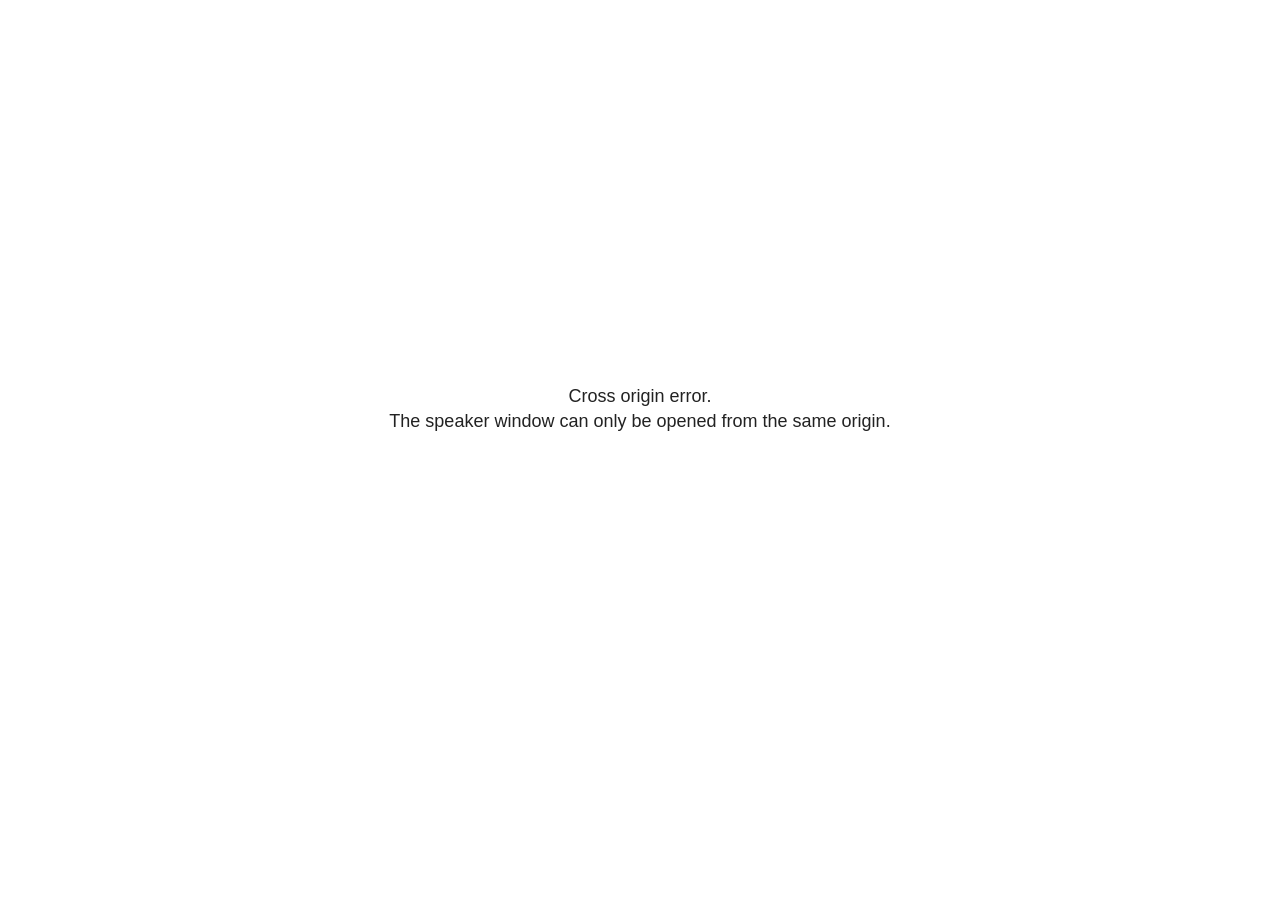
<file: docs/site_libs/revealjs/plugin/notes/speaker-view.html>
<!--
	NOTE: You need to build the notes plugin after making changes to this file.
-->
<html lang="en">
	<head>
		<meta charset="utf-8">

		<title>reveal.js - Speaker View</title>

		<style>
			body {
				font-family: Helvetica;
				font-size: 18px;
			}

			#current-slide,
			#upcoming-slide,
			#speaker-controls {
				padding: 6px;
				box-sizing: border-box;
				-moz-box-sizing: border-box;
			}

			#current-slide iframe,
			#upcoming-slide iframe {
				width: 100%;
				height: 100%;
				border: 1px solid #ddd;
			}

			#current-slide .label,
			#upcoming-slide .label {
				position: absolute;
				top: 10px;
				left: 10px;
				z-index: 2;
			}

			#connection-status {
				position: absolute;
				top: 0;
				left: 0;
				width: 100%;
				height: 100%;
				z-index: 20;
				padding: 30% 20% 20% 20%;
				font-size: 18px;
				color: #222;
				background: #fff;
				text-align: center;
				box-sizing: border-box;
				line-height: 1.4;
			}

			.overlay-element {
				height: 34px;
				line-height: 34px;
				padding: 0 10px;
				text-shadow: none;
				background: rgba( 220, 220, 220, 0.8 );
				color: #222;
				font-size: 14px;
			}

			.overlay-element.interactive:hover {
				background: rgba( 220, 220, 220, 1 );
			}

			#current-slide {
				position: absolute;
				width: 60%;
				height: 100%;
				top: 0;
				left: 0;
				padding-right: 0;
			}

			#upcoming-slide {
				position: absolute;
				width: 40%;
				height: 40%;
				right: 0;
				top: 0;
			}

			/* Speaker controls */
			#speaker-controls {
				position: absolute;
				top: 40%;
				right: 0;
				width: 40%;
				height: 60%;
				overflow: auto;
				font-size: 18px;
			}

				.speaker-controls-time.hidden,
				.speaker-controls-notes.hidden {
					display: none;
				}

				.speaker-controls-time .label,
				.speaker-controls-pace .label,
				.speaker-controls-notes .label {
					text-transform: uppercase;
					font-weight: normal;
					font-size: 0.66em;
					color: #666;
					margin: 0;
				}

				.speaker-controls-time, .speaker-controls-pace {
					border-bottom: 1px solid rgba( 200, 200, 200, 0.5 );
					margin-bottom: 10px;
					padding: 10px 16px;
					padding-bottom: 20px;
					cursor: pointer;
				}

				.speaker-controls-time .reset-button {
					opacity: 0;
					float: right;
					color: #666;
					text-decoration: none;
				}
				.speaker-controls-time:hover .reset-button {
					opacity: 1;
				}

				.speaker-controls-time .timer,
				.speaker-controls-time .clock {
					width: 50%;
				}

				.speaker-controls-time .timer,
				.speaker-controls-time .clock,
				.speaker-controls-time .pacing .hours-value,
				.speaker-controls-time .pacing .minutes-value,
				.speaker-controls-time .pacing .seconds-value {
					font-size: 1.9em;
				}

				.speaker-controls-time .timer {
					float: left;
				}

				.speaker-controls-time .clock {
					float: right;
					text-align: right;
				}

				.speaker-controls-time span.mute {
					opacity: 0.3;
				}

				.speaker-controls-time .pacing-title {
					margin-top: 5px;
				}

				.speaker-controls-time .pacing.ahead {
					color: blue;
				}

				.speaker-controls-time .pacing.on-track {
					color: green;
				}

				.speaker-controls-time .pacing.behind {
					color: red;
				}

				.speaker-controls-notes {
					padding: 10px 16px;
				}

				.speaker-controls-notes .value {
					margin-top: 5px;
					line-height: 1.4;
					font-size: 1.2em;
				}

			/* Layout selector */
			#speaker-layout {
				position: absolute;
				top: 10px;
				right: 10px;
				color: #222;
				z-index: 10;
			}
				#speaker-layout select {
					position: absolute;
					width: 100%;
					height: 100%;
					top: 0;
					left: 0;
					border: 0;
					box-shadow: 0;
					cursor: pointer;
					opacity: 0;

					font-size: 1em;
					background-color: transparent;

					-moz-appearance: none;
					-webkit-appearance: none;
					-webkit-tap-highlight-color: rgba(0, 0, 0, 0);
				}

				#speaker-layout select:focus {
					outline: none;
					box-shadow: none;
				}

			.clear {
				clear: both;
			}

			/* Speaker layout: Wide */
			body[data-speaker-layout="wide"] #current-slide,
			body[data-speaker-layout="wide"] #upcoming-slide {
				width: 50%;
				height: 45%;
				padding: 6px;
			}

			body[data-speaker-layout="wide"] #current-slide {
				top: 0;
				left: 0;
			}

			body[data-speaker-layout="wide"] #upcoming-slide {
				top: 0;
				left: 50%;
			}

			body[data-speaker-layout="wide"] #speaker-controls {
				top: 45%;
				left: 0;
				width: 100%;
				height: 50%;
				font-size: 1.25em;
			}

			/* Speaker layout: Tall */
			body[data-speaker-layout="tall"] #current-slide,
			body[data-speaker-layout="tall"] #upcoming-slide {
				width: 45%;
				height: 50%;
				padding: 6px;
			}

			body[data-speaker-layout="tall"] #current-slide {
				top: 0;
				left: 0;
			}

			body[data-speaker-layout="tall"] #upcoming-slide {
				top: 50%;
				left: 0;
			}

			body[data-speaker-layout="tall"] #speaker-controls {
				padding-top: 40px;
				top: 0;
				left: 45%;
				width: 55%;
				height: 100%;
				font-size: 1.25em;
			}

			/* Speaker layout: Notes only */
			body[data-speaker-layout="notes-only"] #current-slide,
			body[data-speaker-layout="notes-only"] #upcoming-slide {
				display: none;
			}

			body[data-speaker-layout="notes-only"] #speaker-controls {
				padding-top: 40px;
				top: 0;
				left: 0;
				width: 100%;
				height: 100%;
				font-size: 1.25em;
			}

			@media screen and (max-width: 1080px) {
				body[data-speaker-layout="default"] #speaker-controls {
					font-size: 16px;
				}
			}

			@media screen and (max-width: 900px) {
				body[data-speaker-layout="default"] #speaker-controls {
					font-size: 14px;
				}
			}

			@media screen and (max-width: 800px) {
				body[data-speaker-layout="default"] #speaker-controls {
					font-size: 12px;
				}
			}

		</style>
	</head>

	<body>

		<div id="connection-status">Loading speaker view...</div>

		<div id="current-slide"></div>
		<div id="upcoming-slide"><span class="overlay-element label">Upcoming</span></div>
		<div id="speaker-controls">
			<div class="speaker-controls-time">
				<h4 class="label">Time <span class="reset-button">Click to Reset</span></h4>
				<div class="clock">
					<span class="clock-value">0:00 AM</span>
				</div>
				<div class="timer">
					<span class="hours-value">00</span><span class="minutes-value">:00</span><span class="seconds-value">:00</span>
				</div>
				<div class="clear"></div>

				<h4 class="label pacing-title" style="display: none">Pacing – Time to finish current slide</h4>
				<div class="pacing" style="display: none">
					<span class="hours-value">00</span><span class="minutes-value">:00</span><span class="seconds-value">:00</span>
				</div>
			</div>

			<div class="speaker-controls-notes hidden">
				<h4 class="label">Notes</h4>
				<div class="value"></div>
			</div>
		</div>
		<div id="speaker-layout" class="overlay-element interactive">
			<span class="speaker-layout-label"></span>
			<select class="speaker-layout-dropdown"></select>
		</div>

		<script>

			(function() {

				var notes,
					notesValue,
					currentState,
					currentSlide,
					upcomingSlide,
					layoutLabel,
					layoutDropdown,
					pendingCalls = {},
					lastRevealApiCallId = 0,
					connected = false

				var connectionStatus = document.querySelector( '#connection-status' );

				var SPEAKER_LAYOUTS = {
					'default': 'Default',
					'wide': 'Wide',
					'tall': 'Tall',
					'notes-only': 'Notes only'
				};

				setupLayout();

				let openerOrigin;

				try {
					openerOrigin = window.opener.location.origin;
				}
				catch ( error ) { console.warn( error ) }

				// In order to prevent XSS, the speaker view will only run if its
				// opener has the same origin as itself
				if( window.location.origin !== openerOrigin ) {
					connectionStatus.innerHTML = 'Cross origin error.<br>The speaker window can only be opened from the same origin.';
					return;
				}

				var connectionTimeout = setTimeout( function() {
					connectionStatus.innerHTML = 'Error connecting to main window.<br>Please try closing and reopening the speaker view.';
				}, 5000 );

				window.addEventListener( 'message', function( event ) {

					// Validate the origin of all messages to avoid parsing messages
					// that aren't meant for us. Ignore when running off file:// so
					// that the speaker view continues to work without a web server.
					if( window.location.origin !== event.origin && window.location.origin !== 'file://' ) {
						return
					}

					clearTimeout( connectionTimeout );
					connectionStatus.style.display = 'none';

					var data = JSON.parse( event.data );

					// The overview mode is only useful to the reveal.js instance
					// where navigation occurs so we don't sync it
					if( data.state ) delete data.state.overview;

					// Messages sent by the notes plugin inside of the main window
					if( data && data.namespace === 'reveal-notes' ) {
						if( data.type === 'connect' ) {
							handleConnectMessage( data );
						}
						else if( data.type === 'state' ) {
							handleStateMessage( data );
						}
						else if( data.type === 'return' ) {
							pendingCalls[data.callId](data.result);
							delete pendingCalls[data.callId];
						}
					}
					// Messages sent by the reveal.js inside of the current slide preview
					else if( data && data.namespace === 'reveal' ) {
						if( /ready/.test( data.eventName ) ) {
							// Send a message back to notify that the handshake is complete
							window.opener.postMessage( JSON.stringify({ namespace: 'reveal-notes', type: 'connected'} ), '*' );
						}
						else if( /slidechanged|fragmentshown|fragmenthidden|paused|resumed/.test( data.eventName ) && currentState !== JSON.stringify( data.state ) ) {

							dispatchStateToMainWindow( data.state );

						}
					}

				} );

				/**
				 * Updates the presentation in the main window to match the state
				 * of the presentation in the notes window.
				 */
				const dispatchStateToMainWindow = debounce(( state ) => {
					window.opener.postMessage( JSON.stringify({ method: 'setState', args: [ state ]} ), '*' );
				}, 500);

				/**
				 * Asynchronously calls the Reveal.js API of the main frame.
				 */
				function callRevealApi( methodName, methodArguments, callback ) {

					var callId = ++lastRevealApiCallId;
					pendingCalls[callId] = callback;
					window.opener.postMessage( JSON.stringify( {
						namespace: 'reveal-notes',
						type: 'call',
						callId: callId,
						methodName: methodName,
						arguments: methodArguments
					} ), '*' );

				}

				/**
				 * Called when the main window is trying to establish a
				 * connection.
				 */
				function handleConnectMessage( data ) {

					if( connected === false ) {
						connected = true;

						setupIframes( data );
						setupKeyboard();
						setupNotes();
						setupTimer();
						setupHeartbeat();
					}

				}

				/**
				 * Called when the main window sends an updated state.
				 */
				function handleStateMessage( data ) {

					// Store the most recently set state to avoid circular loops
					// applying the same state
					currentState = JSON.stringify( data.state );

					// No need for updating the notes in case of fragment changes
					if ( data.notes ) {
						notes.classList.remove( 'hidden' );
						notesValue.style.whiteSpace = data.whitespace;
						if( data.markdown ) {
							notesValue.innerHTML = marked( data.notes );
						}
						else {
							notesValue.innerHTML = data.notes;
						}
					}
					else {
						notes.classList.add( 'hidden' );
					}

					// Update the note slides
					currentSlide.contentWindow.postMessage( JSON.stringify({ method: 'setState', args: [ data.state ] }), '*' );
					upcomingSlide.contentWindow.postMessage( JSON.stringify({ method: 'setState', args: [ data.state ] }), '*' );
					upcomingSlide.contentWindow.postMessage( JSON.stringify({ method: 'next' }), '*' );

				}

				// Limit to max one state update per X ms
				handleStateMessage = debounce( handleStateMessage, 200 );

				/**
				 * Forward keyboard events to the current slide window.
				 * This enables keyboard events to work even if focus
				 * isn't set on the current slide iframe.
				 *
				 * Block F5 default handling, it reloads and disconnects
				 * the speaker notes window.
				 */
				function setupKeyboard() {

					document.addEventListener( 'keydown', function( event ) {
						if( event.keyCode === 116 || ( event.metaKey && event.keyCode === 82 ) ) {
							event.preventDefault();
							return false;
						}
						currentSlide.contentWindow.postMessage( JSON.stringify({ method: 'triggerKey', args: [ event.keyCode ] }), '*' );
					} );

				}

				/**
				 * Creates the preview iframes.
				 */
				function setupIframes( data ) {

					var params = [
						'receiver',
						'progress=false',
						'history=false',
						'transition=none',
						'autoSlide=0',
						'backgroundTransition=none'
					].join( '&' );

					var urlSeparator = /\?/.test(data.url) ? '&' : '?';
					var hash = '#/' + data.state.indexh + '/' + data.state.indexv;
					var currentURL = data.url + urlSeparator + params + '&scrollActivationWidth=false&postMessageEvents=true' + hash;
					var upcomingURL = data.url + urlSeparator + params + '&scrollActivationWidth=false&controls=false' + hash;

					currentSlide = document.createElement( 'iframe' );
					currentSlide.setAttribute( 'width', 1280 );
					currentSlide.setAttribute( 'height', 1024 );
					currentSlide.setAttribute( 'src', currentURL );
					document.querySelector( '#current-slide' ).appendChild( currentSlide );

					upcomingSlide = document.createElement( 'iframe' );
					upcomingSlide.setAttribute( 'width', 640 );
					upcomingSlide.setAttribute( 'height', 512 );
					upcomingSlide.setAttribute( 'src', upcomingURL );
					document.querySelector( '#upcoming-slide' ).appendChild( upcomingSlide );

				}

				/**
				 * Setup the notes UI.
				 */
				function setupNotes() {

					notes = document.querySelector( '.speaker-controls-notes' );
					notesValue = document.querySelector( '.speaker-controls-notes .value' );

				}

				/**
				 * We send out a heartbeat at all times to ensure we can
				 * reconnect with the main presentation window after reloads.
				 */
				function setupHeartbeat() {

					setInterval( () => {
						window.opener.postMessage( JSON.stringify({ namespace: 'reveal-notes', type: 'heartbeat'} ), '*' );
					}, 1000 );

				}

				function getTimings( callback ) {

					callRevealApi( 'getSlidesAttributes', [], function ( slideAttributes ) {
						callRevealApi( 'getConfig', [], function ( config ) {
							var totalTime = config.totalTime;
							var minTimePerSlide = config.minimumTimePerSlide || 0;
							var defaultTiming = config.defaultTiming;
							if ((defaultTiming == null) && (totalTime == null)) {
								callback(null);
								return;
							}
							// Setting totalTime overrides defaultTiming
							if (totalTime) {
								defaultTiming = 0;
							}
							var timings = [];
							for ( var i in slideAttributes ) {
								var slide = slideAttributes[ i ];
								var timing = defaultTiming;
								if( slide.hasOwnProperty( 'data-timing' )) {
									var t = slide[ 'data-timing' ];
									timing = parseInt(t);
									if( isNaN(timing) ) {
										console.warn("Could not parse timing '" + t + "' of slide " + i + "; using default of " + defaultTiming);
										timing = defaultTiming;
									}
								}
								timings.push(timing);
							}
							if ( totalTime ) {
								// After we've allocated time to individual slides, we summarize it and
								// subtract it from the total time
								var remainingTime = totalTime - timings.reduce( function(a, b) { return a + b; }, 0 );
								// The remaining time is divided by the number of slides that have 0 seconds
								// allocated at the moment, giving the average time-per-slide on the remaining slides
								var remainingSlides = (timings.filter( function(x) { return x == 0 }) ).length
								var timePerSlide = Math.round( remainingTime / remainingSlides, 0 )
								// And now we replace every zero-value timing with that average
								timings = timings.map( function(x) { return (x==0 ? timePerSlide : x) } );
							}
							var slidesUnderMinimum = timings.filter( function(x) { return (x < minTimePerSlide) } ).length
							if ( slidesUnderMinimum ) {
								message = "The pacing time for " + slidesUnderMinimum + " slide(s) is under the configured minimum of " + minTimePerSlide + " seconds. Check the data-timing attribute on individual slides, or consider increasing the totalTime or minimumTimePerSlide configuration options (or removing some slides).";
								alert(message);
							}
							callback( timings );
						} );
					} );

				}

				/**
				 * Return the number of seconds allocated for presenting
				 * all slides up to and including this one.
				 */
				function getTimeAllocated( timings, callback ) {

					callRevealApi( 'getSlidePastCount', [], function ( currentSlide ) {
						var allocated = 0;
						for (var i in timings.slice(0, currentSlide + 1)) {
							allocated += timings[i];
						}
						callback( allocated );
					} );

				}

				/**
				 * Create the timer and clock and start updating them
				 * at an interval.
				 */
				function setupTimer() {

					var start = new Date(),
					timeEl = document.querySelector( '.speaker-controls-time' ),
					clockEl = timeEl.querySelector( '.clock-value' ),
					hoursEl = timeEl.querySelector( '.hours-value' ),
					minutesEl = timeEl.querySelector( '.minutes-value' ),
					secondsEl = timeEl.querySelector( '.seconds-value' ),
					pacingTitleEl = timeEl.querySelector( '.pacing-title' ),
					pacingEl = timeEl.querySelector( '.pacing' ),
					pacingHoursEl = pacingEl.querySelector( '.hours-value' ),
					pacingMinutesEl = pacingEl.querySelector( '.minutes-value' ),
					pacingSecondsEl = pacingEl.querySelector( '.seconds-value' );

					var timings = null;
					getTimings( function ( _timings ) {

						timings = _timings;
						if (_timings !== null) {
							pacingTitleEl.style.removeProperty('display');
							pacingEl.style.removeProperty('display');
						}

						// Update once directly
						_updateTimer();

						// Then update every second
						setInterval( _updateTimer, 1000 );

					} );


					function _resetTimer() {

						if (timings == null) {
							start = new Date();
							_updateTimer();
						}
						else {
							// Reset timer to beginning of current slide
							getTimeAllocated( timings, function ( slideEndTimingSeconds ) {
								var slideEndTiming = slideEndTimingSeconds * 1000;
								callRevealApi( 'getSlidePastCount', [], function ( currentSlide ) {
									var currentSlideTiming = timings[currentSlide] * 1000;
									var previousSlidesTiming = slideEndTiming - currentSlideTiming;
									var now = new Date();
									start = new Date(now.getTime() - previousSlidesTiming);
									_updateTimer();
								} );
							} );
						}

					}

					timeEl.addEventListener( 'click', function() {
						_resetTimer();
						return false;
					} );

					function _displayTime( hrEl, minEl, secEl, time) {

						var sign = Math.sign(time) == -1 ? "-" : "";
						time = Math.abs(Math.round(time / 1000));
						var seconds = time % 60;
						var minutes = Math.floor( time / 60 ) % 60 ;
						var hours = Math.floor( time / ( 60 * 60 )) ;
						hrEl.innerHTML = sign + zeroPadInteger( hours );
						if (hours == 0) {
							hrEl.classList.add( 'mute' );
						}
						else {
							hrEl.classList.remove( 'mute' );
						}
						minEl.innerHTML = ':' + zeroPadInteger( minutes );
						if (hours == 0 && minutes == 0) {
							minEl.classList.add( 'mute' );
						}
						else {
							minEl.classList.remove( 'mute' );
						}
						secEl.innerHTML = ':' + zeroPadInteger( seconds );
					}

					function _updateTimer() {

						var diff, hours, minutes, seconds,
						now = new Date();

						diff = now.getTime() - start.getTime();

						clockEl.innerHTML = now.toLocaleTimeString( 'en-US', { hour12: true, hour: '2-digit', minute:'2-digit' } );
						_displayTime( hoursEl, minutesEl, secondsEl, diff );
						if (timings !== null) {
							_updatePacing(diff);
						}

					}

					function _updatePacing(diff) {

						getTimeAllocated( timings, function ( slideEndTimingSeconds ) {
							var slideEndTiming = slideEndTimingSeconds * 1000;

							callRevealApi( 'getSlidePastCount', [], function ( currentSlide ) {
								var currentSlideTiming = timings[currentSlide] * 1000;
								var timeLeftCurrentSlide = slideEndTiming - diff;
								if (timeLeftCurrentSlide < 0) {
									pacingEl.className = 'pacing behind';
								}
								else if (timeLeftCurrentSlide < currentSlideTiming) {
									pacingEl.className = 'pacing on-track';
								}
								else {
									pacingEl.className = 'pacing ahead';
								}
								_displayTime( pacingHoursEl, pacingMinutesEl, pacingSecondsEl, timeLeftCurrentSlide );
							} );
						} );
					}

				}

				/**
				 * Sets up the speaker view layout and layout selector.
				 */
				function setupLayout() {

					layoutDropdown = document.querySelector( '.speaker-layout-dropdown' );
					layoutLabel = document.querySelector( '.speaker-layout-label' );

					// Render the list of available layouts
					for( var id in SPEAKER_LAYOUTS ) {
						var option = document.createElement( 'option' );
						option.setAttribute( 'value', id );
						option.textContent = SPEAKER_LAYOUTS[ id ];
						layoutDropdown.appendChild( option );
					}

					// Monitor the dropdown for changes
					layoutDropdown.addEventListener( 'change', function( event ) {

						setLayout( layoutDropdown.value );

					}, false );

					// Restore any currently persisted layout
					setLayout( getLayout() );

				}

				/**
				 * Sets a new speaker view layout. The layout is persisted
				 * in local storage.
				 */
				function setLayout( value ) {

					var title = SPEAKER_LAYOUTS[ value ];

					layoutLabel.innerHTML = 'Layout' + ( title ? ( ': ' + title ) : '' );
					layoutDropdown.value = value;

					document.body.setAttribute( 'data-speaker-layout', value );

					// Persist locally
					if( supportsLocalStorage() ) {
						window.localStorage.setItem( 'reveal-speaker-layout', value );
					}

				}

				/**
				 * Returns the ID of the most recently set speaker layout
				 * or our default layout if none has been set.
				 */
				function getLayout() {

					if( supportsLocalStorage() ) {
						var layout = window.localStorage.getItem( 'reveal-speaker-layout' );
						if( layout ) {
							return layout;
						}
					}

					// Default to the first record in the layouts hash
					for( var id in SPEAKER_LAYOUTS ) {
						return id;
					}

				}

				function supportsLocalStorage() {

					try {
						localStorage.setItem('test', 'test');
						localStorage.removeItem('test');
						return true;
					}
					catch( e ) {
						return false;
					}

				}

				function zeroPadInteger( num ) {

					var str = '00' + parseInt( num );
					return str.substring( str.length - 2 );

				}

				/**
				 * Limits the frequency at which a function can be called.
				 */
				function debounce( fn, ms ) {

					var lastTime = 0,
						timeout;

					return function() {

						var args = arguments;
						var context = this;

						clearTimeout( timeout );

						var timeSinceLastCall = Date.now() - lastTime;
						if( timeSinceLastCall > ms ) {
							fn.apply( context, args );
							lastTime = Date.now();
						}
						else {
							timeout = setTimeout( function() {
								fn.apply( context, args );
								lastTime = Date.now();
							}, ms - timeSinceLastCall );
						}

					}

				}

			})();

		</script>
	</body>
</html>
</file>
<file: docs/site_libs/quarto-html/tippy.css>
.tippy-box[data-animation=fade][data-state=hidden]{opacity:0}[data-tippy-root]{max-width:calc(100vw - 10px)}.tippy-box{position:relative;background-color:#333;color:#fff;border-radius:4px;font-size:14px;line-height:1.4;white-space:normal;outline:0;transition-property:transform,visibility,opacity}.tippy-box[data-placement^=top]>.tippy-arrow{bottom:0}.tippy-box[data-placement^=top]>.tippy-arrow:before{bottom:-7px;left:0;border-width:8px 8px 0;border-top-color:initial;transform-origin:center top}.tippy-box[data-placement^=bottom]>.tippy-arrow{top:0}.tippy-box[data-placement^=bottom]>.tippy-arrow:before{top:-7px;left:0;border-width:0 8px 8px;border-bottom-color:initial;transform-origin:center bottom}.tippy-box[data-placement^=left]>.tippy-arrow{right:0}.tippy-box[data-placement^=left]>.tippy-arrow:before{border-width:8px 0 8px 8px;border-left-color:initial;right:-7px;transform-origin:center left}.tippy-box[data-placement^=right]>.tippy-arrow{left:0}.tippy-box[data-placement^=right]>.tippy-arrow:before{left:-7px;border-width:8px 8px 8px 0;border-right-color:initial;transform-origin:center right}.tippy-box[data-inertia][data-state=visible]{transition-timing-function:cubic-bezier(.54,1.5,.38,1.11)}.tippy-arrow{width:16px;height:16px;color:#333}.tippy-arrow:before{content:"";position:absolute;border-color:transparent;border-style:solid}.tippy-content{position:relative;padding:5px 9px;z-index:1}
</file>
<file: docs/site_libs/quarto-html/quarto-syntax-highlighting-7f8f88aac4f3542376d5c11b86a4c14d.css>
/* quarto syntax highlight colors */
:root {
  --quarto-hl-ot-color: #003B4F;
  --quarto-hl-at-color: #657422;
  --quarto-hl-ss-color: #20794D;
  --quarto-hl-an-color: #5E5E5E;
  --quarto-hl-fu-color: #4758AB;
  --quarto-hl-st-color: #20794D;
  --quarto-hl-cf-color: #003B4F;
  --quarto-hl-op-color: #5E5E5E;
  --quarto-hl-er-color: #AD0000;
  --quarto-hl-bn-color: #AD0000;
  --quarto-hl-al-color: #AD0000;
  --quarto-hl-va-color: #111111;
  --quarto-hl-bu-color: inherit;
  --quarto-hl-ex-color: inherit;
  --quarto-hl-pp-color: #AD0000;
  --quarto-hl-in-color: #5E5E5E;
  --quarto-hl-vs-color: #20794D;
  --quarto-hl-wa-color: #5E5E5E;
  --quarto-hl-do-color: #5E5E5E;
  --quarto-hl-im-color: #00769E;
  --quarto-hl-ch-color: #20794D;
  --quarto-hl-dt-color: #AD0000;
  --quarto-hl-fl-color: #AD0000;
  --quarto-hl-co-color: #5E5E5E;
  --quarto-hl-cv-color: #5E5E5E;
  --quarto-hl-cn-color: #8f5902;
  --quarto-hl-sc-color: #5E5E5E;
  --quarto-hl-dv-color: #AD0000;
  --quarto-hl-kw-color: #003B4F;
}

/* other quarto variables */
:root {
  --quarto-font-monospace: SFMono-Regular, Menlo, Monaco, Consolas, "Liberation Mono", "Courier New", monospace;
}

/* syntax highlight based on Pandoc's rules */
pre > code.sourceCode > span {
  color: #003B4F;
}

code.sourceCode > span {
  color: #003B4F;
}

div.sourceCode,
div.sourceCode pre.sourceCode {
  color: #003B4F;
}

/* Normal */
code span {
  color: #003B4F;
}

/* Alert */
code span.al {
  color: #AD0000;
  font-style: inherit;
}

/* Annotation */
code span.an {
  color: #5E5E5E;
  font-style: inherit;
}

/* Attribute */
code span.at {
  color: #657422;
  font-style: inherit;
}

/* BaseN */
code span.bn {
  color: #AD0000;
  font-style: inherit;
}

/* BuiltIn */
code span.bu {
  font-style: inherit;
}

/* ControlFlow */
code span.cf {
  color: #003B4F;
  font-weight: bold;
  font-style: inherit;
}

/* Char */
code span.ch {
  color: #20794D;
  font-style: inherit;
}

/* Constant */
code span.cn {
  color: #8f5902;
  font-style: inherit;
}

/* Comment */
code span.co {
  color: #5E5E5E;
  font-style: inherit;
}

/* CommentVar */
code span.cv {
  color: #5E5E5E;
  font-style: italic;
}

/* Documentation */
code span.do {
  color: #5E5E5E;
  font-style: italic;
}

/* DataType */
code span.dt {
  color: #AD0000;
  font-style: inherit;
}

/* DecVal */
code span.dv {
  color: #AD0000;
  font-style: inherit;
}

/* Error */
code span.er {
  color: #AD0000;
  font-style: inherit;
}

/* Extension */
code span.ex {
  font-style: inherit;
}

/* Float */
code span.fl {
  color: #AD0000;
  font-style: inherit;
}

/* Function */
code span.fu {
  color: #4758AB;
  font-style: inherit;
}

/* Import */
code span.im {
  color: #00769E;
  font-style: inherit;
}

/* Information */
code span.in {
  color: #5E5E5E;
  font-style: inherit;
}

/* Keyword */
code span.kw {
  color: #003B4F;
  font-weight: bold;
  font-style: inherit;
}

/* Operator */
code span.op {
  color: #5E5E5E;
  font-style: inherit;
}

/* Other */
code span.ot {
  color: #003B4F;
  font-style: inherit;
}

/* Preprocessor */
code span.pp {
  color: #AD0000;
  font-style: inherit;
}

/* SpecialChar */
code span.sc {
  color: #5E5E5E;
  font-style: inherit;
}

/* SpecialString */
code span.ss {
  color: #20794D;
  font-style: inherit;
}

/* String */
code span.st {
  color: #20794D;
  font-style: inherit;
}

/* Variable */
code span.va {
  color: #111111;
  font-style: inherit;
}

/* VerbatimString */
code span.vs {
  color: #20794D;
  font-style: inherit;
}

/* Warning */
code span.wa {
  color: #5E5E5E;
  font-style: italic;
}

.prevent-inlining {
  content: "</";
}

/*# sourceMappingURL=789ad8cd35626ba772517505b42a116e.css.map */
</file>
<file: docs/styles.css>
/* ── SHAYAH LACOUR PORTFOLIO — SHARED STYLES ── */

@import url('https://fonts.googleapis.com/css2?family=Cormorant+Garamond:ital,wght@0,300;0,400;0,500;1,300;1,400&family=Jost:wght@300;400;500&display=swap');

:root {
  --bg: #EEF5FB;
  --surface: #F7FAFE;
  --white: #ffffff;
  --ink: #1C2B3A;
  --muted: #7A90A4;
  --orange: #E8722A;
  --orange-light: #FDF0E8;
  --orange-mid: #F0945A;
  --blue: #4A90C4;
  --blue-light: #DAE9F5;
  --border: rgba(74,144,196,0.15);
  --border-strong: rgba(74,144,196,0.28);
}

/* ── BASE ── */
body {
  font-family: 'Jost', sans-serif;
  background: var(--bg);
  color: var(--ink);
  font-size: 16px;
  line-height: 1.7;
}

/* ── QUARTO OVERRIDES ── */
#quarto-content {
  max-width: 1080px;
  margin: 0 auto;
  padding: 4rem 3rem;
}

.quarto-title-block { display: none !important; }
h1.title { display: none !important; }

/* ── NAVBAR ── */
.navbar {
  background: #1C2B3A !important;
  border-bottom: 1px solid rgba(74,144,196,0.2);
  padding: 0 2rem;
  min-height: 62px;
}

.navbar-brand {
  font-family: 'Cormorant Garamond', serif;
  font-size: 1.4rem;
  font-weight: 400;
  color: #EEF5FB !important;
  letter-spacing: 0.03em;
}

.navbar-brand::after {
  content: '.';
  color: var(--orange);
}

.navbar-nav .nav-link {
  font-size: 0.76rem;
  letter-spacing: 0.1em;
  text-transform: uppercase;
  color: rgba(238,245,251,0.65) !important;
  font-weight: 400;
  transition: color 0.2s;
  padding: 0.5rem 0.8rem;
}

.navbar-nav .nav-link:hover,
.navbar-nav .nav-link.active {
  color: #EEF5FB !important;
}

/* ── PAGE HEADER ── */
.page-header {
  margin-bottom: 3.5rem;
  padding-bottom: 2rem;
  border-bottom: 1px solid var(--border);
}

.page-eyebrow {
  font-size: 0.7rem;
  letter-spacing: 0.2em;
  text-transform: uppercase;
  color: var(--orange);
  margin-bottom: 0.8rem;
  font-weight: 400;
}

.page-header h2 {
  font-family: 'Cormorant Garamond', serif;
  font-size: clamp(2.4rem, 4vw, 3.8rem);
  font-weight: 300;
  line-height: 1.1;
  margin-bottom: 0.8rem;
  color: var(--ink);
}

.page-header .page-desc {
  color: var(--muted);
  font-weight: 300;
  max-width: 55ch;
  font-size: 0.95rem;
}

/* ── PROJECT CARDS ── */
.projects-grid {
  display: grid;
  grid-template-columns: repeat(auto-fill, minmax(290px, 1fr));
  gap: 1.4rem;
  margin-top: 1.4rem;
}

.project-card {
  background: var(--white);
  border: 1px solid var(--border);
  border-radius: 18px;
  padding: 1.8rem;
  transition: transform 0.25s, border-color 0.25s, box-shadow 0.25s;
  cursor: pointer;
}

.project-card:hover {
  transform: translateY(-4px);
  border-color: var(--border-strong);
  box-shadow: 0 8px 32px rgba(74,144,196,0.1);
}

.card-icon {
  width: 46px;
  height: 46px;
  background: var(--orange-light);
  border-radius: 12px;
  display: flex;
  align-items: center;
  justify-content: center;
  font-size: 1.2rem;
  margin-bottom: 1.2rem;
}

.card-type {
  font-size: 0.68rem;
  letter-spacing: 0.14em;
  text-transform: uppercase;
  color: var(--orange);
  font-weight: 400;
  margin-bottom: 0.5rem;
}

.project-card h3 {
  font-family: 'Cormorant Garamond', serif;
  font-size: 1.3rem;
  font-weight: 400;
  margin-bottom: 0.7rem;
  line-height: 1.25;
  color: var(--ink);
  border: none;
}

.project-card p {
  font-size: 0.87rem;
  color: var(--muted);
  font-weight: 300;
  margin-bottom: 1.5rem;
  line-height: 1.65;
}

.card-footer {
  display: flex;
  align-items: center;
  justify-content: space-between;
}

.card-tag {
  font-size: 0.7rem;
  padding: 0.28rem 0.8rem;
  background: var(--blue-light);
  color: var(--blue);
  border-radius: 100px;
  font-weight: 400;
}

.card-arrow {
  width: 30px;
  height: 30px;
  border-radius: 50%;
  border: 1px solid var(--border-strong);
  display: flex;
  align-items: center;
  justify-content: center;
  font-size: 0.85rem;
  color: var(--muted);
  transition: all 0.2s;
  background: var(--white);
}

.project-card:hover .card-arrow {
  background: var(--orange);
  color: #fff;
  border-color: var(--orange);
}

/* ── FEATURED DARK CARD ── */
.featured-card {
  background: linear-gradient(135deg, #1C2B3A 0%, #2A3E55 100%);
  color: #fff;
  border-radius: 18px;
  padding: 2.5rem;
  margin-bottom: 1.4rem;
  position: relative;
  overflow: hidden;
  border: none;
  cursor: pointer;
  transition: transform 0.25s, box-shadow 0.25s;
}

.featured-card:hover {
  transform: translateY(-4px);
  box-shadow: 0 8px 32px rgba(28,43,58,0.25);
}

.featured-card::before {
  content: '';
  position: absolute;
  width: 280px; height: 280px;
  background: rgba(122,175,224,0.1);
  border-radius: 50%;
  top: -100px; right: -60px;
}

.featured-card::after {
  content: '';
  position: absolute;
  width: 140px; height: 140px;
  background: rgba(232,114,42,0.12);
  border-radius: 50%;
  bottom: -40px; left: 60px;
}

.featured-card .card-icon { background: rgba(255,255,255,0.1); }
.featured-card .card-type { color: #F0945A; }
.featured-card h3 { color: #fff !important; font-size: 1.6rem !important; border: none; }
.featured-card p { color: rgba(255,255,255,0.55) !important; }
.featured-card .card-tag { background: rgba(255,255,255,0.1); color: rgba(255,255,255,0.8); }
.featured-card .card-arrow { border-color: rgba(255,255,255,0.2); color: rgba(255,255,255,0.6); background: transparent; }
.featured-card:hover .card-arrow { background: var(--orange); border-color: var(--orange); color: #fff; }

/* ── MODAL ── */
.project-detail {
  display: none;
  position: fixed;
  inset: 0;
  background: rgba(28,43,58,0.45);
  z-index: 9999;
  align-items: center;
  justify-content: center;
  padding: 2rem;
  backdrop-filter: blur(4px);
}

.project-detail.open { display: flex; }

.detail-panel {
  background: var(--surface);
  border-radius: 22px;
  max-width: 600px;
  width: 100%;
  max-height: 86vh;
  overflow-y: auto;
  padding: 3rem;
  border: 1px solid var(--border);
}

.detail-panel h3 {
  font-family: 'Cormorant Garamond', serif;
  font-size: 2rem;
  font-weight: 400;
  margin-bottom: 0.5rem;
  color: var(--ink);
  border: none;
}

.detail-meta {
  display: flex;
  gap: 0.5rem;
  flex-wrap: wrap;
  margin-bottom: 2rem;
  margin-top: 0.75rem;
}

.detail-section { margin-bottom: 1.4rem; }

.detail-section label {
  display: block;
  font-size: 0.67rem;
  letter-spacing: 0.16em;
  text-transform: uppercase;
  color: var(--orange);
  font-weight: 400;
  margin-bottom: 0.35rem;
}

.detail-section p {
  color: var(--muted);
  font-weight: 300;
  font-size: 0.92rem;
  line-height: 1.65;
  margin-bottom: 0;
}

.close-btn {
  float: right;
  background: none;
  border: 1px solid var(--border-strong);
  border-radius: 50%;
  width: 34px; height: 34px;
  cursor: pointer;
  font-size: 0.9rem;
  color: var(--muted);
  display: flex;
  align-items: center;
  justify-content: center;
  transition: all 0.2s;
}

.close-btn:hover { background: var(--orange); color: #fff; border-color: var(--orange); }

/* ── RESUME ── */
.resume-layout {
  display: grid;
  grid-template-columns: 1fr 2.2fr;
  gap: 3.5rem;
}

.resume-name {
  font-family: 'Cormorant Garamond', serif;
  font-size: 2.6rem;
  font-weight: 300;
  line-height: 1.1;
  margin-bottom: 0.4rem;
  color: var(--ink);
}

.resume-title-tag {
  font-size: 0.82rem;
  color: var(--muted);
  font-weight: 300;
  margin-bottom: 1.5rem;
}

.dot {
  display: inline-block;
  width: 4px; height: 4px;
  border-radius: 50%;
  background: var(--orange);
  margin: 0 0.3rem;
  vertical-align: middle;
}

.download-btn {
  display: inline-flex;
  align-items: center;
  gap: 0.5rem;
  border: 1px solid var(--border-strong);
  border-radius: 100px;
  padding: 0.55rem 1.2rem;
  font-size: 0.75rem;
  cursor: pointer;
  color: var(--blue);
  background: var(--white);
  text-decoration: none;
  transition: all 0.2s;
  font-family: 'Jost', sans-serif;
  letter-spacing: 0.05em;
  text-transform: uppercase;
}

.download-btn:hover { background: var(--orange); color: #fff; border-color: var(--orange); }

.resume-section { margin-bottom: 2.4rem; }

.resume-section h4 {
  font-size: 0.67rem;
  letter-spacing: 0.18em;
  text-transform: uppercase;
  color: var(--orange);
  font-weight: 400;
  margin-bottom: 1rem;
  padding-bottom: 0.5rem;
  border-bottom: 1px solid var(--border);
  border-top: none;
}

.resume-section p,
.resume-section li {
  font-size: 0.88rem;
  color: var(--muted);
  font-weight: 300;
  margin-bottom: 0.35rem;
}

.resume-section ul { padding-left: 0; }
.resume-section li { list-style: none; padding-left: 0.8em; }
.resume-section li::before { content: '·'; margin-right: 0.5em; color: var(--orange); }

.resume-entry { margin-bottom: 1.6rem; }

.resume-entry h5 {
  font-family: 'Cormorant Garamond', serif;
  font-size: 1.1rem;
  font-weight: 400;
  margin-bottom: 0.1rem;
  color: var(--ink);
  border: none;
}

.resume-entry .meta {
  font-size: 0.76rem;
  color: var(--orange);
  margin-bottom: 0.4rem;
}

.resume-entry p {
  font-size: 0.86rem;
  color: var(--muted);
  font-weight: 300;
  line-height: 1.65;
  margin-bottom: 0;
}

/* ── HOME HERO ── */
.hero {
  display: grid;
  grid-template-columns: 1fr 1fr;
  gap: 4rem;
  align-items: center;
  min-height: calc(100vh - 62px - 8rem);
  padding-top: 2rem;
}

.hero-eyebrow {
  font-size: 0.72rem;
  letter-spacing: 0.2em;
  text-transform: uppercase;
  color: var(--orange);
  margin-bottom: 1.2rem;
  font-weight: 400;
}

.hero h1 {
  font-family: 'Cormorant Garamond', serif;
  font-size: clamp(2rem, 3.5vw, 3.2rem);
  font-weight: 300;
  line-height: 1.15;            
  margin-bottom: 1.2rem;
  color: var(--ink);
  border: none;
}

.hero h1 em { font-style: italic; color: var(--orange); }

.hero-desc {
  color: var(--muted);
  max-width: 38ch;
  margin-bottom: 2.5rem;
  font-weight: 300;
  font-size: 1rem;
}

.hero-cta {
  display: inline-flex;
  align-items: center;
  gap: 0.7rem;
  background: var(--orange);
  color: #fff;
  padding: 0.8rem 2rem;
  border-radius: 100px;
  text-decoration: none;
  font-size: 0.8rem;
  font-weight: 400;
  letter-spacing: 0.06em;
  text-transform: uppercase;
  transition: background 0.2s, transform 0.15s;
}

.hero-cta:hover { background: #d4621e; transform: translateY(-1px); color: #fff; }




.hero-tags { display: flex; gap: 0.5rem; flex-wrap: wrap; margin-top: 2rem; }

.hero-visual {
  width: 100%;
  max-width: 620px;
  aspect-ratio: 1;
  border-radius: 50%;
  overflow: hidden;
  justify-self: center;
}

.hero-visual img {
  width: 100%;
  height: 100%;
  object-fit: cover;
  display: block;
}

.tag {
  font-size: 0.72rem;
  padding: 0.35rem 0.9rem;
  border-radius: 100px;
  border: 1px solid var(--border-strong);
  color: var(--blue);
  font-weight: 400;
  letter-spacing: 0.04em;
  background: var(--white);
}

/* ── RESPONSIVE ── */
@media (max-width: 768px) {
  #quarto-content { padding: 2rem 1.5rem; }
  .hero { grid-template-columns: 1fr; }
  .hero-visual { display: none; }
  .resume-layout { grid-template-columns: 1fr; }
  .projects-grid { grid-template-columns: 1fr; }
}
</file>
<file: docs/site_libs/lightable-0.0.1/lightable.css>
/*!
 * lightable v0.0.1
 * Copyright 2020 Hao Zhu
 * Licensed under MIT (https://github.com/haozhu233/kableExtra/blob/master/LICENSE)
 */

.lightable-minimal {
  border-collapse: separate;
  border-spacing: 16px 1px;
  width: 100%;
  margin-bottom: 10px;
}

.lightable-minimal td {
  margin-left: 5px;
  margin-right: 5px;
}

.lightable-minimal th {
  margin-left: 5px;
  margin-right: 5px;
}

.lightable-minimal thead tr:last-child th {
  border-bottom: 2px solid #00000050;
  empty-cells: hide;

}

.lightable-minimal tbody tr:first-child td {
  padding-top: 0.5em;
}

.lightable-minimal.lightable-hover tbody tr:hover {
  background-color: #f5f5f5;
}

.lightable-minimal.lightable-striped tbody tr:nth-child(even) {
  background-color: #f5f5f5;
}

.lightable-classic {
  border-top: 0.16em solid #111111;
  border-bottom: 0.16em solid #111111;
  width: 100%;
  margin-bottom: 10px;
  margin: 10px 5px;
}

.lightable-classic tfoot tr td {
  border: 0;
}

.lightable-classic tfoot tr:first-child td {
  border-top: 0.14em solid #111111;
}

.lightable-classic caption {
  color: #222222;
}

.lightable-classic td {
  padding-left: 5px;
  padding-right: 5px;
  color: #222222;
}

.lightable-classic th {
  padding-left: 5px;
  padding-right: 5px;
  font-weight: normal;
  color: #222222;
}

.lightable-classic thead tr:last-child th {
  border-bottom: 0.10em solid #111111;
}

.lightable-classic.lightable-hover tbody tr:hover {
  background-color: #F9EEC1;
}

.lightable-classic.lightable-striped tbody tr:nth-child(even) {
  background-color: #f5f5f5;
}

.lightable-classic-2 {
  border-top: 3px double #111111;
  border-bottom: 3px double #111111;
  width: 100%;
  margin-bottom: 10px;
}

.lightable-classic-2 tfoot tr td {
  border: 0;
}

.lightable-classic-2 tfoot tr:first-child td {
  border-top: 3px double #111111;
}

.lightable-classic-2 caption {
  color: #222222;
}

.lightable-classic-2 td {
  padding-left: 5px;
  padding-right: 5px;
  color: #222222;
}

.lightable-classic-2 th {
  padding-left: 5px;
  padding-right: 5px;
  font-weight: normal;
  color: #222222;
}

.lightable-classic-2 tbody tr:last-child td {
  border-bottom: 3px double #111111;
}

.lightable-classic-2 thead tr:last-child th {
  border-bottom: 1px solid #111111;
}

.lightable-classic-2.lightable-hover tbody tr:hover {
  background-color: #F9EEC1;
}

.lightable-classic-2.lightable-striped tbody tr:nth-child(even) {
  background-color: #f5f5f5;
}

.lightable-material {
  min-width: 100%;
  white-space: nowrap;
  table-layout: fixed;
  font-family: Roboto, sans-serif;
  border: 1px solid #EEE;
  border-collapse: collapse;
  margin-bottom: 10px;
}

.lightable-material tfoot tr td {
  border: 0;
}

.lightable-material tfoot tr:first-child td {
  border-top: 1px solid #EEE;
}

.lightable-material th {
  height: 56px;
  padding-left: 16px;
  padding-right: 16px;
}

.lightable-material td {
  height: 52px;
  padding-left: 16px;
  padding-right: 16px;
  border-top: 1px solid #eeeeee;
}

.lightable-material.lightable-hover tbody tr:hover {
  background-color: #f5f5f5;
}

.lightable-material.lightable-striped tbody tr:nth-child(even) {
  background-color: #f5f5f5;
}

.lightable-material.lightable-striped tbody td {
  border: 0;
}

.lightable-material.lightable-striped thead tr:last-child th {
  border-bottom: 1px solid #ddd;
}

.lightable-material-dark {
  min-width: 100%;
  white-space: nowrap;
  table-layout: fixed;
  font-family: Roboto, sans-serif;
  border: 1px solid #FFFFFF12;
  border-collapse: collapse;
  margin-bottom: 10px;
  background-color: #363640;
}

.lightable-material-dark tfoot tr td {
  border: 0;
}

.lightable-material-dark tfoot tr:first-child td {
  border-top: 1px solid #FFFFFF12;
}

.lightable-material-dark th {
  height: 56px;
  padding-left: 16px;
  padding-right: 16px;
  color: #FFFFFF60;
}

.lightable-material-dark td {
  height: 52px;
  padding-left: 16px;
  padding-right: 16px;
  color: #FFFFFF;
  border-top: 1px solid #FFFFFF12;
}

.lightable-material-dark.lightable-hover tbody tr:hover {
  background-color: #FFFFFF12;
}

.lightable-material-dark.lightable-striped tbody tr:nth-child(even) {
  background-color: #FFFFFF12;
}

.lightable-material-dark.lightable-striped tbody td {
  border: 0;
}

.lightable-material-dark.lightable-striped thead tr:last-child th {
  border-bottom: 1px solid #FFFFFF12;
}

.lightable-paper {
  width: 100%;
  margin-bottom: 10px;
  color: #444;
}

.lightable-paper tfoot tr td {
  border: 0;
}

.lightable-paper tfoot tr:first-child td {
  border-top: 1px solid #00000020;
}

.lightable-paper thead tr:last-child th {
  color: #666;
  vertical-align: bottom;
  border-bottom: 1px solid #00000020;
  line-height: 1.15em;
  padding: 10px 5px;
}

.lightable-paper td {
  vertical-align: middle;
  border-bottom: 1px solid #00000010;
  line-height: 1.15em;
  padding: 7px 5px;
}

.lightable-paper.lightable-hover tbody tr:hover {
  background-color: #F9EEC1;
}

.lightable-paper.lightable-striped tbody tr:nth-child(even) {
  background-color: #00000008;
}

.lightable-paper.lightable-striped tbody td {
  border: 0;
}
</file>
